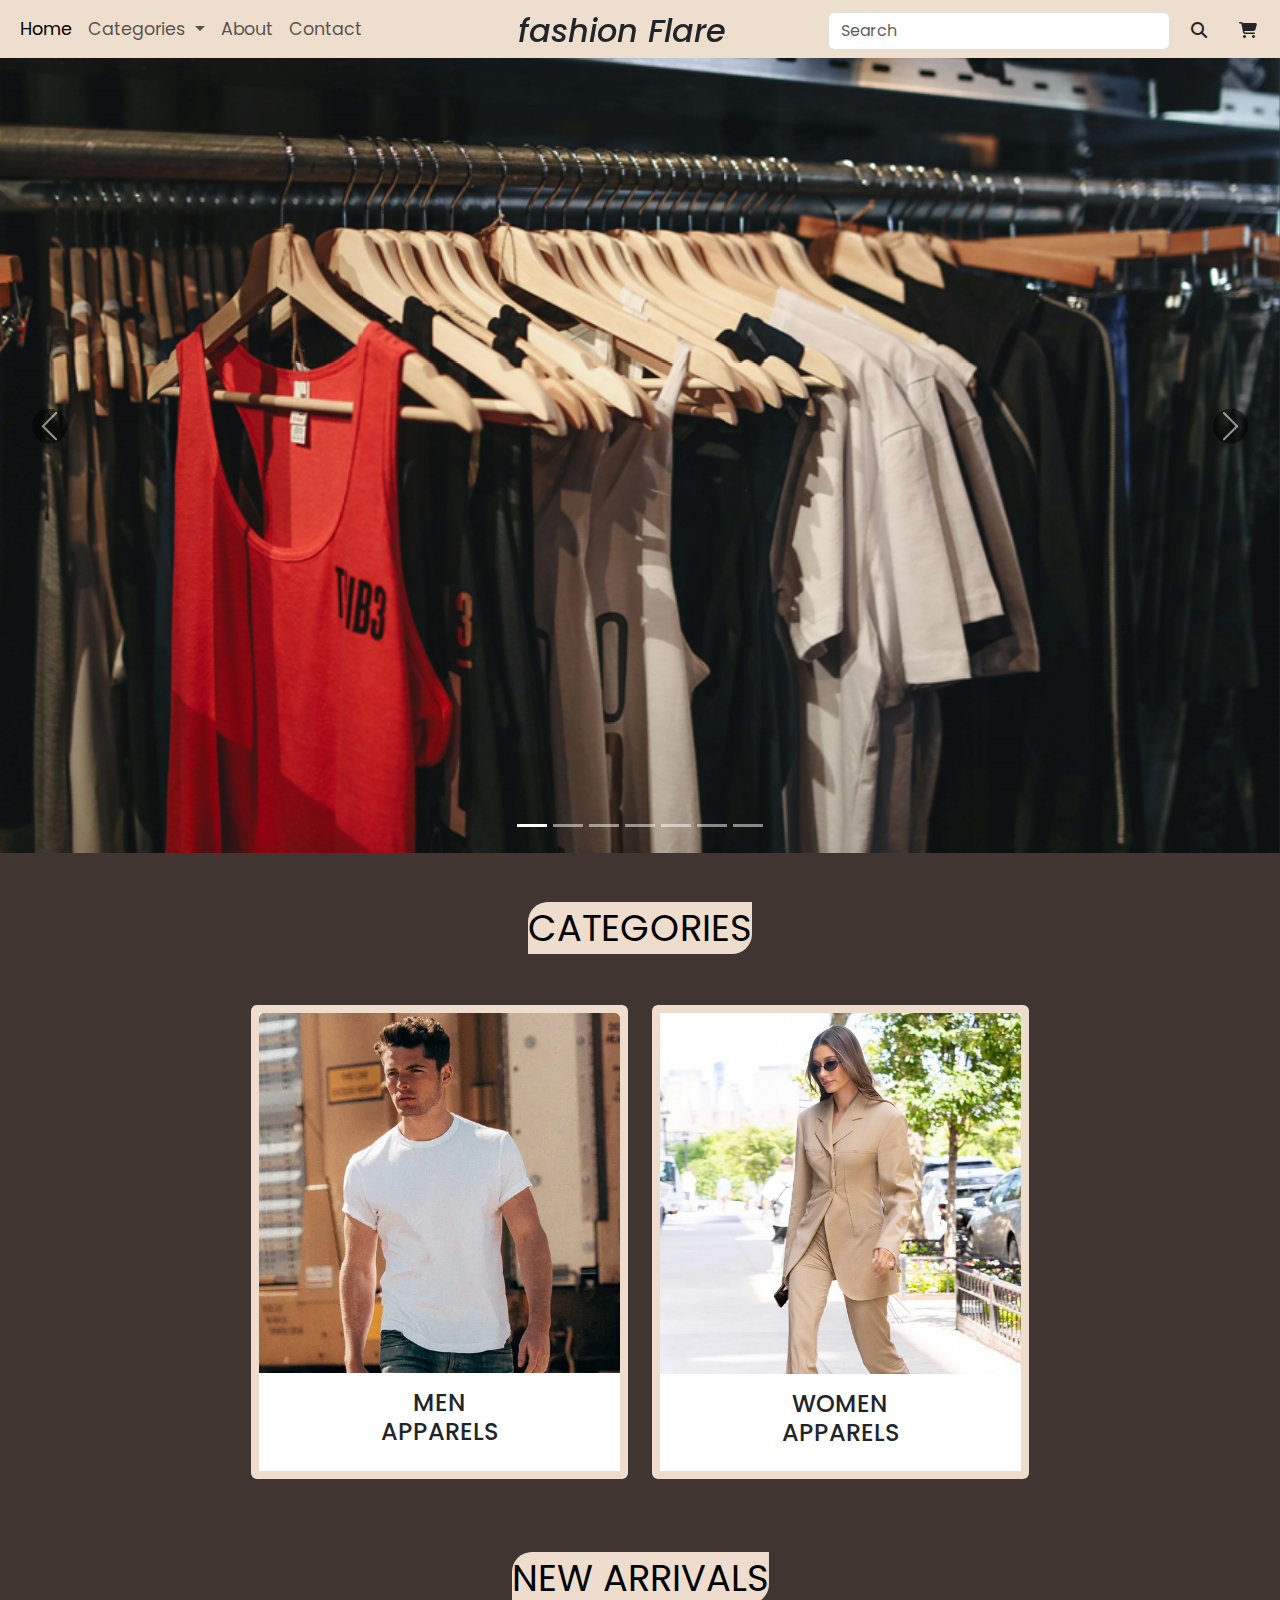
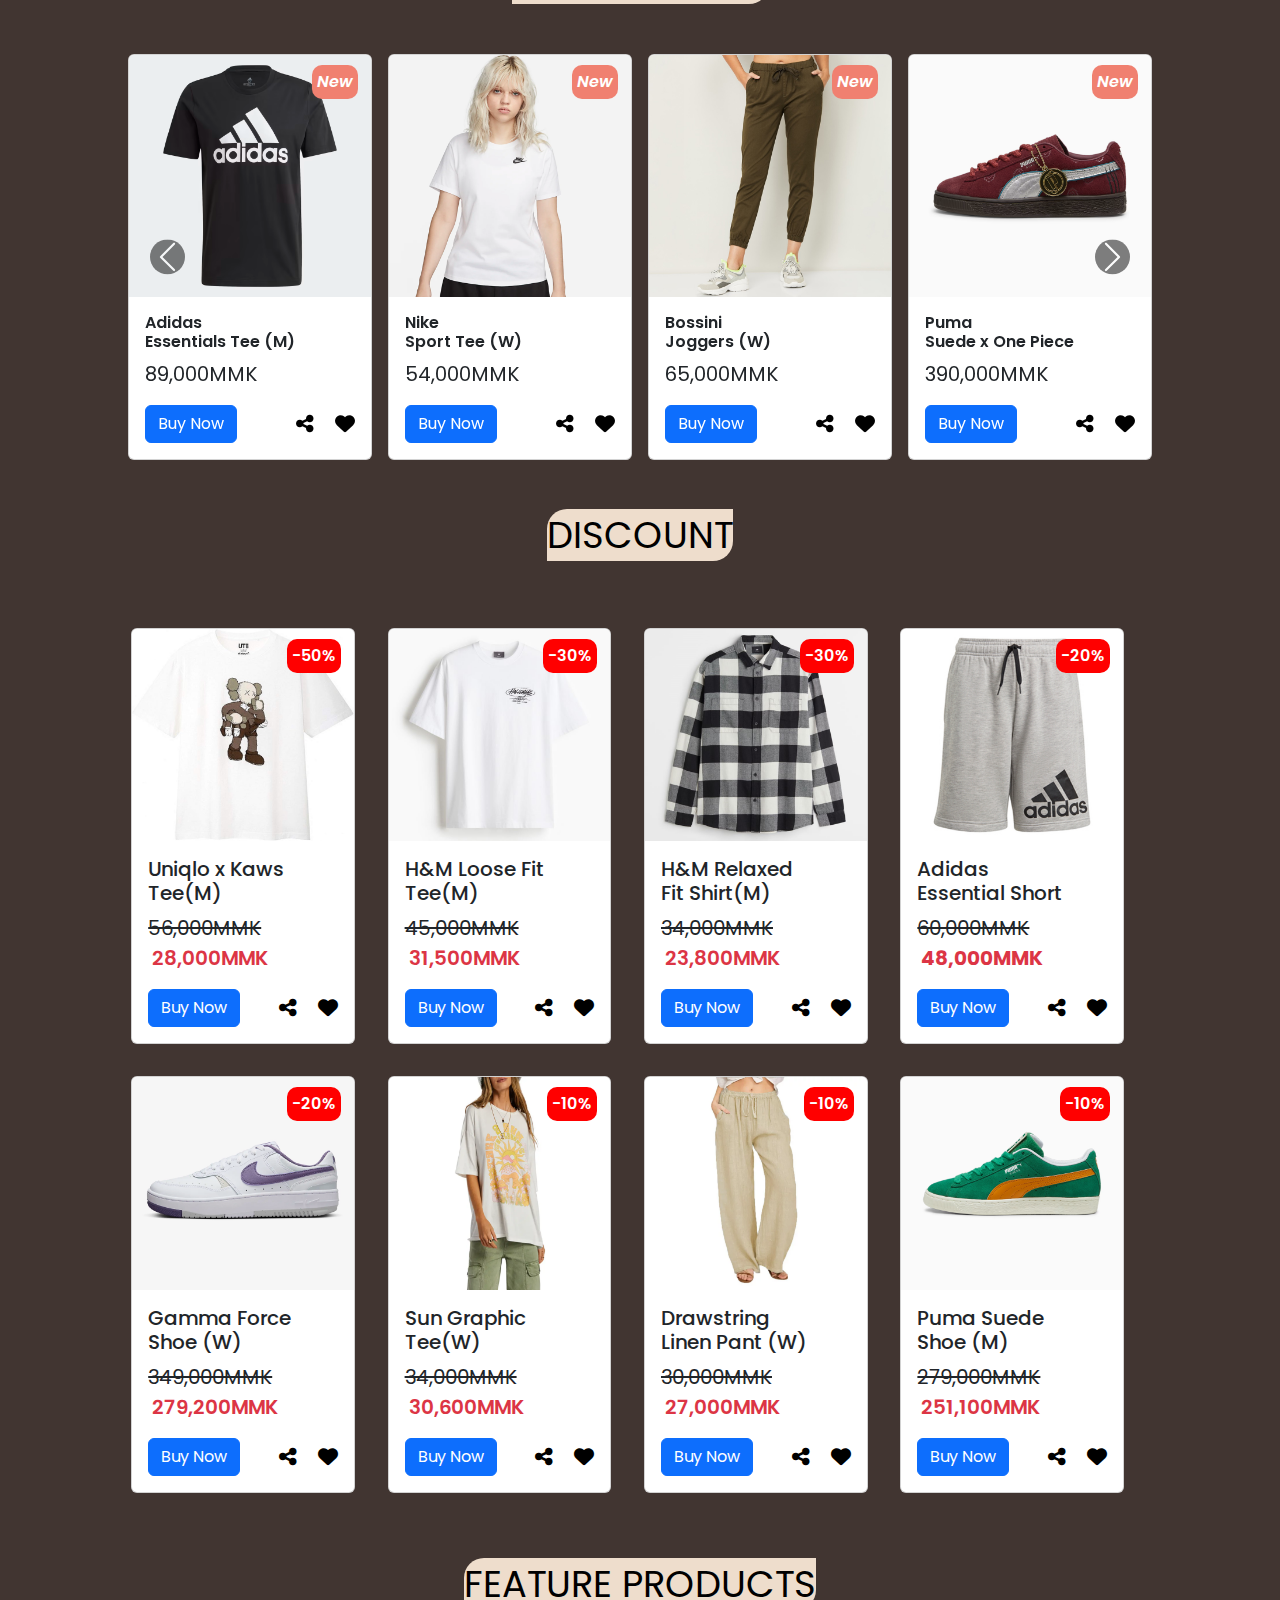
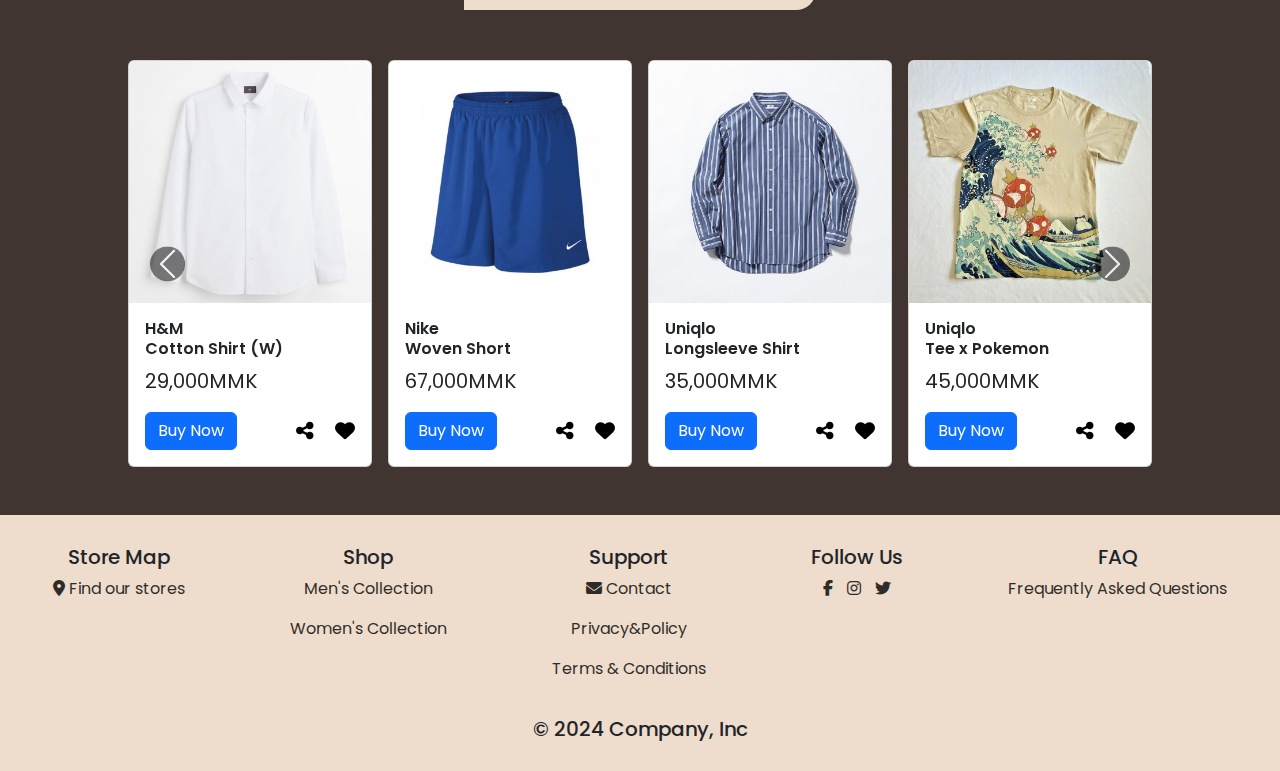
<file: index.html>
<!DOCTYPE html>
<html lang="en">

<head>
    <meta charset="UTF-8">
    <meta name="viewport" content="width=device-width, initial-scale=1.0">
    <title>Fashion Flare Contact</title>
    <link href="https://cdn.jsdelivr.net/npm/bootstrap@5.3.3/dist/css/bootstrap.min.css" rel="stylesheet"
        integrity="sha384-QWTKZyjpPEjISv5WaRU9OFeRpok6YctnYmDr5pNlyT2bRjXh0JMhjY6hW+ALEwIH" crossorigin="anonymous">
    <link href="https://cdnjs.cloudflare.com/ajax/libs/font-awesome/6.5.2/css/all.min.css" rel="stylesheet">
    <link rel="preconnect" href="https://fonts.googleapis.com">
    <link rel="preconnect" href="https://fonts.gstatic.com" crossorigin>
    <link
        href="https://fonts.googleapis.com/css2?family=Poppins:ital,wght@0,100;0,200;0,300;0,400;0,500;0,600;0,700;0,800;0,900;1,100;1,200;1,300;1,400;1,500;1,600;1,700;1,800;1,900&display=swap"
        rel="stylesheet">
    <link href="css/style.css" rel="stylesheet">
</head>

<body>
    <nav class="navbar navbar-expand-xl fixed-top">
        <div class="container-fluid">
            <button class="navbar-toggler me-auto" type="button" data-bs-toggle="collapse" data-bs-target="#navbarNav"
                aria-controls="navbarNav" aria-expanded="false" aria-label="Toggle navigation">
                <span class="navbar-toggler-icon"></span>
            </button>
            <div class="collapse navbar-collapse" id="navbarNav">
                <ul class="navbar-nav mb-2 mb-lg-0">
                    <li class="nav-item">
                        <a class="nav-link active" aria-current="page" href="index.html">Home</a>
                    </li>
                    <li class="nav-item dropdown">
                        <a class="nav-link dropdown-toggle" href="#" role="button" data-bs-toggle="dropdown"
                            aria-expanded="false">
                            Categories
                        </a>
                        <ul class="dropdown-menu">
                            <li><a class="dropdown-item" href="men.html">Men wears</a></li>
                            <li><a class="dropdown-item" href="women.html">Women wears</a></li>
                            <li>
                                <hr class="dropdown-divider">
                            </li>
                            <li><a class="dropdown-item" href="#new-arrivals">New Arrivals</a></li>
                            <li><a class="dropdown-item" href="#feature-products">Feature Products</a></li>
                        </ul>
                    </li>
                    <li class="nav-item">
                        <a class="nav-link" href="about.html">About</a>
                    </li>
                    <li class="nav-item">
                        <a class="nav-link" href="contact.html">Contact</a>
                    </li>
                </ul>
            </div>
            <a class="navbar-brand text-dark brand_name" href="#">fashion flare</a>
            <form class="d-flex d-none d-md-flex me-5 mt-1" role="search">
                <input class="form-control me-2 d-md-none d-lg-flex" type="search" placeholder="Search"
                    aria-label="Search">
                <button class="btn" type="submit">
                    <i class="fa fa-search" aria-hidden="true"></i>
                </button>
            </form>
            <div class="d-md-none me-5 mt-1 search_bar">
                <button class="btn search-toggler" type="button" data-bs-toggle="collapse" data-bs-target="#searchBar"
                    aria-controls="searchBar" aria-expanded="false" aria-label="Toggle search">
                    <i class="fa fa-search" aria-hidden="true"></i>
                </button>
            </div>

            <a href="cart.html" class="btn me-auto d-inline-block cart-icon" aria-label="Cart">
                <i class="fa fa-shopping-cart" aria-hidden="true"></i>
            </a>
        </div>
        <div class="collapse d-md-none searchbar" id="searchBar">
            <form class="d-flex" role="search">
                <input class="form-control me-2" type="search" placeholder="Search" aria-label="Search">
                <button class="btn" type="button">
                    search
                </button>
            </form>
        </div>
    </nav>

    <div class="carousel-container">
        <div id="carouselExampleIndicators" class="carousel slide" data-bs-ride="carousel">
            <div class="carousel-indicators">
                <button type="button" data-bs-target="#carouselExampleIndicators" data-bs-slide-to="0" class="active"
                    aria-current="true" aria-label="Slide 1"></button>
                <button type="button" data-bs-target="#carouselExampleIndicators" data-bs-slide-to="1"
                    aria-label="Slide 2"></button>
                <button type="button" data-bs-target="#carouselExampleIndicators" data-bs-slide-to="2"
                    aria-label="Slide 3"></button>
                <button type="button" data-bs-target="#carouselExampleIndicators" data-bs-slide-to="3"
                    aria-label="Slide 4"></button>
                <button type="button" data-bs-target="#carouselExampleIndicators" data-bs-slide-to="4"
                    aria-label="Slide 5"></button>
                <button type="button" data-bs-target="#carouselExampleIndicators" data-bs-slide-to="5"
                    aria-label="Slide 6"></button>
                <button type="button" data-bs-target="#carouselExampleIndicators" data-bs-slide-to="6"
                    aria-label="Slide 7"></button>
            </div>
            <div class="carousel-inner">
                <div class="carousel-item active">
                    <img src="images/pexels-polina-tankilevitch-3875430.png" class="d-block w-100"
                        alt="Fashion Item 1" />
                </div>
                <div class="carousel-item">
                    <img src="images/pexels-pavel-danilyuk-6461325.png" class="d-block w-100" alt="Fashion Item 2" />
                </div>
                <div class="carousel-item">
                    <img src="images/pexels-rachel-claire-5531551.png" class="d-block w-100" alt="Fashion Item 3" />
                </div>
                <div class="carousel-item">
                    <img src="images/pexels-cottonbro-6068969.png" class="d-block w-100" alt="Fashion Item 4" />
                </div>
                <div class="carousel-item">
                    <img src="images/pexels-mart-production-7679877.png" class="d-block w-100" alt="Fashion Item 5" />
                </div>
                <div class="carousel-item">
                    <img src="images/pexels-rdne-5698849.png" class="d-block w-100" alt="Fashion Item 6" />
                </div>
                <div class="carousel-item">
                    <img src="images/pexels-solliefoto-298866.png" class="d-block w-100" alt="Fashion Item 7" />
                </div>
            </div>
            <button class="carousel-control-prev" type="button" data-bs-target="#carouselExampleIndicators"
                data-bs-slide="prev">
                <span class="carousel-control-prev-icon" aria-hidden="true"></span>
                <span class="visually-hidden">Previous</span>
            </button>
            <button class="carousel-control-next" type="button" data-bs-target="#carouselExampleIndicators"
                data-bs-slide="next">
                <span class="carousel-control-next-icon" aria-hidden="true"></span>
                <span class="visually-hidden">Next</span>
            </button>
        </div>
    </div>

    <div class="category-container">
        <div class="category-header mt-5 mb-5">
            <a href="#">categories</a>
        </div>
        <div class="categories-card-container">
            <div class="row row-cols-1 row-cols-sm-1 row-cols-md-2 row-cols-lg-2 row-cols-xl-2">
                <div class="col">
                    <a href="men.html"
                        class="d-flex justify-content-center justify-content-sm-center justify-content-md-end justify-content-lg-end justify-content-xl-end mb-sm-4 mb-5">
                        <div class="card">
                            <img class="card-img-top" src="images/Buck-Mason-Tee.png" alt="">
                            <div class="card-body">
                                <h4 class="card-title text-center">MEN<br>APPARELS</h4>
                            </div>
                        </div>
                    </a>
                </div>
                <div class="col">
                    <a href="women.html"
                        class="d-flex justify-content-center justify-content-sm-center justify-content-md-start justify-content-lg-start justify-content-xl-start">
                        <div class="card">
                            <img class="card-img-top"
                                src="images/hailey-bieber-is-seen-in-brooklyn-on-june-15-2022-in-new-news-photo-1657725290.jpg"
                                alt="">
                            <div class="card-body">
                                <h4 class="card-title text-center">WOMEN<br>APPARELS</h4>
                            </div>
                        </div>
                    </a>
                </div>
            </div>
        </div>
    </div>
    <div class="new-arrivals-container my-5">
        <div class="category-header mt-5 mb-5">
            <a href="#" id="new-arrivals">New Arrivals</a>
        </div>
        <div id="newItemsCarousel" class="carousel slide" data-bs-ride="carousel" data-bs-interval="4000">
            <div class="carousel-inner ">
                <div class="carousel-item active">
                    <div class="row g-3">
                        <div class="col-12 col-sm-6 col-md-6 col-lg-3">
                            <div class="card">
                                <span class="new-card">New</span>
                                <img src="images/Essentials_Big_Logo_Tee_Black_GK9120_01_laydown.jpg"
                                    class="card-img-top" alt="...">
                                <div class="card-body">
                                    <h6 class="card-title fw-semibold">Adidas<br>Essentials Tee (M)</h6>
                                    <p class="card-text">89,000MMK</p>
                                    <div class="d-flex justify-content-between align-items-center">
                                        <div>
                                            <a href="#" class="btn btn-primary">Buy Now</a>
                                        </div>
                                        <div class="icons">
                                            <a href=""><i class="fa fa-share-alt me-3" aria-hidden="true"></i></a>
                                            <a href=""><i class="fa fa-heart" aria-hidden="true"></i></a>
                                        </div>
                                    </div>
                                </div>
                            </div>
                        </div>
                        <div class="col-12 col-sm-6 col-md-6 col-lg-3">
                            <div class="card">
                                <span class="new-card">New</span>
                                <img src="images/nike-sport-tee-women.png" class="card-img-top" alt="...">
                                <div class="card-body">
                                    <h6 class="card-title fw-semibold">Nike<br>Sport Tee (W)</h6>
                                    <p class="card-text">54,000MMK</p>
                                    <div class="d-flex justify-content-between align-items-center">
                                        <div>
                                            <a href="#" class="btn btn-primary">Buy Now</a>
                                        </div>
                                        <div class="icons">
                                            <a href=""><i class="fa fa-share-alt me-3" aria-hidden="true"></i></a>
                                            <a href=""><i class="fa fa-heart" aria-hidden="true"></i></a>
                                        </div>
                                    </div>
                                </div>
                            </div>
                        </div>
                        <div class="col-12 col-sm-6 col-md-6 col-lg-3">
                            <div class="card">
                                <span class="new-card">New</span>
                                <img src="images/bossini-solid-joggers-women.jpg" class="card-img-top" alt="...">
                                <div class="card-body">
                                    <h6 class="card-title fw-semibold">Bossini<br>Joggers (W)</h6>
                                    <p class="card-text">65,000MMK</p>
                                    <div class="d-flex justify-content-between align-items-center">
                                        <div>
                                            <a href="#" class="btn btn-primary">Buy Now</a>
                                        </div>
                                        <div class="icons">
                                            <a href=""><i class="fa fa-share-alt me-3" aria-hidden="true"></i></a>
                                            <a href=""><i class="fa fa-heart" aria-hidden="true"></i></a>
                                        </div>
                                    </div>
                                </div>
                            </div>
                        </div>
                        <div class="col-12 col-sm-6 col-md-6 col-lg-3">
                            <div class="card">
                                <span class="new-card">New</span>
                                <img src="images/PUMA-x-ONE-PIECE-Suede-Red-Haired-Shanks-Sneakers-Youth.png"
                                    class="card-img-top" alt="...">
                                <div class="card-body">
                                    <h6 class="card-title fw-semibold">Puma<br>Suede x One Piece</h6>
                                    <p class="card-text">390,000MMK</p>
                                    <div class="d-flex justify-content-between align-items-center">
                                        <div>
                                            <a href="#" class="btn btn-primary">Buy Now</a>
                                        </div>
                                        <div class="icons">
                                            <a href=""><i class="fa fa-share-alt me-3" aria-hidden="true"></i></a>
                                            <a href=""><i class="fa fa-heart" aria-hidden="true"></i></a>
                                        </div>
                                    </div>
                                </div>
                            </div>
                        </div>
                    </div>
                </div>
                <div class="carousel-item">
                    <div class="row g-3">
                        <div class="col-12 col-sm-6 col-md-6 col-lg-3">
                            <div class="card">
                                <span class="new-card">New</span>
                                <img src="images/zara-jeans-women.jpg" class="card-img-top" alt="...">
                                <div class="card-body">
                                    <h6 class="card-title fw-semibold">Zara<br>Jeans (W)</h6>
                                    <p class="card-text">74,000MMK</p>
                                    <div class="d-flex justify-content-between align-items-center">
                                        <div>
                                            <a href="#" class="btn btn-primary">Buy Now</a>
                                        </div>
                                        <div class="icons">
                                            <a href=""><i class="fa fa-share-alt me-3" aria-hidden="true"></i></a>
                                            <a href=""><i class="fa fa-heart" aria-hidden="true"></i></a>
                                        </div>
                                    </div>
                                </div>
                            </div>
                        </div>
                        <div class="col-12 col-sm-6 col-md-6 col-lg-3">
                            <div class="card">
                                <span class="new-card">New</span>
                                <img src="images/vans-checkerboard.png" class="card-img-top" alt="...">
                                <div class="card-body">
                                    <h6 class="card-title fw-semibold">Vans<br>Checkerboard Shoe</h6>
                                    <p class="card-text">156,000MMK</p>
                                    <div class="d-flex justify-content-between align-items-center">
                                        <div>
                                            <a href="#" class="btn btn-primary">Buy Now</a>
                                        </div>
                                        <div class="icons">
                                            <a href=""><i class="fa fa-share-alt me-3" aria-hidden="true"></i></a>
                                            <a href=""><i class="fa fa-heart" aria-hidden="true"></i></a>
                                        </div>
                                    </div>
                                </div>
                            </div>
                        </div>
                        <div class="col-12 col-sm-6 col-md-6 col-lg-3">
                            <div class="card">
                                <span class="new-card">New</span>
                                <img src="images/business-casual-women-tee.png" class="card-img-top" alt="...">
                                <div class="card-body">
                                    <h6 class="card-title fw-semibold">Vintage<br>Casual Shirt (W)</h6>
                                    <p class="card-text">38,000MMK</p>
                                    <div class="d-flex justify-content-between align-items-center">
                                        <div>
                                            <a href="#" class="btn btn-primary">Buy Now</a>
                                        </div>
                                        <div>
                                            <a href=""><i class="fa fa-share-alt me-3" aria-hidden="true"></i></a>
                                            <a href=""><i class="fa fa-heart" aria-hidden="true"></i></a>
                                        </div>
                                    </div>
                                </div>
                            </div>
                        </div>
                        <div class="col-12 col-sm-6 col-md-6 col-lg-3">
                            <div class="card">
                                <span class="new-card">New</span>
                                <img src="images/airism-cotton-short.png" class="card-img-top" alt="...">
                                <div class="card-body">
                                    <h6 class="card-title fw-semibold">Uniqlo<br>Airism Short (M)</h6>
                                    <p class="card-text">39,000MMK</p>
                                    <div class="d-flex justify-content-between align-items-center">
                                        <div>
                                            <a href="#" class="btn btn-primary">Buy Now</a>
                                        </div>
                                        <div>
                                            <a href=""><i class="fa fa-share-alt me-3" aria-hidden="true"></i></a>
                                            <a href=""><i class="fa fa-heart" aria-hidden="true"></i></a>
                                        </div>
                                    </div>
                                </div>
                            </div>
                        </div>
                    </div>
                </div>
            </div>
            <button class="carousel-control-prev" type="button" data-bs-target="#newItemsCarousel" data-bs-slide="prev">
                <span class="carousel-control-prev-icon" aria-hidden="true"></span>
                <span class="visually-hidden">Previous</span>
            </button>
            <button class="carousel-control-next" type="button" data-bs-target="#newItemsCarousel" data-bs-slide="next">
                <span class="carousel-control-next-icon" aria-hidden="true"></span>
                <span class="visually-hidden">Next</span>
            </button>
        </div>
    </div>

    <div class="discount-container">
        <div class="category-header mt-5 mb-5">
            <a href="#">Discount</a>
        </div>
        <div class="discount-items-container">
            <div class="row p-3 g-2 g-sm-2">
                <div class="col-12 col-sm-6 col-md-6 col-lg-3">
                    <div class="card">
                        <span class="discount-percent">-50%</span>
                        <img src="images/UniqloxKaws.png" class="card-img-top" alt="...">
                        <div class="card-body">
                            <h5 class="card-title">Uniqlo x Kaws<br>Tee(M)</h5>
                            <p>
                                <del class="card-text">56,000MMK</del>
                                <span class="card-text text-danger ms-1 fw-semibold">28,000MMK</span>
                            </p>
                            <div class="d-flex justify-content-between align-items-center">
                                <div>
                                    <a href="#" class="btn btn-primary">Buy Now</a>
                                </div>
                                <div class="icons">
                                    <a href=""><i class="fa fa-share-alt me-3" aria-hidden="true"></i></a>
                                    <a href=""><i class="fa fa-heart" aria-hidden="true"></i></a>
                                </div>
                            </div>
                        </div>
                    </div>
                </div>
                <div class="col-12 col-sm-6 col-md-6 col-lg-3">
                    <div class="card">
                        <span class="discount-percent">-30%</span>
                        <img src="images/loosefitprintedtee.png" class="card-img-top" alt="...">
                        <div class="card-body">
                            <h5 class="card-title">H&M Loose Fit<br>Tee(M)</h5>
                            <p>
                                <del class="card-text">45,000MMK</del>
                                <span class="card-text text-danger ms-1 fw-semibold">31,500MMK</span>
                            </p>
                            <div class="d-flex justify-content-between align-items-center">
                                <div>
                                    <a href="#" class="btn btn-primary">Buy Now</a>
                                </div>
                                <div class="icons">
                                    <a href=""><i class="fa fa-share-alt me-3" aria-hidden="true"></i></a>
                                    <a href=""><i class="fa fa-heart" aria-hidden="true"></i></a>
                                </div>
                            </div>
                        </div>
                    </div>
                </div>
                <div class="col-12 col-sm-6 col-md-6 col-lg-3">
                    <div class="card">
                        <span class="discount-percent">-30%</span>
                        <img src="images/H&M-relaxed-fit-shirt.png" class="card-img-top" alt="...">
                        <div class="card-body">
                            <h5 class="card-title">H&M Relaxed<br>Fit Shirt(M)</h5>
                            <p>
                                <del class="card-text">34,000MMK</del>
                                <span class="card-text text-danger ms-1 fw-semibold">23,800MMK</span>
                            </p>
                            <div class="d-flex justify-content-between align-items-center">
                                <div>
                                    <a href="#" class="btn btn-primary">Buy Now</a>
                                </div>
                                <div class="icons">
                                    <a href=""><i class="fa fa-share-alt me-3" aria-hidden="true"></i></a>
                                    <a href=""><i class="fa fa-heart" aria-hidden="true"></i></a>
                                </div>
                            </div>
                        </div>
                    </div>
                </div>
                <div class="col-12 col-sm-6 col-md-6 col-lg-3">
                    <div class="card">
                        <span class="discount-percent">-20%</span>
                        <img src="images/adidas-essential-short.png" class="card-img-top" alt="...">
                        <div class="card-body">
                            <h5 class="card-title">Adidas<br>Essential Short</h5>
                            <p>
                                <del class="card-text">60,000MMK</del>
                                <span class="card-text text-danger ms-1 fw-bold">48,000MMK</span>
                            </p>
                            <div class="d-flex justify-content-between align-items-center">
                                <div>
                                    <a href="#" class="btn btn-primary">Buy Now</a>
                                </div>
                                <div class="icons">
                                    <a href=""><i class="fa fa-share-alt me-3" aria-hidden="true"></i></a>
                                    <a href=""><i class="fa fa-heart" aria-hidden="true"></i></a>
                                </div>
                            </div>
                        </div>
                    </div>
                </div>
            </div>
            <div class="row p-3 g-2 g-sm-2">
                <div class="col-12 col-sm-6 col-md-6 col-lg-3">
                    <div class="card">
                        <span class="discount-percent">-20%</span>
                        <img src="images/gamma-force-womens-shoes.png" class="card-img-top" alt="...">
                        <div class="card-body">
                            <h5 class="card-title">Gamma Force<br>Shoe (W)</h5>
                            <p>
                                <del class="card-text">349,000MMK</del>
                                <span class="card-text text-danger ms-1 fw-semibold">279,200MMK</span>
                            </p>
                            <div class="d-flex justify-content-between align-items-center">
                                <div>
                                    <a href="#" class="btn btn-primary">Buy Now</a>
                                </div>
                                <div class="icons">
                                    <a href=""><i class="fa fa-share-alt me-3" aria-hidden="true"></i></a>
                                    <a href=""><i class="fa fa-heart" aria-hidden="true"></i></a>
                                </div>
                            </div>
                        </div>
                    </div>
                </div>
                <div class="col-12 col-sm-6 col-md-6 col-lg-3">
                    <div class="card">
                        <span class="discount-percent">-10%</span>
                        <img src="images/sun-graphic-tee-women.png" class="card-img-top" alt="...">
                        <div class="card-body">
                            <h5 class="card-title">Sun Graphic<br>Tee(W)</h5>
                            <p>
                                <del class="card-text">34,000MMK</del>
                                <span class="card-text text-danger ms-1 fw-semibold">30,600MMK</span>
                            </p>
                            <div class="d-flex justify-content-between align-items-center">
                                <div>
                                    <a href="#" class="btn btn-primary">Buy Now</a>
                                </div>
                                <div class="icons">
                                    <a href=""><i class="fa fa-share-alt me-3" aria-hidden="true"></i></a>
                                    <a href=""><i class="fa fa-heart" aria-hidden="true"></i></a>
                                </div>
                            </div>
                        </div>
                    </div>
                </div>
                <div class="col-12 col-sm-6 col-md-6 col-lg-3">
                    <div class="card">
                        <span class="discount-percent">-10%</span>
                        <img src="images/linen-pants.png" class="card-img-top" alt="...">
                        <div class="card-body">
                            <h5 class="card-title">Drawstring<br>Linen Pant (W)</h5>
                            <p>
                                <del class="card-text">30,000MMK</del>
                                <span class="card-text text-danger ms-1 fw-semibold">27,000MMK</span>
                            </p>
                            <div class="d-flex justify-content-between align-items-center">
                                <div>
                                    <a href="#" class="btn btn-primary">Buy Now</a>
                                </div>
                                <div class="icons">
                                    <a href=""><i class="fa fa-share-alt me-3" aria-hidden="true"></i></a>
                                    <a href=""><i class="fa fa-heart" aria-hidden="true"></i></a>
                                </div>
                            </div>
                        </div>
                    </div>
                </div>
                <div class="col-12 col-sm-6 col-md-6 col-lg-3">
                    <div class="card">
                        <span class="discount-percent">-10%</span>
                        <img src="images/Suede-Patch-Sneakers.png" class="card-img-top" alt="...">
                        <div class="card-body">
                            <h5 class="card-title">Puma Suede<br>Shoe (M)</h5>
                            <p>
                                <del class="card-text">279,000MMK</del>
                                <span class="card-text text-danger ms-1 fw-semibold">251,100MMK</span>
                            </p>
                            <div class="d-flex justify-content-between align-items-center">
                                <div>
                                    <a href="#" class="btn btn-primary">Buy Now</a>
                                </div>
                                <div class="icons">
                                    <a href=""><i class="fa fa-share-alt me-3" aria-hidden="true"></i></a>
                                    <a href=""><i class="fa fa-heart" aria-hidden="true"></i></a>
                                </div>
                            </div>
                        </div>
                    </div>
                </div>
            </div>
        </div>
    </div>

    <div class="feature-products-container my-5">
        <div class="category-header mt-5 mb-5">
            <a href="#" id="feature-products">Feature Products</a>
        </div>
        <div id="feaItemsCarousel" class="carousel slide" data-bs-ride="carousel" data-bs-interval="4000">
            <div class="carousel-inner ">
                <div class="carousel-item active">
                    <div class="row g-3">
                        <div class="col-12 col-sm-6 col-md-6 col-lg-3">
                            <div class="card">
                                <img src="images/H&M-cotton-shirt.jpg" class="card-img-top" alt="...">
                                <div class="card-body">
                                    <h6 class="card-title fw-semibold">H&M<br>Cotton Shirt (W)</h6>
                                    <p class="card-text">29,000MMK</p>
                                    <div class="d-flex justify-content-between align-items-center">
                                        <div>
                                            <a href="#" class="btn btn-primary">Buy Now</a>
                                        </div>
                                        <div class="icons">
                                            <a href=""><i class="fa fa-share-alt me-3" aria-hidden="true"></i></a>
                                            <a href=""><i class="fa fa-heart" aria-hidden="true"></i></a>
                                        </div>
                                    </div>
                                </div>
                            </div>
                        </div>
                        <div class="col-12 col-sm-6 col-md-6 col-lg-3">
                            <div class="card">
                                <img src="images/nike-classic-woven-short.jpg" class="card-img-top" alt="...">
                                <div class="card-body">
                                    <h6 class="card-title fw-semibold">Nike<br>Woven Short</h6>
                                    <p class="card-text">67,000MMK</p>
                                    <div class="d-flex justify-content-between align-items-center">
                                        <div>
                                            <a href="#" class="btn btn-primary">Buy Now</a>
                                        </div>
                                        <div class="icons">
                                            <a href=""><i class="fa fa-share-alt me-3" aria-hidden="true"></i></a>
                                            <a href=""><i class="fa fa-heart" aria-hidden="true"></i></a>
                                        </div>
                                    </div>
                                </div>
                            </div>
                        </div>
                        <div class="col-12 col-sm-6 col-md-6 col-lg-3">
                            <div class="card">
                                <img src="images/uniqlo-long-sleeve-shirt.jpg" class="card-img-top" alt="...">
                                <div class="card-body">
                                    <h6 class="card-title fw-semibold">Uniqlo<br>Longsleeve Shirt</h6>
                                    <p class="card-text">35,000MMK</p>
                                    <div class="d-flex justify-content-between align-items-center">
                                        <div>
                                            <a href="#" class="btn btn-primary">Buy Now</a>
                                        </div>
                                        <div class="icons">
                                            <a href=""><i class="fa fa-share-alt me-3" aria-hidden="true"></i></a>
                                            <a href=""><i class="fa fa-heart" aria-hidden="true"></i></a>
                                        </div>
                                    </div>
                                </div>
                            </div>
                        </div>
                        <div class="col-12 col-sm-6 col-md-6 col-lg-3">
                            <div class="card">
                                <img src="images/new-arrival-pokemon-uniqlo.jpg" class="card-img-top" alt="...">
                                <div class="card-body">
                                    <h6 class="card-title fw-semibold">Uniqlo<br>Tee x Pokemon</h6>
                                    <p class="card-text">45,000MMK</p>
                                    <div class="d-flex justify-content-between align-items-center">
                                        <div>
                                            <a href="#" class="btn btn-primary">Buy Now</a>
                                        </div>
                                        <div class="icons">
                                            <a href=""><i class="fa fa-share-alt me-3" aria-hidden="true"></i></a>
                                            <a href=""><i class="fa fa-heart" aria-hidden="true"></i></a>
                                        </div>
                                    </div>
                                </div>
                            </div>
                        </div>
                    </div>
                </div>
                <div class="carousel-item">
                    <div class="row g-3">
                        <div class="col-12 col-sm-6 col-md-6 col-lg-3">
                            <div class="card">
                                <img src="images/Ultraboost.png" class="card-img-top" alt="...">
                                <div class="card-body">
                                    <h6 class="card-title fw-semibold">Adidas<br>Ultraboost Shoe</h6>
                                    <p class="card-text">674,000MMK</p>
                                    <div class="d-flex justify-content-between align-items-center">
                                        <div>
                                            <a href="#" class="btn btn-primary">Buy Now</a>
                                        </div>
                                        <div class="icons">
                                            <a href=""><i class="fa fa-share-alt me-3" aria-hidden="true"></i></a>
                                            <a href=""><i class="fa fa-heart" aria-hidden="true"></i></a>
                                        </div>
                                    </div>
                                </div>
                            </div>
                        </div>
                        <div class="col-12 col-sm-6 col-md-6 col-lg-3">
                            <div class="card">
                                <img src="images/Power-Colourblock-Women's-Tee.png" class="card-img-top" alt="...">
                                <div class="card-body">
                                    <h6 class="card-title fw-semibold">Puma<br>Colourblock Tee (W)</h6>
                                    <p class="card-text">96,000MMK</p>
                                    <div class="d-flex justify-content-between align-items-center">
                                        <div>
                                            <a href="#" class="btn btn-primary">Buy Now</a>
                                        </div>
                                        <div class="icons">
                                            <a href=""><i class="fa fa-share-alt me-3" aria-hidden="true"></i></a>
                                            <a href=""><i class="fa fa-heart" aria-hidden="true"></i></a>
                                        </div>
                                    </div>
                                </div>
                            </div>
                        </div>
                        <div class="col-12 col-sm-6 col-md-6 col-lg-3">
                            <div class="card">
                                <img src="images/cut-out-wide-leg-flare-pant-shein.jpg" class="card-img-top" alt="...">
                                <div class="card-body">
                                    <h6 class="card-title fw-semibold">Shein<br>Flare Pant (W)</h6>
                                    <p class="card-text">58,000MMK</p>
                                    <div class="d-flex justify-content-between align-items-center">
                                        <div>
                                            <a href="#" class="btn btn-primary">Buy Now</a>
                                        </div>
                                        <div>
                                            <a href=""><i class="fa fa-share-alt me-3" aria-hidden="true"></i></a>
                                            <a href=""><i class="fa fa-heart" aria-hidden="true"></i></a>
                                        </div>
                                    </div>
                                </div>
                            </div>
                        </div>
                        <div class="col-12 col-sm-6 col-md-6 col-lg-3">
                            <div class="card">
                                <img src="images/newbalance-550.png" class="card-img-top" alt="...">
                                <div class="card-body">
                                    <h6 class="card-title fw-semibold">New Balance<br>550 Shoe (M)</h6>
                                    <p class="card-text">430,000MMK</p>
                                    <div class="d-flex justify-content-between align-items-center">
                                        <div>
                                            <a href="#" class="btn btn-primary">Buy Now</a>
                                        </div>
                                        <div>
                                            <a href=""><i class="fa fa-share-alt me-3" aria-hidden="true"></i></a>
                                            <a href=""><i class="fa fa-heart" aria-hidden="true"></i></a>
                                        </div>
                                    </div>
                                </div>
                            </div>
                        </div>
                    </div>
                </div>
            </div>
            <button class="carousel-control-prev" type="button" data-bs-target="#feaItemsCarousel" data-bs-slide="prev">
                <span class="carousel-control-prev-icon" aria-hidden="true"></span>
                <span class="visually-hidden">Previous</span>
            </button>
            <button class="carousel-control-next" type="button" data-bs-target="#feaItemsCarousel" data-bs-slide="next">
                <span class="carousel-control-next-icon" aria-hidden="true"></span>
                <span class="visually-hidden">Next</span>
            </button>
        </div>
    </div>
    <footer class="mt-3">
        <div class="footer-container">
            <div class="footer-section">
                <h5>Store Map</h5>
                <p>
                    <a href="#store-map">
                        <i class="fas fa-map-marker-alt"></i> Find our stores
                    </a>
                </p>
            </div>
            <div class="footer-section">
                <h5>Shop</h5>
                <p><a href="men.html">Men's Collection</a></p>
                <p><a href="women.html">Women's Collection</a></p>
            </div>
            <div class="footer-section">
                <h5>Support</h5>
                <p>
                    <a href="contact.html"> <i class="fas fa-envelope"></i> Contact </a>
                </p>
                <p>
                    <a href="#privacy">Privacy&Policy</a>
                </p>
                <p>
                    <a href="#terms">Terms & Conditions</a>
                </p>
            </div>
            <div class="footer-section">
                <h5>Follow Us</h5>
                <p>
                    <a href="https://facebook.com" target="_blank" class="footer-icon">
                        <i class="fab fa-facebook-f"></i>
                    </a>

                    <a href="https://instagram.com" target="_blank" class="footer-icon">
                        <i class="fab fa-instagram"></i>
                    </a>

                    <a href="https://twitter.com" target="_blank" class="footer-icon">
                        <i class="fab fa-twitter"></i>
                    </a>
                </p>
            </div>
            <div class="footer-section">
                <h5>FAQ</h5>
                <p>
                    <a href="#faq">Frequently Asked Questions</a>
                </p>
            </div>
        </div>
        <div class="footer-section text-center">
            <h5>© 2024 Company, Inc</h5>
        </div>
    </footer>
    <script src="js/index.js"></script>
    <script src="https://cdn.jsdelivr.net/npm/bootstrap@5.3.3/dist/js/bootstrap.bundle.min.js"
        integrity="sha384-YvpcrYf0tY3lHB60NNkmXc5s9fDVZLESaAA55NDzOxhy9GkcIdslK1eN7N6jIeHz"
        crossorigin="anonymous"></script>
</body>

</html>
</file>
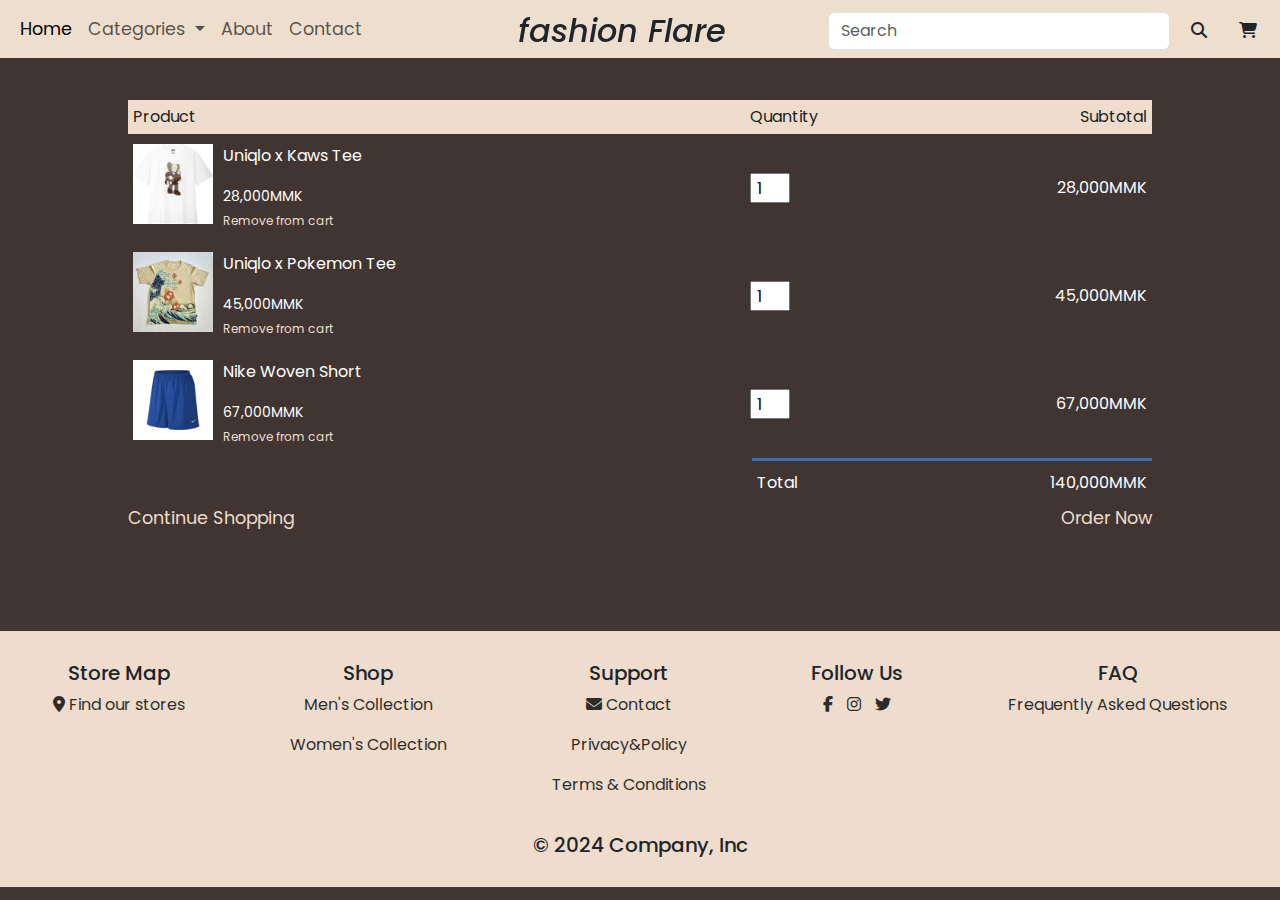
<file: cart.html>
<!DOCTYPE html>
<html lang="en">

<head>
    <meta charset="UTF-8">
    <meta name="viewport" content="width=device-width, initial-scale=1.0">
    <title>Fashion Flare Contact</title>
    <link href="https://cdn.jsdelivr.net/npm/bootstrap@5.3.3/dist/css/bootstrap.min.css" rel="stylesheet"
        integrity="sha384-QWTKZyjpPEjISv5WaRU9OFeRpok6YctnYmDr5pNlyT2bRjXh0JMhjY6hW+ALEwIH" crossorigin="anonymous">
    <link href="https://cdnjs.cloudflare.com/ajax/libs/font-awesome/6.5.2/css/all.min.css" rel="stylesheet">
    <link rel="preconnect" href="https://fonts.googleapis.com">
    <link rel="preconnect" href="https://fonts.gstatic.com" crossorigin>
    <link
        href="https://fonts.googleapis.com/css2?family=Poppins:ital,wght@0,100;0,200;0,300;0,400;0,500;0,600;0,700;0,800;0,900;1,100;1,200;1,300;1,400;1,500;1,600;1,700;1,800;1,900&display=swap"
        rel="stylesheet">
    <link href="css/style.css" rel="stylesheet">
</head>

<body>
    <nav class="navbar navbar-expand-xl fixed-top">
        <div class="container-fluid">
            <button class="navbar-toggler me-auto" type="button" data-bs-toggle="collapse" data-bs-target="#navbarNav"
                aria-controls="navbarNav" aria-expanded="false" aria-label="Toggle navigation">
                <span class="navbar-toggler-icon"></span>
            </button>
            <div class="collapse navbar-collapse" id="navbarNav">
                <ul class="navbar-nav mb-2 mb-lg-0">
                    <li class="nav-item">
                        <a class="nav-link active" aria-current="page" href="index.html">Home</a>
                    </li>
                    <li class="nav-item dropdown">
                        <a class="nav-link dropdown-toggle" href="#" role="button" data-bs-toggle="dropdown"
                            aria-expanded="false">
                            Categories
                        </a>
                        <ul class="dropdown-menu">
                            <li><a class="dropdown-item" href="men.html">Men wears</a></li>
                            <li><a class="dropdown-item" href="women.html">Women wears</a></li>
                            <li>
                                <hr class="dropdown-divider">
                            </li>
                            <li><a class="dropdown-item" href="#new-arrivals">New Arrivals</a></li>
                            <li><a class="dropdown-item" href="#feature-products">Feature Products</a></li>
                        </ul>
                    </li>
                    <li class="nav-item">
                        <a class="nav-link" href="about.html">About</a>
                    </li>
                    <li class="nav-item">
                        <a class="nav-link" href="contact.html">Contact</a>
                    </li>
                </ul>
            </div>
            <a class="navbar-brand text-dark brand_name" href="#">fashion flare</a>
            <form class="d-flex d-none d-md-flex me-5 mt-1" role="search">
                <input class="form-control me-2 d-md-none d-lg-flex" type="search" placeholder="Search"
                    aria-label="Search">
                <button class="btn" type="submit">
                    <i class="fa fa-search" aria-hidden="true"></i>
                </button>
            </form>
            <div class="d-md-none me-5 mt-1 search_bar">
                <button class="btn search-toggler" type="button" data-bs-toggle="collapse" data-bs-target="#searchBar"
                    aria-controls="searchBar" aria-expanded="false" aria-label="Toggle search">
                    <i class="fa fa-search" aria-hidden="true"></i>
                </button>
            </div>

            <a href="cart.html" class="btn me-auto d-inline-block cart-icon" aria-label="Cart">
                <i class="fa fa-shopping-cart" aria-hidden="true"></i>
            </a>
        </div>
        <div class="collapse d-md-none searchbar" id="searchBar">
            <form class="d-flex" role="search">
                <input class="form-control me-2" type="search" placeholder="Search" aria-label="Search">
                <button class="btn" type="button">
                    search
                </button>
            </form>
        </div>
    </nav>
    <div class="cart-page">
        <table>
            <tr>
                <th>Product</th>
                <th>Quantity</th>
                <th>Subtotal</th>
            </tr>
            <tr>
                <td>
                    <div class="cart-info">
                        <img src="images/UniqloxKaws.png" alt="Uniqlo">
                        <div>
                            <p>Uniqlo x Kaws Tee</p>
                            <small>28,000MMK</small>
                            <br>
                            <a href="">Remove from cart</a>
                        </div>
                    </div>
                </td>
                <td><input type="number" value="1"></td>
                <td>28,000MMK</td>
            </tr>
            <tr>
                <td>
                    <div class="cart-info">
                        <img src="images/new-arrival-pokemon-uniqlo.jpg" alt="Uniqlo">
                        <div>
                            <p>Uniqlo x Pokemon Tee</p>
                            <small>45,000MMK</small>
                            <br>
                            <a href="">Remove from cart</a>
                        </div>
                    </div>
                </td>
                <td><input type="number" value="1"></td>
                <td>45,000MMK</td>
            </tr>
            <tr>
                <td>
                    <div class="cart-info">
                        <img src="images/nike-classic-woven-short.jpg" alt="Nike">
                        <div>
                            <p>Nike Woven Short</p>
                            <small>67,000MMK</small>
                            <br>
                            <a href="">Remove from cart</a>
                        </div>
                    </div>
                </td>
                <td><input type="number" value="1"></td>
                <td>67,000MMK</td>
            </tr>
        </table>
        <div class="total-price">
            <table>
                <tr>
                    <td>Total</td>
                    <td>140,000MMK</td>
                </tr>
            </table>
        </div>
        <div class="cart-button">
            <a href="index.html">Continue Shopping</a>
            <a href="#">Order Now</a>
        </div>
    </div>
    <footer class="mt-3">
        <div class="footer-container">
            <div class="footer-section">
                <h5>Store Map</h5>
                <p>
                    <a href="#store-map">
                        <i class="fas fa-map-marker-alt"></i> Find our stores
                    </a>
                </p>
            </div>
            <div class="footer-section">
                <h5>Shop</h5>
                <p><a href="men.html">Men's Collection</a></p>
                <p><a href="women.html">Women's Collection</a></p>
            </div>
            <div class="footer-section">
                <h5>Support</h5>
                <p>
                    <a href="contact.html"> <i class="fas fa-envelope"></i> Contact </a>
                </p>
                <p>
                    <a href="#privacy">Privacy&Policy</a>
                </p>
                <p>
                    <a href="#terms">Terms & Conditions</a>
                </p>
            </div>
            <div class="footer-section">
                <h5>Follow Us</h5>
                <p>
                    <a href="https://facebook.com" target="_blank" class="footer-icon">
                        <i class="fab fa-facebook-f"></i>
                    </a>

                    <a href="https://instagram.com" target="_blank" class="footer-icon">
                        <i class="fab fa-instagram"></i>
                    </a>

                    <a href="https://twitter.com" target="_blank" class="footer-icon">
                        <i class="fab fa-twitter"></i>
                    </a>
                </p>
            </div>
            <div class="footer-section">
                <h5>FAQ</h5>
                <p>
                    <a href="#faq">Frequently Asked Questions</a>
                </p>
            </div>
        </div>
        <div class="footer-section text-center">
            <h5>© 2024 Company, Inc</h5>
        </div>
    </footer>
    <script src="js/index.js"></script>
    <script src="https://cdn.jsdelivr.net/npm/bootstrap@5.3.3/dist/js/bootstrap.bundle.min.js"
        integrity="sha384-YvpcrYf0tY3lHB60NNkmXc5s9fDVZLESaAA55NDzOxhy9GkcIdslK1eN7N6jIeHz"
        crossorigin="anonymous"></script>
</body>

</html>
</file>
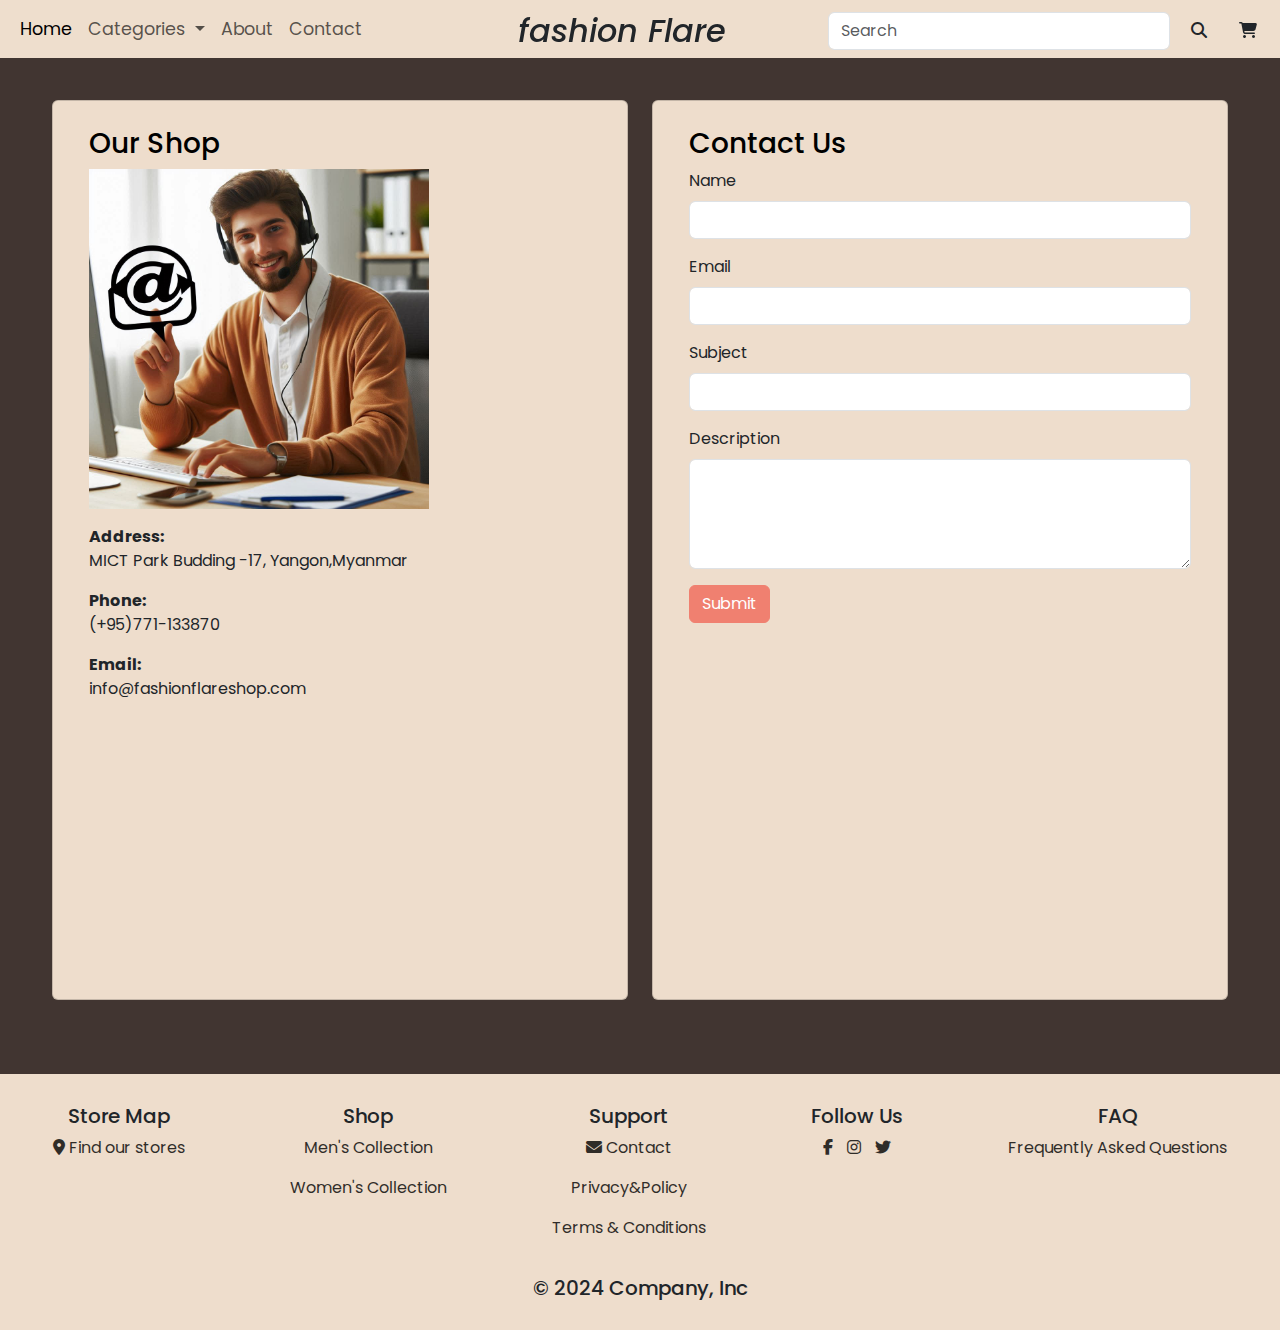
<file: contact.html>
<!DOCTYPE html>
<html lang="en">

<head>
    <meta charset="UTF-8">
    <meta name="viewport" content="width=device-width, initial-scale=1.0">
    <title>Fashion Flare</title>
    <link href="https://cdn.jsdelivr.net/npm/bootstrap@5.3.3/dist/css/bootstrap.min.css" rel="stylesheet"
        integrity="sha384-QWTKZyjpPEjISv5WaRU9OFeRpok6YctnYmDr5pNlyT2bRjXh0JMhjY6hW+ALEwIH" crossorigin="anonymous">
    <link href="https://cdnjs.cloudflare.com/ajax/libs/font-awesome/6.5.2/css/all.min.css" rel="stylesheet">
    <link rel="preconnect" href="https://fonts.googleapis.com">
    <link rel="preconnect" href="https://fonts.gstatic.com" crossorigin>
    <link
        href="https://fonts.googleapis.com/css2?family=Poppins:ital,wght@0,100;0,200;0,300;0,400;0,500;0,600;0,700;0,800;0,900;1,100;1,200;1,300;1,400;1,500;1,600;1,700;1,800;1,900&display=swap"
        rel="stylesheet">
        <link href="css/style.css" rel="stylesheet">
</head>

<body>
    <nav class="navbar navbar-expand-xl fixed-top">
        <div class="container-fluid">
            <button class="navbar-toggler me-auto" type="button" data-bs-toggle="collapse" data-bs-target="#navbarNav"
                aria-controls="navbarNav" aria-expanded="false" aria-label="Toggle navigation">
                <span class="navbar-toggler-icon"></span>
            </button>
            <div class="collapse navbar-collapse" id="navbarNav">
                <ul class="navbar-nav mb-2 mb-lg-0">
                    <li class="nav-item">
                        <a class="nav-link active" aria-current="page" href="index.html">Home</a>
                    </li>
                    <li class="nav-item dropdown">
                        <a class="nav-link dropdown-toggle" href="#" role="button" data-bs-toggle="dropdown"
                            aria-expanded="false">
                            Categories
                        </a>
                        <ul class="dropdown-menu">
                            <li><a class="dropdown-item" href="men.html">Men wears</a></li>
                            <li><a class="dropdown-item" href="women.html">Women wears</a></li>
                        </ul>
                    </li>
                    <li class="nav-item">
                        <a class="nav-link" href="about.html">About</a>
                    </li>
                    <li class="nav-item">
                        <a class="nav-link" href="contact.html">Contact</a>
                    </li>
                </ul>
            </div>
            <a class="navbar-brand text-dark brand_name" href="#">fashion flare</a>
            <form class="d-flex d-none d-md-flex me-5 mt-1" role="search">
                <input class="form-control me-2 d-md-none d-lg-flex" type="search" placeholder="Search"
                    aria-label="Search">
                <button class="btn" type="submit">
                    <i class="fa fa-search" aria-hidden="true"></i>
                </button>
            </form>
            <div class="d-md-none me-5 mt-1 search_bar">
                <button class="btn search-toggler" type="button" data-bs-toggle="collapse" data-bs-target="#searchBar"
                    aria-controls="searchBar" aria-expanded="false" aria-label="Toggle search">
                    <i class="fa fa-search" aria-hidden="true"></i>
                </button>
            </div>

            <a href="cart.html" class="btn me-auto d-inline-block cart-icon" aria-label="Cart">
                <i class="fa fa-shopping-cart" aria-hidden="true"></i>
            </a>
        </div>
        <div class="collapse d-md-none searchbar" id="searchBar">
            <form class="d-flex" role="search">
                <input class="form-control me-2" type="search" placeholder="Search" aria-label="Search">
                <button class="btn" type="button">
                    search
                </button>
            </form>
        </div>
    </nav>

    <div class="container container-custom">
        <div class="row">
            <!-- Column 1: Shop Address Details with Image -->
            <div class="col-md-6 mb-4">
                <div class="card vh-100 custom-bg">
                    <div class="card-body">
                        <h3 class="custom-text-color">Our Shop</h3>
                        <img src="images/_995d2e33-c7be-404d-984d-0eefcdc11afa.jpg" class="img-fluid mb-3 center" alt="Shop Image" width="340px"
                            height="260px">
                        <p><strong>Address:</strong><br>MICT Park Budding -17, Yangon,Myanmar</p>
                        <p><strong>Phone:</strong><br>(+95)771-133870</p>
                        <p><strong>Email:</strong><br> info@fashionflareshop.com</p>
                    </div>
                </div>
            </div>

            <!-- Column 2: Contact Form -->
            <div class="col-md-6 mb-4">
                <div class="card vh-100 custom-bg">
                    <div class="card-body">
                        <h3 class="custom-text-color">Contact Us</h3>
                        <form>
                            <div class="mb-3">
                                <label for="name" class="form-label">Name</label>
                                <input type="text" class="form-control" id="name" required>
                            </div>
                            <div class="mb-3">
                                <label for="email" class="form-label">Email</label>
                                <input type="email" class="form-control" id="email" required>
                            </div>
                            <div class="mb-3">
                                <label for="subject" class="form-label">Subject</label>
                                <input type="text" class="form-control" id="subject" required>
                            </div>
                            <div class="mb-3">
                                <label for="description" class="form-label">Description</label>
                                <textarea class="form-control" id="description" rows="4" required></textarea>
                            </div>
                            <button type="submit" class="btn custom-color text-white">Submit</button>
                        </form>
                    </div>
                </div>
            </div>
        </div>
    </div>
    <footer class="mt-3">
        <div class="footer-container">
            <div class="footer-section">
                <h5>Store Map</h5>
                <p>
                    <a href="#store-map">
                        <i class="fas fa-map-marker-alt"></i> Find our stores
                    </a>
                </p>
            </div>
            <div class="footer-section">
                <h5>Shop</h5>
                <p><a href="men.html">Men's Collection</a></p>
                <p><a href="women.html">Women's Collection</a></p>
            </div>
            <div class="footer-section">
                <h5>Support</h5>
                <p>
                    <a href="contact.html"> <i class="fas fa-envelope"></i> Contact </a>
                </p>
                <p>
                    <a href="#privacy">Privacy&Policy</a>
                </p>
                <p>
                    <a href="#terms">Terms & Conditions</a>
                </p>
            </div>
            <div class="footer-section">
                <h5>Follow Us</h5>
                <p>
                    <a href="https://facebook.com" target="_blank" class="footer-icon">
                        <i class="fab fa-facebook-f"></i>
                    </a>

                    <a href="https://instagram.com" target="_blank" class="footer-icon">
                        <i class="fab fa-instagram"></i>
                    </a>

                    <a href="https://twitter.com" target="_blank" class="footer-icon">
                        <i class="fab fa-twitter"></i>
                    </a>
                </p>
            </div>
            <div class="footer-section">
                <h5>FAQ</h5>
                <p>
                    <a href="#faq">Frequently Asked Questions</a>
                </p>
            </div>
        </div>
        <div class="footer-section text-center">
            <h5>© 2024 Company, Inc</h5>
        </div>
    </footer>
    <script src="js/index.js"></script>
    <script src="https://cdn.jsdelivr.net/npm/bootstrap@5.3.3/dist/js/bootstrap.bundle.min.js"
        integrity="sha384-YvpcrYf0tY3lHB60NNkmXc5s9fDVZLESaAA55NDzOxhy9GkcIdslK1eN7N6jIeHz"
        crossorigin="anonymous"></script>
</body>

</html>
</file>
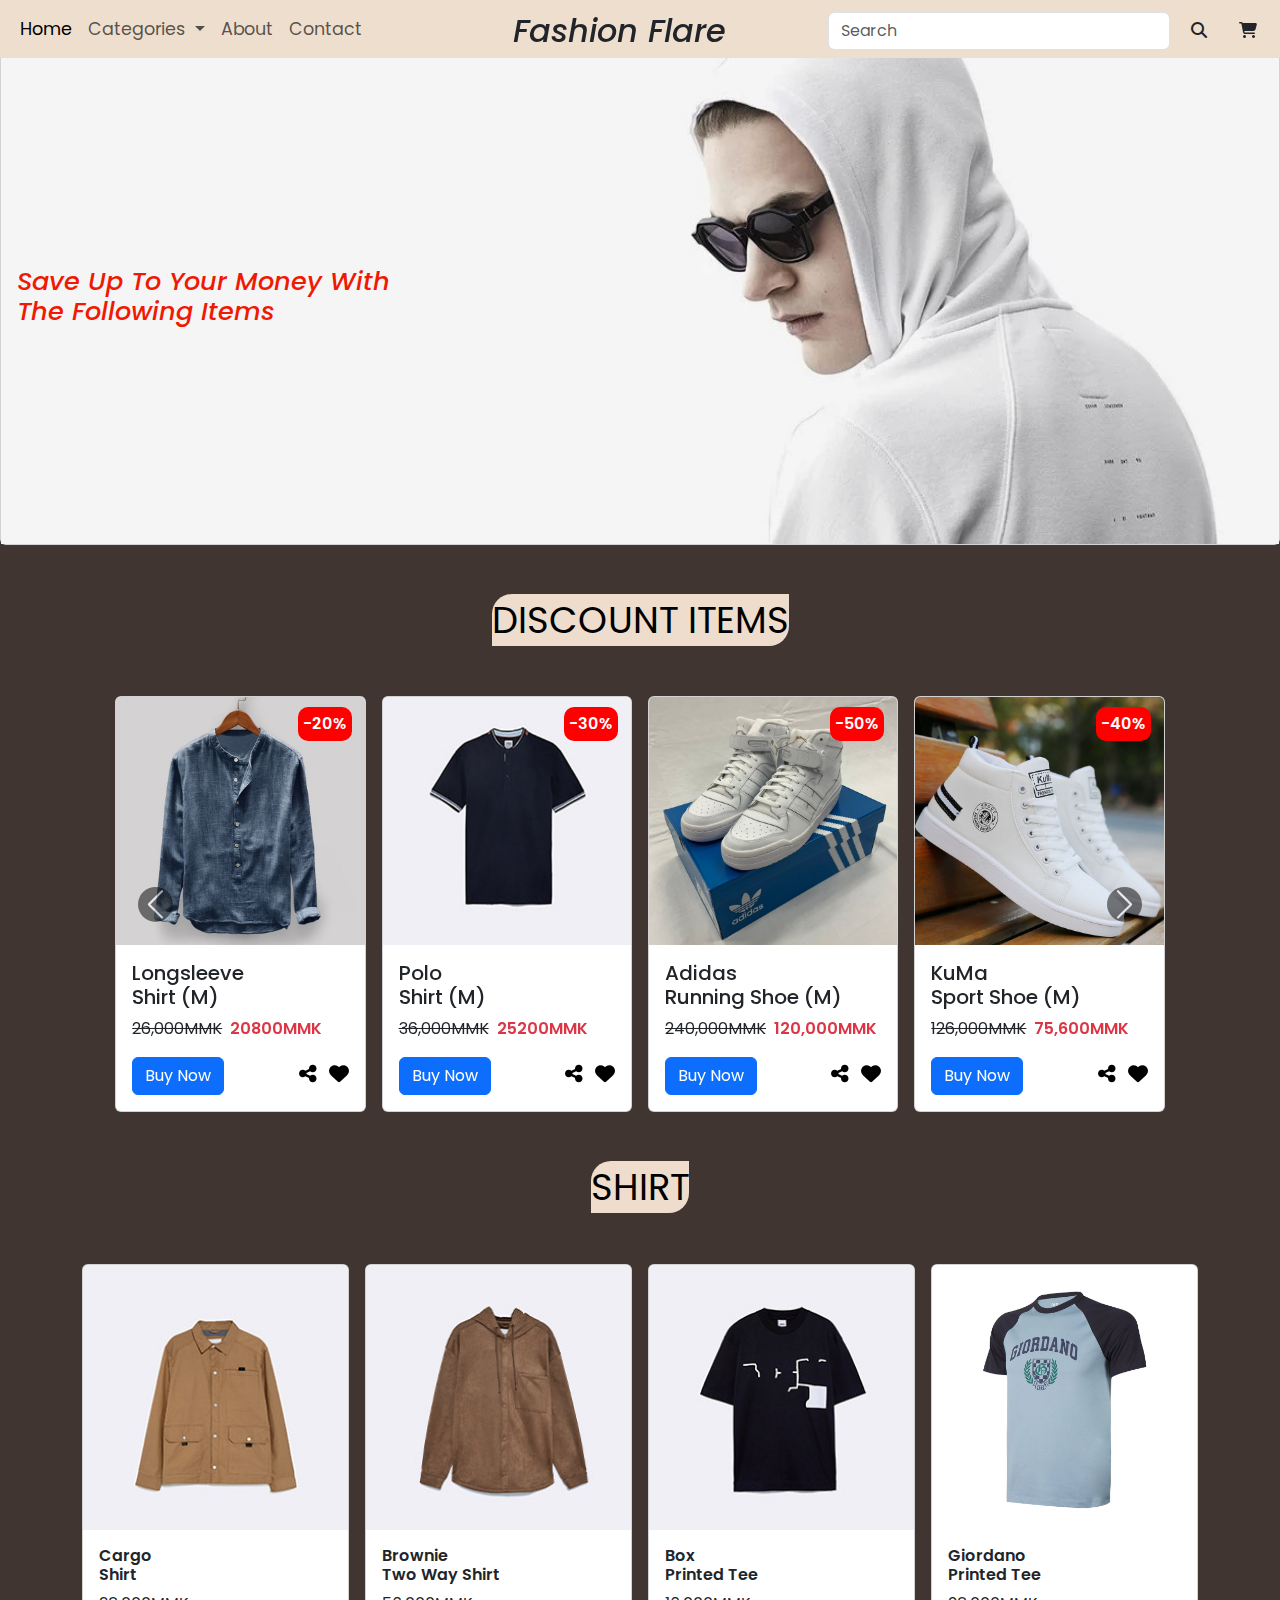
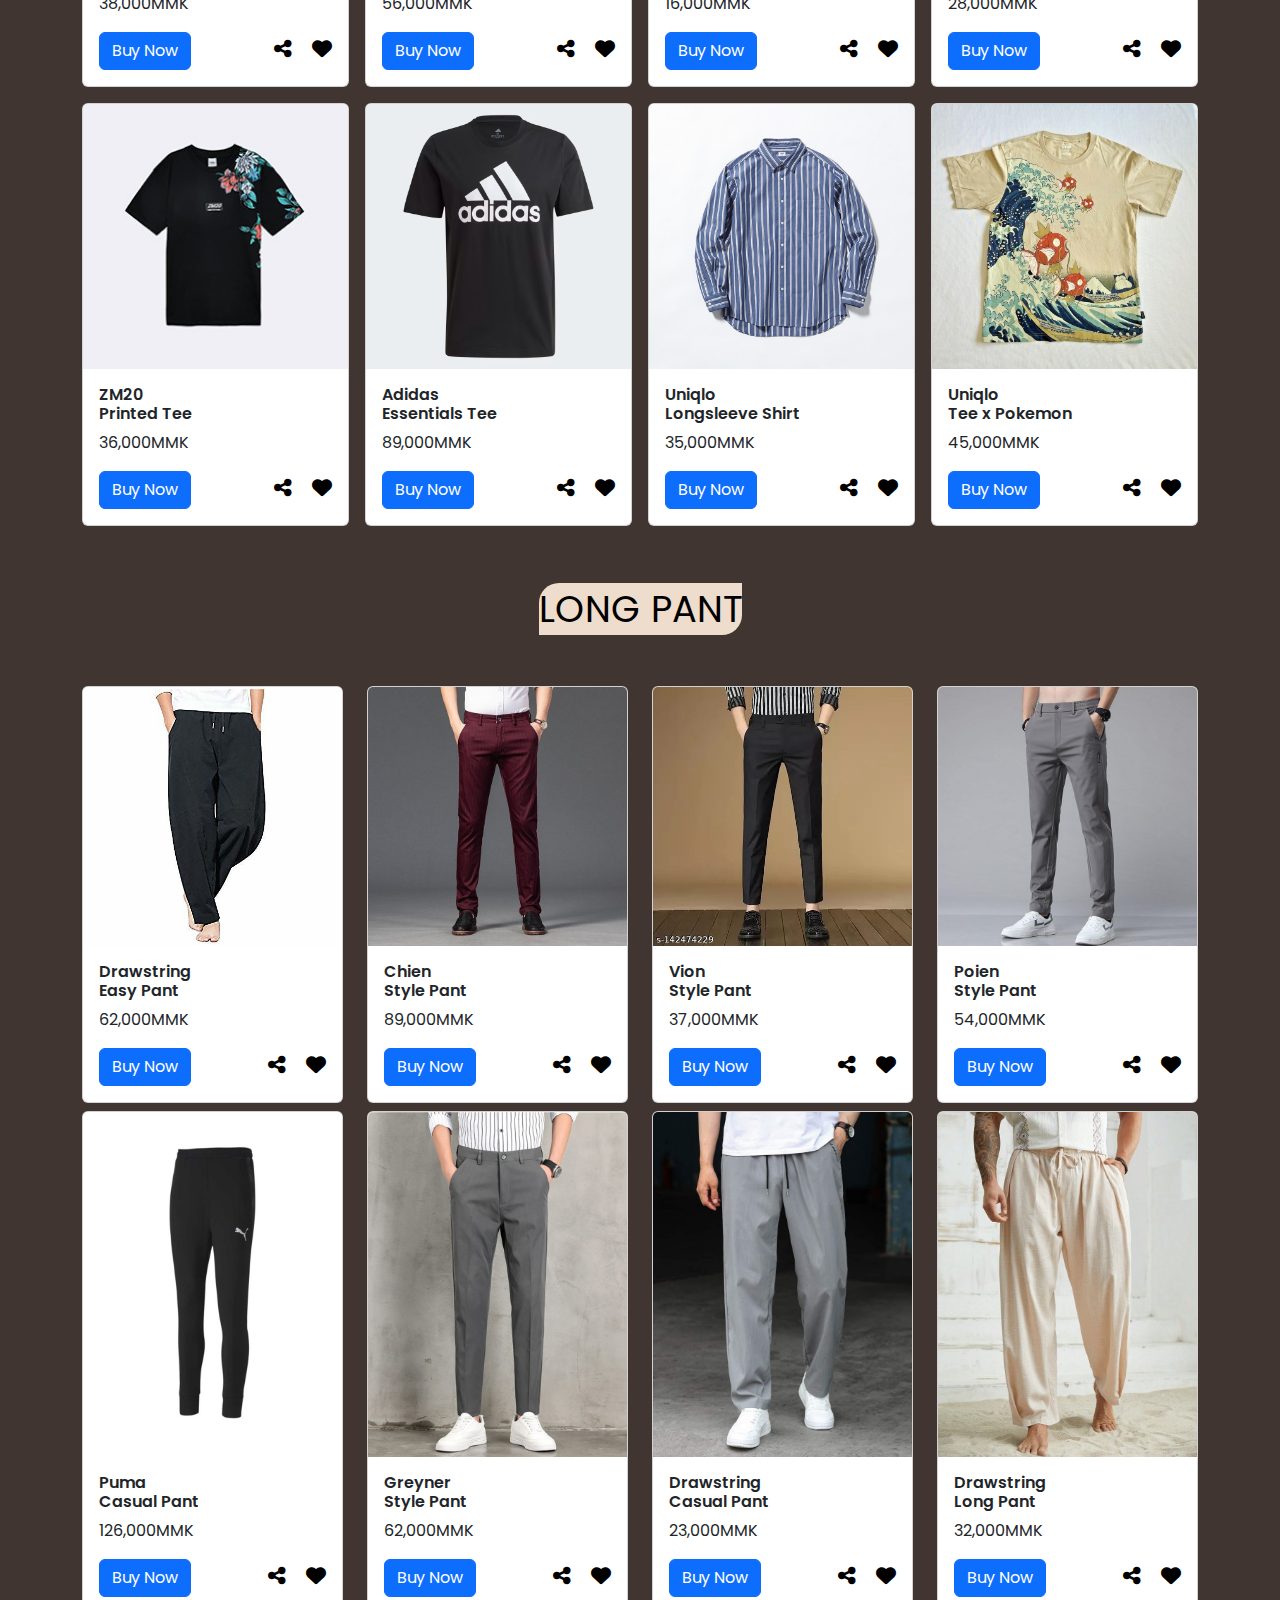
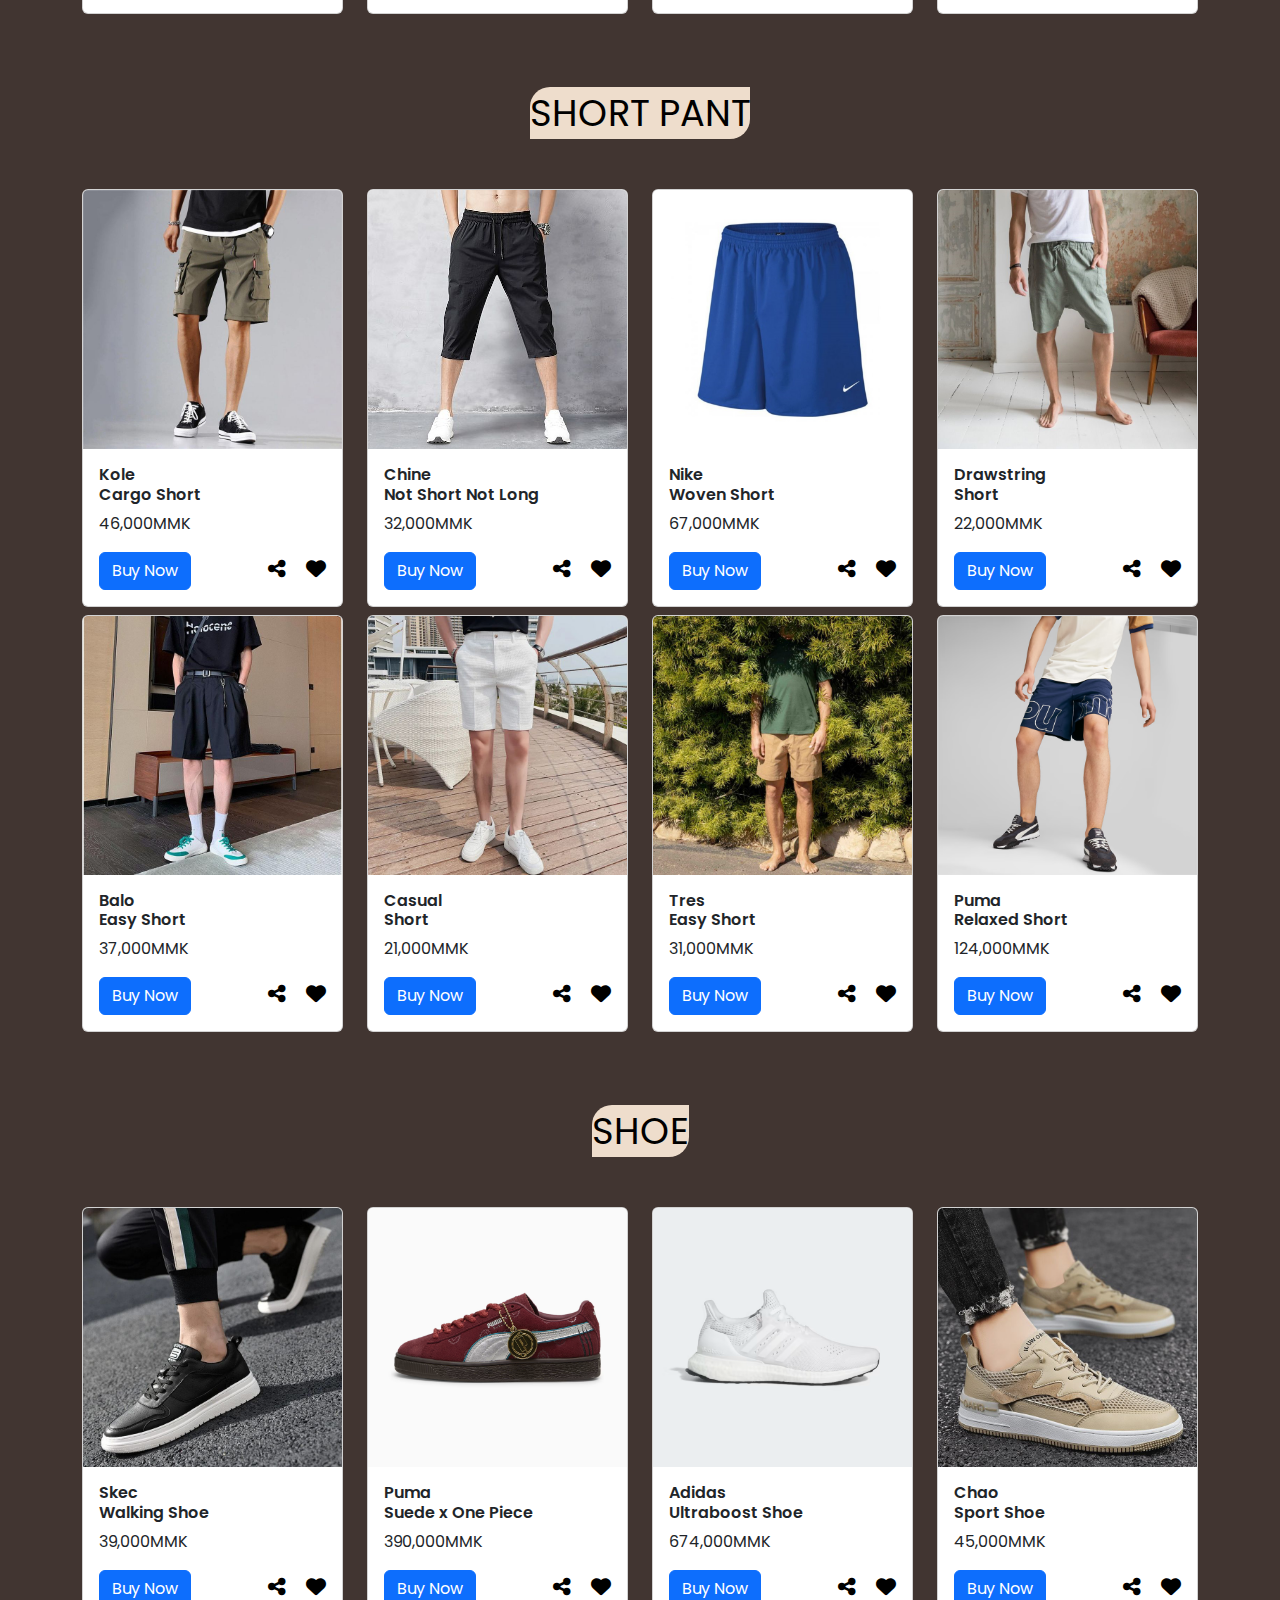
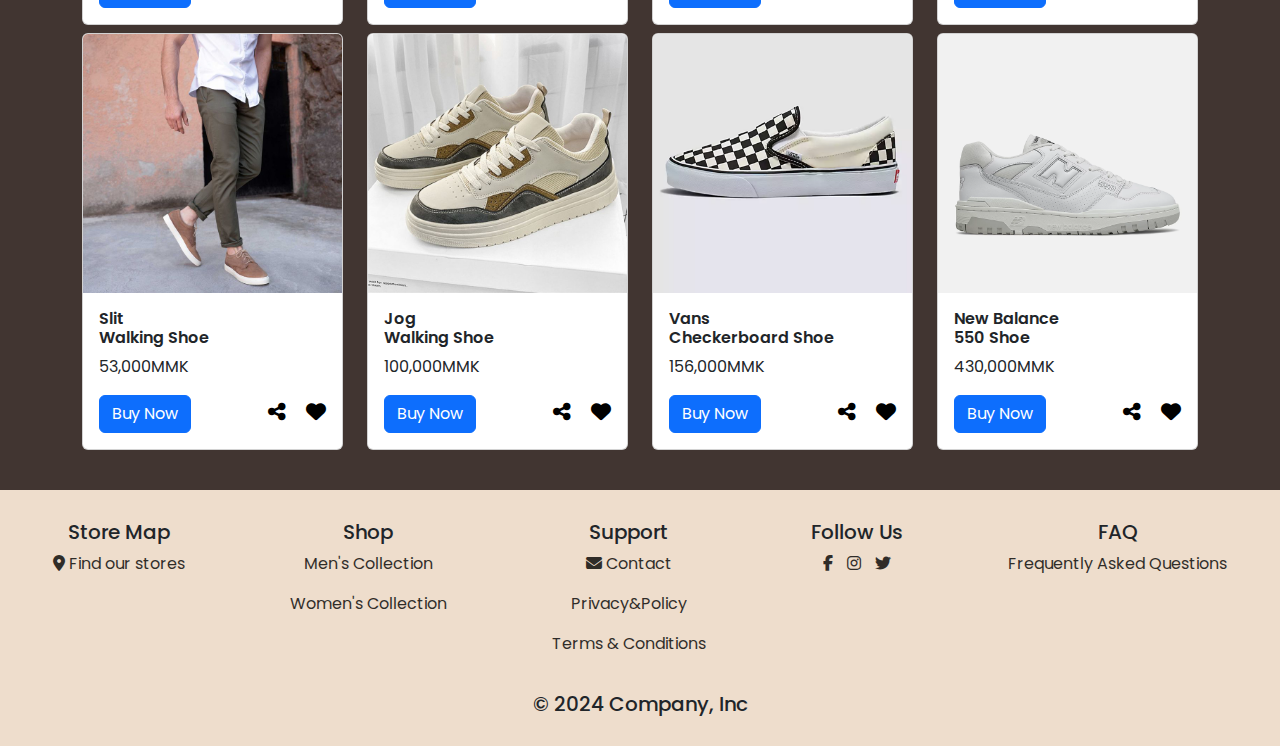
<file: men.html>
<!DOCTYPE html>
<html lang="en">

<head>
    <meta charset="UTF-8">
    <meta name="viewport" content="width=device-width, initial-scale=1.0">
    <title>Fashion Flare Men</title>
    <link href="https://cdn.jsdelivr.net/npm/bootstrap@5.3.3/dist/css/bootstrap.min.css" rel="stylesheet"
        integrity="sha384-QWTKZyjpPEjISv5WaRU9OFeRpok6YctnYmDr5pNlyT2bRjXh0JMhjY6hW+ALEwIH" crossorigin="anonymous">
    <link href="https://cdnjs.cloudflare.com/ajax/libs/font-awesome/6.5.2/css/all.min.css" rel="stylesheet">
    <link rel="preconnect" href="https://fonts.googleapis.com">
    <link rel="preconnect" href="https://fonts.gstatic.com" crossorigin>
    <link
        href="https://fonts.googleapis.com/css2?family=Poppins:ital,wght@0,100;0,200;0,300;0,400;0,500;0,600;0,700;0,800;0,900&display=swap"
        rel="stylesheet">
    <link href="css/style.css" rel="stylesheet">
    <link rel="stylesheet" href="css/style.css">
</head>

<body>
    <nav class="navbar navbar-expand-xl fixed-top mb-5">
        <div class="container-fluid">
            <button class="navbar-toggler me-auto" type="button" data-bs-toggle="collapse" data-bs-target="#navbarNav"
                aria-controls="navbarNav" aria-expanded="false" aria-label="Toggle navigation">
                <span class="navbar-toggler-icon"></span>
            </button>
            <div class="collapse navbar-collapse" id="navbarNav">
                <ul class="navbar-nav mb-2 mb-lg-0">
                    <li class="nav-item">
                        <a class="nav-link active" aria-current="page" href="index.html">Home</a>
                    </li>
                    <li class="nav-item dropdown">
                        <a class="nav-link dropdown-toggle" href="#" role="button" data-bs-toggle="dropdown"
                            aria-expanded="false">
                            Categories
                        </a>
                        <ul class="dropdown-menu">
                            <li><a class="dropdown-item" href="#shirt-section">Shirt</a></li>
                            <li><a class="dropdown-item" href="#longpant-section">Long Pant</a></li>
                            <li><a class="dropdown-item" href="#shortpant-section">Short Pant</a></li>
                            <li><a class="dropdown-item " href="#shoe-section">Shoe</a></li>
                        </ul>
                    </li>
                    <li class="nav-item">
                        <a class="nav-link" href="about.html">About</a>
                    </li>
                    <li class="nav-item">
                        <a class="nav-link" href="contact.html">Contact</a>
                    </li>
                </ul>
            </div>
            <a class="navbar-brand text-dark brand_name" href="#">Fashion Flare</a>
            <form class="d-flex d-none d-md-flex me-5 mt-1" role="search">
                <input class="form-control me-2" type="search" placeholder="Search" aria-label="Search">
                <button class="btn" type="submit">
                    <i class="fa fa-search" aria-hidden="true"></i>
                </button>
            </form>
            <div class="d-md-none me-5 mt-1 search_bar">
                <button class="btn search-toggler" type="button" data-bs-toggle="collapse" data-bs-target="#searchBar"
                    aria-controls="searchBar" aria-expanded="false" aria-label="Toggle search">
                    <i class="fa fa-search" aria-hidden="true"></i>
                </button>
            </div>

            <a href="cart.html" class="btn me-auto d-inline-block cart-icon" aria-label="Cart">
                <i class="fa fa-shopping-cart" aria-hidden="true"></i>
            </a>
        </div>
        <div class="collapse d-md-none searchbar" id="searchBar">
            <form class="d-flex" role="search">
                <input class="form-control me-2" type="search" placeholder="Search" aria-label="Search">
                <button class="btn" type="button">
                    search
                </button>
            </form>
        </div>
    </nav>

    <!-- Body -->

    <!-- Cover Photo Section -->
    <!-- <div class="container-fluid w-100 mt-5">
        <div class="cover-photo d-flex justify-content-between">
            <div class="">
                <div class="">
                    
                </div>

                <div class="cover-photo">
                    <img src="img/men-carousel/men/discount/mencover.jpg"
                        style="height: 100%; width: 100%; background-size:cover; background-position: center;" alt="">
                        <h3 class="card-img-overlay top-50 ms-4">Save Up To Your Money With<br>The Following Items</h3>
                    </div>
            </div>

        </div>
    </div> -->
    <div class="cover-photo mt-5 d-flex justify-content-center">
        <div class="card w-100">
            <img src="images/men-carousel/mencover.png" alt="">
            <div class="card-img-overlay d-flex flex-column justify-content-center">
                <h3 class="card-text" id="text-image-float">Save Up To Your Money With<br>The Following Items</h3>
            </div>
        </div>
    </div>


    <!-- Discount Items Section -->

    <div class="discount-container mt-3 mb-5" id="discount">
        <div class="category-header mt-5 mb-5">
            <a href="#">Discount Items</a>
        </div>
        <div id="discountItemsCarousel" class="carousel slide" data-bs-ride="carousel" data-bs-interval="4000">
            <div class="carousel-inner ">
                <!-- First Slide -->
                <div class="carousel-item active">
                    <div class="row g-3">
                        <!-- Card 1 -->
                        <div class="col-12 col-sm-6 col-md-6 col-lg-3">
                            <div class="card">
                                <p class="discount-percent">-20%</p>
                                <img src="images/men-carousel/men/discount/discount-3.jpg" class="card-img-top"
                                    alt="...">
                                <div class="card-body">
                                    <h5 class="card-title">Longsleeve<br>Shirt (M)</h5>
                                    <p>
                                        <del class="card-text">26,000MMK</del>
                                        <span class="card-text text-danger ms-1 fw-semibold">20800MMK</span>
                                    </p>

                                    <div class="d-flex justify-content-between align-items-center">
                                        <div><a href="#" class="btn btn-primary">Buy Now</a></div>
                                        <div class="icons">
                                            <a href="#" class="me-2"><i class="fas fa-share-alt"
                                                    style="size: 1rem;"></i></a>
                                            <a href="#" class="danger"><i class="fas fa-heart"></i></a>
                                        </div>
                                    </div>
                                </div>
                            </div>
                        </div>
                        <!-- Card 2 -->
                        <div class="col-12 col-sm-6 col-md-6 col-lg-3">
                            <div class="card">
                                <p class="discount-percent">-30%</p>
                                <img src="images/men-carousel/men/discount/product-8.jpg" class="card-img-top"
                                    alt="...">
                                <div class="card-body">
                                    <h5 class="card-title">Polo<br>Shirt (M)</h5>
                                    <p>
                                        <del class="card-text">36,000MMK</del>
                                        <span class="card-text text-danger ms-1 fw-semibold">25200MMK</span>
                                    </p>
                                    <div class="d-flex justify-content-between align-items-center">
                                        <div><a href="#" class="btn btn-primary">Buy Now</a></div>
                                        <div class="icons">
                                            <a href="#" class="me-2"><i class="fas fa-share-alt"
                                                    style="size: 1rem;"></i></a>
                                            <a href="#" class="danger"><i class="fas fa-heart"></i></a>
                                        </div>
                                    </div>
                                </div>
                            </div>
                        </div>
                        <!-- Card 3 -->
                        <div class="col-12 col-sm-6 col-md-6 col-lg-3">
                            <div class="card">
                                <p class="discount-percent">-50%</p>
                                <img src="images/men-carousel/men/discount/adidas-men-shoe.png" class="card-img-top"
                                    alt="...">
                                <div class="card-body">
                                    <h5 class="card-title">Adidas<br>Running Shoe (M)</h5>
                                    <p>
                                        <del class="card-text">240,000MMK</del>
                                        <span class="card-text text-danger ms-1 fw-semibold">120,000MMK</span>
                                    </p>
                                    <div class="d-flex justify-content-between align-items-center">
                                        <div><a href="#" class="btn btn-primary">Buy Now</a></div>
                                        <div class="icons">
                                            <a href="#" class="me-2"><i class="fas fa-share-alt"
                                                    style="size: 1rem;"></i></a>
                                            <a href="#" class="danger"><i class="fas fa-heart"></i></a>
                                        </div>
                                    </div>
                                </div>
                            </div>
                        </div>
                        <!-- Card 4 -->
                        <div class="col-12 col-sm-6 col-md-6 col-lg-3">
                            <div class="card">
                                <p class="discount-percent">-40%</p>
                                <img src="images/men-carousel/men/discount/shoe-8.jpg" class="card-img-top" alt="...">
                                <div class="card-body">
                                    <h5 class="card-title">KuMa<br>Sport Shoe (M)</h5>
                                    <p>
                                        <del class="card-text">126,000MMK</del>
                                        <span class="card-text text-danger ms-1 fw-semibold">75,600MMK</span>
                                    </p>
                                    <div class="d-flex justify-content-between align-items-center">
                                        <div><a href="#" class="btn btn-primary">Buy Now</a></div>
                                        <div class="icons">
                                            <a href="#" class="me-2"><i class="fas fa-share-alt"
                                                    style="size: 1rem;"></i></a>
                                            <a href="#" class="danger"><i class="fas fa-heart"></i></a>
                                        </div>
                                    </div>
                                </div>
                            </div>
                        </div>
                    </div>
                </div>
                <!-- Second Slide -->
                <div class="carousel-item">
                    <div class="row g-3">
                        <!-- Card 5 -->
                        <div class="col-12 col-sm-6 col-md-6 col-lg-3">
                            <div class="card">
                                <p class="discount-percent">-50%</p>
                                <img src="images/men-carousel/men/discount/discount-8.jpg" class="card-img-top"
                                    alt="...">
                                <div class="card-body">
                                    <h5 class="card-title">Old Skool<br>Shoe (M)</h5>
                                    <p>
                                        <del class="card-text">103,000MMK</del>
                                        <span class="card-text text-danger ms-1 fw-semibold">51,500MMK</span>
                                    </p>
                                    <div class="d-flex justify-content-between align-items-center">
                                        <div><a href="#" class="btn btn-primary">Buy Now</a></div>
                                        <div class="icons">
                                            <a href="#" class="me-3"><i class="fas fa-share-alt"
                                                    style="size: 1rem;"></i></a>
                                            <a href="#" class="danger"><i class="fas fa-heart"></i></a>
                                        </div>
                                    </div>
                                </div>
                            </div>
                        </div>
                        <!-- Card 6 -->
                        <div class="col-12 col-sm-6 col-md-6 col-lg-3">
                            <div class="card">
                                <p class="discount-percent">-60%</p>
                                <img src="images/men-carousel/men/discount/short-9.jpg" class="card-img-top" alt="...">
                                <div class="card-body">
                                    <h5 class="card-title">Linen<br>Short Pant</h5>
                                    <p>
                                        <del class="card-text">56,000MMK</del>
                                        <span class="card-text text-danger ms-1 fw-semibold">22,400MMK</span>
                                    </p>
                                    <div class="d-flex justify-content-between align-items-center">
                                        <div><a href="#" class="btn btn-primary">Buy Now</a></div>
                                        <div class="icons">
                                            <a href="#" class="me-3"><i class="fas fa-share-alt"
                                                    style="size: 1rem;"></i></a>
                                            <a href="#" class="danger"><i class="fas fa-heart"></i></a>
                                        </div>
                                    </div>
                                </div>
                            </div>
                        </div>
                        <!-- Card 7 -->
                        <div class="col-12 col-sm-6 col-md-6 col-lg-3">
                            <div class="card">
                                <p class="discount-percent">-40%</p>
                                <img src="images/men-carousel/men/discount/short-3.jpg" class="card-img-top" alt="...">
                                <div class="card-body">
                                    <h5 class="card-title">Cargo<br>Short Pant</h5>
                                    <p>
                                        <del class="card-text">36,000MMK</del>
                                        <span class="card-text text-danger ms-1 fw-semibold">21,600MMK</span>
                                    </p>
                                    <div class="d-flex justify-content-between align-items-center">
                                        <div><a href="#" class="btn btn-primary">Buy Now</a></div>
                                        <div class="icons">
                                            <a href="#" class="me-3"><i class="fas fa-share-alt"
                                                    style="size: 1rem; color: black;"></i></a>
                                            <a href="#" class="danger"><i class="fas fa-heart"></i></a>
                                        </div>
                                    </div>
                                </div>
                            </div>
                        </div>
                        <!-- Card 8 -->
                        <div class="col-12 col-sm-6 col-md-6 col-lg-3">
                            <div class="card">
                                <p class="discount-percent">-40%</p>
                                <img src="images/men-carousel/men/discount/short-7.jpg" class="card-img-top" alt="...">
                                <div class="card-body">
                                    <h5 class="card-title">Cargo<br>Short Pant</h5>
                                    <p>
                                        <del class="card-text">46,000MMK</del>
                                        <span class="card-text text-danger ms-1 fw-semibold">27,600MMK</span>
                                    </p>
                                    <div class="d-flex justify-content-between align-items-center">
                                        <div><a href="#" class="btn btn-primary">Buy Now</a></div>
                                        <div class="icons">
                                            <a href="#" class="me-3"><i class="fas fa-share-alt"
                                                    style="size: 1rem;"></i></a>
                                            <a href="#" class="danger"><i class="fas fa-heart"></i></a>
                                        </div>
                                    </div>
                                </div>
                            </div>
                        </div>
                    </div>
                </div>
            </div>
            <!-- Carousel Controls -->
            <button class="carousel-control-prev" type="button" data-bs-target="#discountItemsCarousel"
                data-bs-slide="prev">
                <span class="carousel-control-prev-icon" aria-hidden="true"></span>
                <span class="visually-hidden">Previous</span>
            </button>
            <button class="carousel-control-next" type="button" data-bs-target="#discountItemsCarousel"
                data-bs-slide="next">
                <span class="carousel-control-next-icon" aria-hidden="true"></span>
                <span class="visually-hidden">Next</span>
            </button>
        </div>
    </div>

    <!-- T-Shirt Section -->
    <div class="container my-3" id="shirt">
        <div class="category-header mt-5 mb-5">
            <a href="#" id="shirt-section">Shirt</a>
        </div>
        <div class="row g-3">
            <!-- Card Template (8 cards for T-Shirt) -->
            <div class="col-6 col-md-6 col-lg-3" *ngFor="let item of tshirtItems">
                <div class="card">
                    <img src="images/men-carousel/men/t-shirt/product-2.jpg" class="card-img-top" alt="...">
                    <div class="card-body">
                        <h6 class="card-title fw-semibold">Cargo<br>Shirt</h6>
                        <p class="card-text">38,000MMK</p>
                        <div class="d-flex justify-content-between align-items-center">
                            <div><a href="#" class="btn btn-primary">Buy Now</a></div>
                            <div class="icons">
                                <a href="#" class="me-3"><i class="fas fa-share-alt" style="size: 1rem;"></i></a>
                                <a href="#" class="danger"><i class="fas fa-heart"></i></a>
                            </div>
                        </div>
                    </div>
                </div>
            </div>
            <div class="col-6 col-md-6 col-lg-3 " *ngFor="let item of tshirtItems">
                <div class="card">

                    <img src="images/men-carousel/men/t-shirt/product-4.jpg" class="card-img-top" alt="...">
                    <div class="card-body">
                        <h6 class="card-title fw-semibold">Brownie<br>Two Way Shirt</h6>
                        <p class="card-text">56,000MMK</p>
                        <div class="d-flex justify-content-between align-items-center">
                            <div><a href="#" class="btn btn-primary">Buy Now</a></div>
                            <div class="icons">
                                <a href="#" class="me-3"><i class="fas fa-share-alt" style="size: 1rem;"></i></a>
                                <a href="#" class="danger"><i class="fas fa-heart"></i></a>
                            </div>
                        </div>
                    </div>
                </div>
            </div>

            <div class="col-6 col-md-6 col-lg-3 " *ngFor="let item of tshirtItems">
                <div class="card">
                    <img src="images/men-carousel/men/t-shirt/product-5.jpg" class="card-img-top" alt="...">
                    <div class="card-body">
                        <h6 class="card-title fw-semibold">Box<br>Printed Tee</h6>
                        <p class="card-text">16,000MMK</p>
                        <div class="d-flex justify-content-between align-items-center">
                            <div><a href="#" class="btn btn-primary">Buy Now</a></div>
                            <div class="icons">
                                <a href="#" class="me-3"><i class="fas fa-share-alt" style="size: 1rem;"></i></a>
                                <a href="#" class="danger"><i class="fas fa-heart"></i></a>
                            </div>
                        </div>
                    </div>
                </div>
            </div>

            <div class="col-6 col-md-6 col-lg-3 " *ngFor="let item of tshirtItems">
                <div class="card">
                    <img src="images/giordano-logo-printed-tee.jpg" class="card-img-top" alt="...">
                    <div class="card-body">
                        <h6 class="card-title fw-semibold">Giordano<br>Printed Tee</h6>
                        <p class="card-text">28,000MMK</p>
                        <div class="d-flex justify-content-between align-items-center">
                            <div><a href="#" class="btn btn-primary">Buy Now</a></div>
                            <div class="icons">
                                <a href="#" class="me-3"><i class="fas fa-share-alt" style="size: 1rem;"></i></a>
                                <a href="#" class="danger"><i class="fas fa-heart"></i></a>
                            </div>
                        </div>
                    </div>
                </div>
            </div>

            <div class="col-6 col-md-6 col-lg-3 mb-2" *ngFor="let item of tshirtItems">
                <div class="card">
                    <img src="images/men-carousel/men/t-shirt/product-9.jpg" class="card-img-top" alt="...">
                    <div class="card-body">
                        <h6 class="card-title fw-semibold">ZM20<br>Printed Tee</h6>
                        <p class="card-text">36,000MMK</p>
                        <div class="d-flex justify-content-between align-items-center">
                            <div><a href="#" class="btn btn-primary">Buy Now</a></div>
                            <div class="icons">
                                <a href="#" class="me-3"><i class="fas fa-share-alt" style="size: 1rem;"></i></a>
                                <a href="#" class="danger"><i class="fas fa-heart"></i></a>
                            </div>
                        </div>
                    </div>
                </div>
            </div>

            <div class="col-6 col-md-6 col-lg-3 mb-2" *ngFor="let item of tshirtItems">
                <div class="card">
                    <img src="images/Essentials_Big_Logo_Tee_Black_GK9120_01_laydown.jpg" class="card-img-top" alt="...">
                    <div class="card-body">
                        <h6 class="card-title fw-semibold">Adidas<br>Essentials Tee</h6>
                        <p class="card-text">89,000MMK</p>
                        <div class="d-flex justify-content-between align-items-center">
                            <div><a href="#" class="btn btn-primary">Buy Now</a></div>
                            <div class="icons">
                                <a href="#" class="me-3"><i class="fas fa-share-alt" style="size: 1rem;"></i></a>
                                <a href="#" class="danger"><i class="fas fa-heart"></i></a>
                            </div>
                        </div>
                    </div>
                </div>
            </div>

            <div class="col-6 col-md-6 col-lg-3 mb-2" *ngFor="let item of tshirtItems">
                <div class="card">
                    <img src="images/uniqlo-long-sleeve-shirt.jpg" class="card-img-top" alt="...">
                    <div class="card-body">
                        <h6 class="card-title fw-semibold">Uniqlo<br>Longsleeve Shirt</h6>
                        <p class="card-text">35,000MMK</p>
                        <div class="d-flex justify-content-between align-items-center">
                            <div><a href="#" class="btn btn-primary">Buy Now</a></div>
                            <div class="icons">
                                <a href="#" class="me-3"><i class="fas fa-share-alt" style="size: 1rem;"></i></a>
                                <a href="#" class="danger"><i class="fas fa-heart"></i></a>
                            </div>
                        </div>
                    </div>
                </div>
            </div>

            <div class="col-6 col-md-6 col-lg-3 mb-2" *ngFor="let item of tshirtItems">
                <div class="card">
                    <img src="images/new-arrival-pokemon-uniqlo.jpg" class="card-img-top" alt="...">
                    <div class="card-body">
                        <h6 class="card-title fw-semibold">Uniqlo<br>Tee x Pokemon</h6>
                        <p class="card-text">45,000MMK</p>
                        <div class="d-flex justify-content-between align-items-center">
                            <div><a href="#" class="btn btn-primary">Buy Now</a></div>
                            <div class="icons">
                                <a href="#" class="me-3"><i class="fas fa-share-alt" style="size: 1rem;"></i></a>
                                <a href="#" class="danger"><i class="fas fa-heart"></i></a>
                            </div>
                        </div>
                    </div>
                </div>
            </div>


            <!-- Repeat similar cards for remaining 7 T-Shirts -->
        </div>
    </div>

    <!-- Long Pant Section -->
    <div class="container mb-3" id="long">
        <div class="category-header mt-5 mb-5">
            <a href="#" id="longpant-section">Long Pant</a>
        </div>
        <div class="row" id="photo-height">
            <!-- Card Template (8 cards for Long Pant) -->
            <div class="col-6 col-md-4 col-lg-3 mb-2" *ngFor="let item of longPantItems">
                <div class="card">
                    <img src="images/men-carousel/men/long-pant/long-1.jpg" class="card-img-top" alt="...">
                    <div class="card-body">
                        <h6 class="card-title fw-semibold">Drawstring<br>Easy Pant</h6>
                        <p class="card-text">62,000MMK</p>
                        <div class="d-flex justify-content-between align-items-center">
                            <div><a href="#" class="btn btn-primary">Buy Now</a></div>
                            <div class="icons">
                                <a href="#" class="me-3"><i class="fas fa-share-alt" style="size: 1rem;"></i></a>
                                <a href="#" class="danger"><i class="fas fa-heart"></i></a>
                            </div>
                        </div>
                    </div>
                </div>
            </div>

            <div class="col-6 col-md-4 col-lg-3 mb-2" *ngFor="let item of longPantItems">
                <div class="card">
                    <img src="images/men-carousel/men/long-pant/long-2.jpg" class="card-img-top" alt="...">
                    <div class="card-body">
                        <h6 class="card-title fw-semibold">Chien<br>Style Pant</h6>
                        <p class="card-text">89,000MMK</p>
                        <div class="d-flex justify-content-between align-items-center">
                            <div><a href="#" class="btn btn-primary">Buy Now</a></div>
                            <div class="icons">
                                <a href="#" class="me-3"><i class="fas fa-share-alt" style="size: 1rem;"></i></a>
                                <a href="#" class="danger"><i class="fas fa-heart"></i></a>
                            </div>
                        </div>
                    </div>
                </div>
            </div>

            <div class="col-6 col-md-4 col-lg-3 mb-2" *ngFor="let item of longPantItems">
                <div class="card">
                    <img src="images/men-carousel/men/long-pant/long-4.jpg" class="card-img-top" alt="...">
                    <div class="card-body">
                        <h6 class="card-title fw-semibold">Vion<br>Style Pant</h6>
                        <p class="card-text">37,000MMK</p>
                        <div class="d-flex justify-content-between align-items-center">
                            <div><a href="#" class="btn btn-primary">Buy Now</a></div>
                            <div class="icons">
                                <a href="#" class="me-3"><i class="fas fa-share-alt" style="size: 1rem;"></i></a>
                                <a href="#" class="danger"><i class="fas fa-heart"></i></a>
                            </div>
                        </div>
                    </div>
                </div>
            </div>

            <div class="col-6 col-md-4 col-lg-3 mb-2" *ngFor="let item of longPantItems">
                <div class="card">
                    <img src="images/men-carousel/men/long-pant/long-5.jpg" class="card-img-top" alt="...">
                    <div class="card-body">
                        <h6 class="card-title fw-semibold">Poien<br>Style Pant</h6>
                        <p class="card-text">54,000MMK</p>
                        <div class="d-flex justify-content-between align-items-center">
                            <div><a href="#" class="btn btn-primary">Buy Now</a></div>
                            <div class="icons">
                                <a href="#" class="me-3"><i class="fas fa-share-alt" style="size: 1rem;"></i></a>
                                <a href="#" class="danger"><i class="fas fa-heart"></i></a>
                            </div>
                        </div>
                    </div>
                </div>
            </div>

            <div class="col-6 col-md-4 col-lg-3 mb-4" *ngFor="let item of longPantItems">
                <div class="card">
                    <img src="images/puma-teamfinal-21-casuals-pants.jpg" class="card-img-top" alt="...">
                    <div class="card-body">
                        <h6 class="card-title fw-semibold">Puma<br>Casual Pant</h6>
                        <p class="card-text">126,000MMK</p>
                        <div class="d-flex justify-content-between align-items-center">
                            <div><a href="#" class="btn btn-primary">Buy Now</a></div>
                            <div class="icons">
                                <a href="#" class="me-3"><i class="fas fa-share-alt" style="size: 1rem;"></i></a>
                                <a href="#" class="danger"><i class="fas fa-heart"></i></a>
                            </div>
                        </div>
                    </div>
                </div>
            </div>

            <div class="col-6 col-md-4 col-lg-3 mb-4" *ngFor="let item of longPantItems">
                <div class="card">
                    <img src="images/men-carousel/men/long-pant/long-7.jpg" class="card-img-top" alt="...">
                    <div class="card-body">
                        <h6 class="card-title fw-semibold">Greyner<br>Style Pant</h6>
                        <p class="card-text">62,000MMK</p>
                        <div class="d-flex justify-content-between align-items-center">
                            <div><a href="#" class="btn btn-primary">Buy Now</a></div>
                            <div class="icons">
                                <a href="#" class="me-3"><i class="fas fa-share-alt" style="size: 1rem;"></i></a>
                                <a href="#" class="danger"><i class="fas fa-heart"></i></a>
                            </div>
                        </div>
                    </div>
                </div>
            </div>

            <div class="col-6 col-md-4 col-lg-3 mb-4" *ngFor="let item of longPantItems">
                <div class="card">
                    <img src="images/men-carousel/men/long-pant/long-6.jpg" class="card-img-top" alt="...">
                    <div class="card-body">
                        <h6 class="card-title fw-semibold">Drawstring<br>Casual Pant</h6>
                        <p class="card-text">23,000MMK</p>
                        <div class="d-flex justify-content-between align-items-center">
                            <div><a href="#" class="btn btn-primary">Buy Now</a></div>
                            <div class="icons">
                                <a href="#" class="me-3"><i class="fas fa-share-alt" style="size: 1rem;"></i></a>
                                <a href="#" class="danger"><i class="fas fa-heart"></i></a>
                            </div>
                        </div>
                    </div>
                </div>
            </div>

            <div class="col-6 col-md-4 col-lg-3 mb-4" *ngFor="let item of longPantItems">
                <div class="card">
                    <img src="images/men-carousel/men/long-pant/long-9.jpg" class="card-img-top" alt="...">
                    <div class="card-body">
                        <h6 class="card-title fw-semibold">Drawstring<br>Long Pant</h6>
                        <p class="card-text">32,000MMK</p>
                        <div class="d-flex justify-content-between align-items-center">
                            <div><a href="#" class="btn btn-primary">Buy Now</a></div>
                            <div class="icons">
                                <a href="#" class="me-3"><i class="fas fa-share-alt" style="size: 1rem;"></i></a>
                                <a href="#" class="danger"><i class="fas fa-heart"></i></a>
                            </div>
                        </div>
                    </div>
                </div>
            </div>

            <!-- Repeat similar cards for remaining 7 Long Pants -->
        </div>
    </div>

    <!-- Short Pant Section -->
    <div class="container my-3" id="short">
        <div class="category-header mt-5 mb-5">
            <a href="#" id="shortpant-section">Short Pant</a>
        </div>
        <div class="row">
            <!-- Card Template (8 cards for Short Pant) -->
            <div class="col-6 col-md-6 col-lg-3 mb-2" *ngFor="let item of shortPantItems">
                <div class="card">
                    <img src="images/men-carousel/men/short-pant/short-1.jpg" class="card-img-top" alt="...">
                    <div class="card-body">
                        <h6 class="card-title fw-semibold">Kole<br>Cargo Short</h6>
                        <p class="card-text">46,000MMK</p>
                        <div class="d-flex justify-content-between align-items-center">
                            <div><a href="#" class="btn btn-primary">Buy Now</a></div>
                            <div class="icons">
                                <a href="#" class="me-3"><i class="fas fa-share-alt" style="size: 1rem;"></i></a>
                                <a href="#" class="danger"><i class="fas fa-heart"></i></a>
                            </div>
                        </div>
                    </div>
                </div>
            </div>

            <div class="col-6 col-md-6 col-lg-3 mb-2" *ngFor="let item of shortPantItems">
                <div class="card">
                    <img src="images/men-carousel/men/short-pant/short-4.jpg" class="card-img-top" alt="...">
                    <div class="card-body">
                        <h6 class="card-title fw-semibold">Chine<br>Not Short Not Long</h6>
                        <p class="card-text">32,000MMK</p>
                        <div class="d-flex justify-content-between align-items-center">
                            <div><a href="#" class="btn btn-primary">Buy Now</a></div>
                            <div class="icons">
                                <a href="#" class="me-3"><i class="fas fa-share-alt" style="size: 1rem;"></i></a>
                                <a href="#" class="danger"><i class="fas fa-heart"></i></a>
                            </div>
                        </div>
                    </div>
                </div>
            </div>

            <div class="col-6 col-md-6 col-lg-3 mb-2" *ngFor="let item of shortPantItems">
                <div class="card">
                    <img src="images/nike-classic-woven-short.jpg" class="card-img-top" alt="...">
                    <div class="card-body">
                        <h6 class="card-title fw-semibold">Nike<br>Woven Short</h6>
                        <p class="card-text">67,000MMK</p>
                        <div class="d-flex justify-content-between align-items-center">
                            <div><a href="#" class="btn btn-primary">Buy Now</a></div>
                            <div class="icons">
                                <a href="#" class="me-3"><i class="fas fa-share-alt" style="size: 1rem;"></i></a>
                                <a href="#" class="danger"><i class="fas fa-heart"></i></a>
                            </div>
                        </div>
                    </div>
                </div>
            </div>

            <div class="col-6 col-md-6 col-lg-3 mb-2" *ngFor="let item of shortPantItems">
                <div class="card">
                    <img src="images/men-carousel/men/short-pant/short-8.jpg" class="card-img-top" alt="...">
                    <div class="card-body">
                        <h6 class="card-title fw-semibold">Drawstring<br>Short  </h6>
                        <p class="card-text">22,000MMK</p>
                        <div class="d-flex justify-content-between align-items-center">
                            <div><a href="#" class="btn btn-primary">Buy Now</a></div>
                            <div class="icons">
                                <a href="#" class="me-3"><i class="fas fa-share-alt" style="size: 1rem;"></i></a>
                                <a href="#" class="danger"><i class="fas fa-heart"></i></a>
                            </div>
                        </div>
                    </div>
                </div>
            </div>

            <div class="col-6 col-md-6 col-lg-3 mb-4" *ngFor="let item of shortPantItems">
                <div class="card">
                    <img src="images/men-carousel/men/short-pant/short-5.jpg" class="card-img-top" alt="...">
                    <div class="card-body">
                        <h6 class="card-title fw-semibold">Balo<br>Easy Short</h6>
                        <p class="card-text">37,000MMK</p>
                        <div class="d-flex justify-content-between align-items-center">
                            <div><a href="#" class="btn btn-primary">Buy Now</a></div>
                            <div class="icons">
                                <a href="#" class="me-3"><i class="fas fa-share-alt" style="size: 1rem;"></i></a>
                                <a href="#" class="danger"><i class="fas fa-heart"></i></a>
                            </div>
                        </div>
                    </div>
                </div>
            </div>

            <div class="col-6 col-md-6 col-lg-3 mb-4" *ngFor="let item of shortPantItems">
                <div class="card">
                    <img src="images/men-carousel/men/short-pant/short-6.jpg" class="card-img-top" alt="...">
                    <div class="card-body">
                        <h6 class="card-title fw-semibold">Casual<br>Short</h6>
                        <p class="card-text">21,000MMK</p>
                        <div class="d-flex justify-content-between align-items-center">
                            <div><a href="#" class="btn btn-primary">Buy Now</a></div>
                            <div class="icons">
                                <a href="#" class="me-3"><i class="fas fa-share-alt" style="size: 1rem;"></i></a>
                                <a href="#" class="danger"><i class="fas fa-heart"></i></a>
                            </div>
                        </div>
                    </div>
                </div>
            </div>

            <div class="col-6 col-md-6 col-lg-3 mb-4" *ngFor="let item of shortPantItems">
                <div class="card">
                    <img src="images/men-carousel/men/short-pant/short-10.jpg" class="card-img-top" alt="...">
                    <div class="card-body">
                        <h6 class="card-title fw-semibold">Tres<br>Easy Short</h6>
                        <p class="card-text">31,000MMK</p>
                        <div class="d-flex justify-content-between align-items-center">
                            <div><a href="#" class="btn btn-primary">Buy Now</a></div>
                            <div class="icons">
                                <a href="#" class="me-3"><i class="fas fa-share-alt" style="size: 1rem;"></i></a>
                                <a href="#" class="danger"><i class="fas fa-heart"></i></a>
                            </div>
                        </div>
                    </div>
                </div>
            </div>

            <div class="col-6 col-md-6 col-lg-3 mb-4" *ngFor="let item of shortPantItems">
                <div class="card">
                    <img src="images/PUMA-TEAM-Men's-Relaxed-Shorts.png" class="card-img-top" alt="...">
                    <div class="card-body">
                        <h6 class="card-title fw-semibold">Puma<br>Relaxed Short</h6>
                        <p class="card-text">124,000MMK</p>
                        <div class="d-flex justify-content-between align-items-center">
                            <div><a href="#" class="btn btn-primary">Buy Now</a></div>
                            <div class="icons">
                                <a href="#" class="me-3"><i class="fas fa-share-alt" style="size: 1rem;"></i></a>
                                <a href="#" class="danger"><i class="fas fa-heart"></i></a>
                            </div>
                        </div>
                    </div>
                </div>
            </div>
            <!-- Repeat similar cards for remaining 7 Short Pants -->
        </div>
    </div>

    <!-- Shoe Section -->
    <div class="container my-3" id="shoe">
        <div class="category-header mt-5 mb-5">
            <a href="#" id="shoe-section">Shoe</a>
        </div>
        <div class="row">
            <!-- Card Template (8 cards for Shoe) -->
            <div class="col-6 col-md-4 col-lg-3 mb-2" *ngFor="let item of shoeItems">
                <div class="card">
                    <img src="images/men-carousel/men/shoe/shoe-1.jpg" class="card-img-top" alt="...">
                    <div class="card-body">
                        <h6 class="card-title fw-semibold">Skec<br>Walking Shoe</h6>
                        <p class="card-text">39,000MMK</p>
                        <div class="d-flex justify-content-between align-items-center">
                            <div><a href="#" class="btn btn-primary">Buy Now</a></div>
                            <div class="icons">
                                <a href="#" class="me-3"><i class="fas fa-share-alt" style="size: 1rem;"></i></a>
                                <a href="#" class="danger"><i class="fas fa-heart"></i></a>
                            </div>
                        </div>
                    </div>
                </div>
            </div>

            <div class="col-6 col-md-4 col-lg-3 mb-2" *ngFor="let item of shoeItems">
                <div class="card">
                    <img src="images/PUMA-x-ONE-PIECE-Suede-Red-Haired-Shanks-Sneakers-Youth.png" class="card-img-top" alt="...">
                    <div class="card-body">
                        <h6 class="card-title fw-semibold">Puma<br>Suede x One Piece</h6>
                        <p class="card-text">390,000MMK</p>
                        <div class="d-flex justify-content-between align-items-center">
                            <div><a href="#" class="btn btn-primary">Buy Now</a></div>
                            <div class="icons">
                                <a href="#" class="me-3"><i class="fas fa-share-alt" style="size: 1rem;"></i></a>
                                <a href="#" class="danger"><i class="fas fa-heart"></i></a>
                            </div>
                        </div>
                    </div>
                </div>
            </div>

            <div class="col-6 col-md-4 col-lg-3 mb-2" *ngFor="let item of shoeItems">
                <div class="card">
                    <img src="images/Ultraboost.png" class="card-img-top" alt="...">
                    <div class="card-body">
                        <h6 class="card-title fw-semibold">Adidas<br>Ultraboost Shoe</h6>
                        <p class="card-text">674,000MMK</p>
                        <div class="d-flex justify-content-between align-items-center">
                            <div><a href="#" class="btn btn-primary">Buy Now</a></div>
                            <div class="icons">
                                <a href="#" class="me-3"><i class="fas fa-share-alt" style="size: 1rem;"></i></a>
                                <a href="#" class="danger"><i class="fas fa-heart"></i></a>
                            </div>
                        </div>
                    </div>
                </div>
            </div>

            <div class="col-6 col-md-4 col-lg-3 mb-2" *ngFor="let item of shoeItems">
                <div class="card">
                    <img src="images/men-carousel/men/shoe/shoe-4.jpg" class="card-img-top" alt="...">
                    <div class="card-body">
                        <h6 class="card-title fw-semibold">Chao<br>Sport Shoe</h6>
                        <p class="card-text">45,000MMK</p>
                        <div class="d-flex justify-content-between align-items-center">
                            <div><a href="#" class="btn btn-primary">Buy Now</a></div>
                            <div class="icons">
                                <a href="#" class="me-3"><i class="fas fa-share-alt" style="size: 1rem;"></i></a>
                                <a href="#" class="danger"><i class="fas fa-heart"></i></a>
                            </div>
                        </div>
                    </div>
                </div>
            </div>

            <div class="col-6 col-md-4 col-lg-3 mb-4" *ngFor="let item of shoeItems">
                <div class="card">
                    <img src="images/men-carousel/men/shoe/shoe-5.jpg" class="card-img-top" alt="...">
                    <div class="card-body">
                        <h6 class="card-title fw-semibold">Slit<br>Walking Shoe</h6>
                        <p class="card-text">53,000MMK</p>
                        <div class="d-flex justify-content-between align-items-center">
                            <div><a href="#" class="btn btn-primary">Buy Now</a></div>
                            <div class="icons">
                                <a href="#" class="me-3"><i class="fas fa-share-alt" style="size: 1rem;"></i></a>
                                <a href="#" class="danger"><i class="fas fa-heart"></i></a>
                            </div>
                        </div>
                    </div>
                </div>
            </div>

            <div class="col-6 col-md-4 col-lg-3 mb-4" *ngFor="let item of shoeItems">
                <div class="card">
                    <img src="images/men-carousel/men/shoe/shoe-6.jpg" class="card-img-top" alt="...">
                    <div class="card-body">
                        <h6 class="card-title fw-semibold">Jog<br>Walking Shoe</h6>
                        <p class="card-text">100,000MMK</p>
                        <div class="d-flex justify-content-between align-items-center">
                            <div><a href="#" class="btn btn-primary">Buy Now</a></div>
                            <div class="icons">
                                <a href="#" class="me-3"><i class="fas fa-share-alt" style="size: 1rem;"></i></a>
                                <a href="#" class="danger"><i class="fas fa-heart"></i></a>
                            </div>
                        </div>
                    </div>
                </div>
            </div>

            <div class="col-6 col-md-4 col-lg-3 mb-4" *ngFor="let item of shoeItems">
                <div class="card">
                    <img src="images/vans-checkerboard.png" class="card-img-top" alt="...">
                    <div class="card-body">
                        <h6 class="card-title fw-semibold">Vans<br>Checkerboard Shoe</h6>
                        <p class="card-text">156,000MMK</p>
                        <div class="d-flex justify-content-between align-items-center">
                            <div><a href="#" class="btn btn-primary">Buy Now</a></div>
                            <div class="icons">
                                <a href="#" class="me-3"><i class="fas fa-share-alt" style="size: 1rem;"></i></a>
                                <a href="#" class="danger"><i class="fas fa-heart"></i></a>
                            </div>
                        </div>
                    </div>
                </div>
            </div>

            <div class="col-6 col-md-4 col-lg-3 mb-4" *ngFor="let item of shoeItems">
                <div class="card">
                    <img src="images/newbalance-550.png" class="card-img-top" alt="...">
                    <div class="card-body">
                        <h6 class="card-title fw-semibold">New Balance<br>550 Shoe</h6>
                        <p class="card-text">430,000MMK</p>
                        <div class="d-flex justify-content-between align-items-center">
                            <div><a href="#" class="btn btn-primary">Buy Now</a></div>
                            <div class="icons">
                                <a href="#" class="me-3"><i class="fas fa-share-alt" style="size: 1rem;"></i></a>
                                <a href="#" class="danger"><i class="fas fa-heart"></i></a>
                            </div>
                        </div>
                    </div>
                </div>
            </div>
            <!-- Repeat similar cards for remaining 7 Shoes -->
        </div>
    </div>

    <!-- Footer -->
    <footer>
        <div class="footer-container">
            <div class="footer-section">
                <h5>Store Map</h5>
                <p>
                    <a href="#store-map">
                        <i class="fas fa-map-marker-alt"></i> Find our stores
                    </a>
                </p>
            </div>
            <div class="footer-section">
                <h5>Shop</h5>
                <p><a href="men.html">Men's Collection</a></p>
                <p><a href="women.html">Women's Collection</a></p>
            </div>
            <div class="footer-section">
                <h5>Support</h5>
                <p>
                    <a href="contact.html"> <i class="fas fa-envelope"></i> Contact </a>
                </p>
                <p>
                    <a href="#privacy">Privacy&Policy</a>
                </p>
                <p>
                    <a href="#terms">Terms & Conditions</a>
                </p>
            </div>
            <div class="footer-section">
                <h5>Follow Us</h5>
                <p>
                    <a href="https://facebook.com" target="_blank" class="footer-icon">
                        <i class="fab fa-facebook-f"></i>
                    </a>

                    <a href="https://instagram.com" target="_blank" class="footer-icon">
                        <i class="fab fa-instagram"></i>
                    </a>

                    <a href="https://twitter.com" target="_blank" class="footer-icon">
                        <i class="fab fa-twitter"></i>
                    </a>
                </p>
            </div>
            <div class="footer-section">
                <h5>FAQ</h5>
                <p>
                    <a href="#faq">Frequently Asked Questions</a>
                </p>
            </div>
        </div>
        <div class="footer-section text-center">
            <h5>© 2024 Company, Inc</h5>
        </div>
    </footer>

    <script src="https://cdn.jsdelivr.net/npm/bootstrap@5.3.3/dist/js/bootstrap.bundle.min.js"
        integrity="sha384-YvpcrYf0tY3lHB60NNkmXc5s9fDVZLESaAA55NDzOxhy9GkcIdslK1eN7N6jIeHz"
        crossorigin="anonymous"></script>
</body>

</html>
</file>
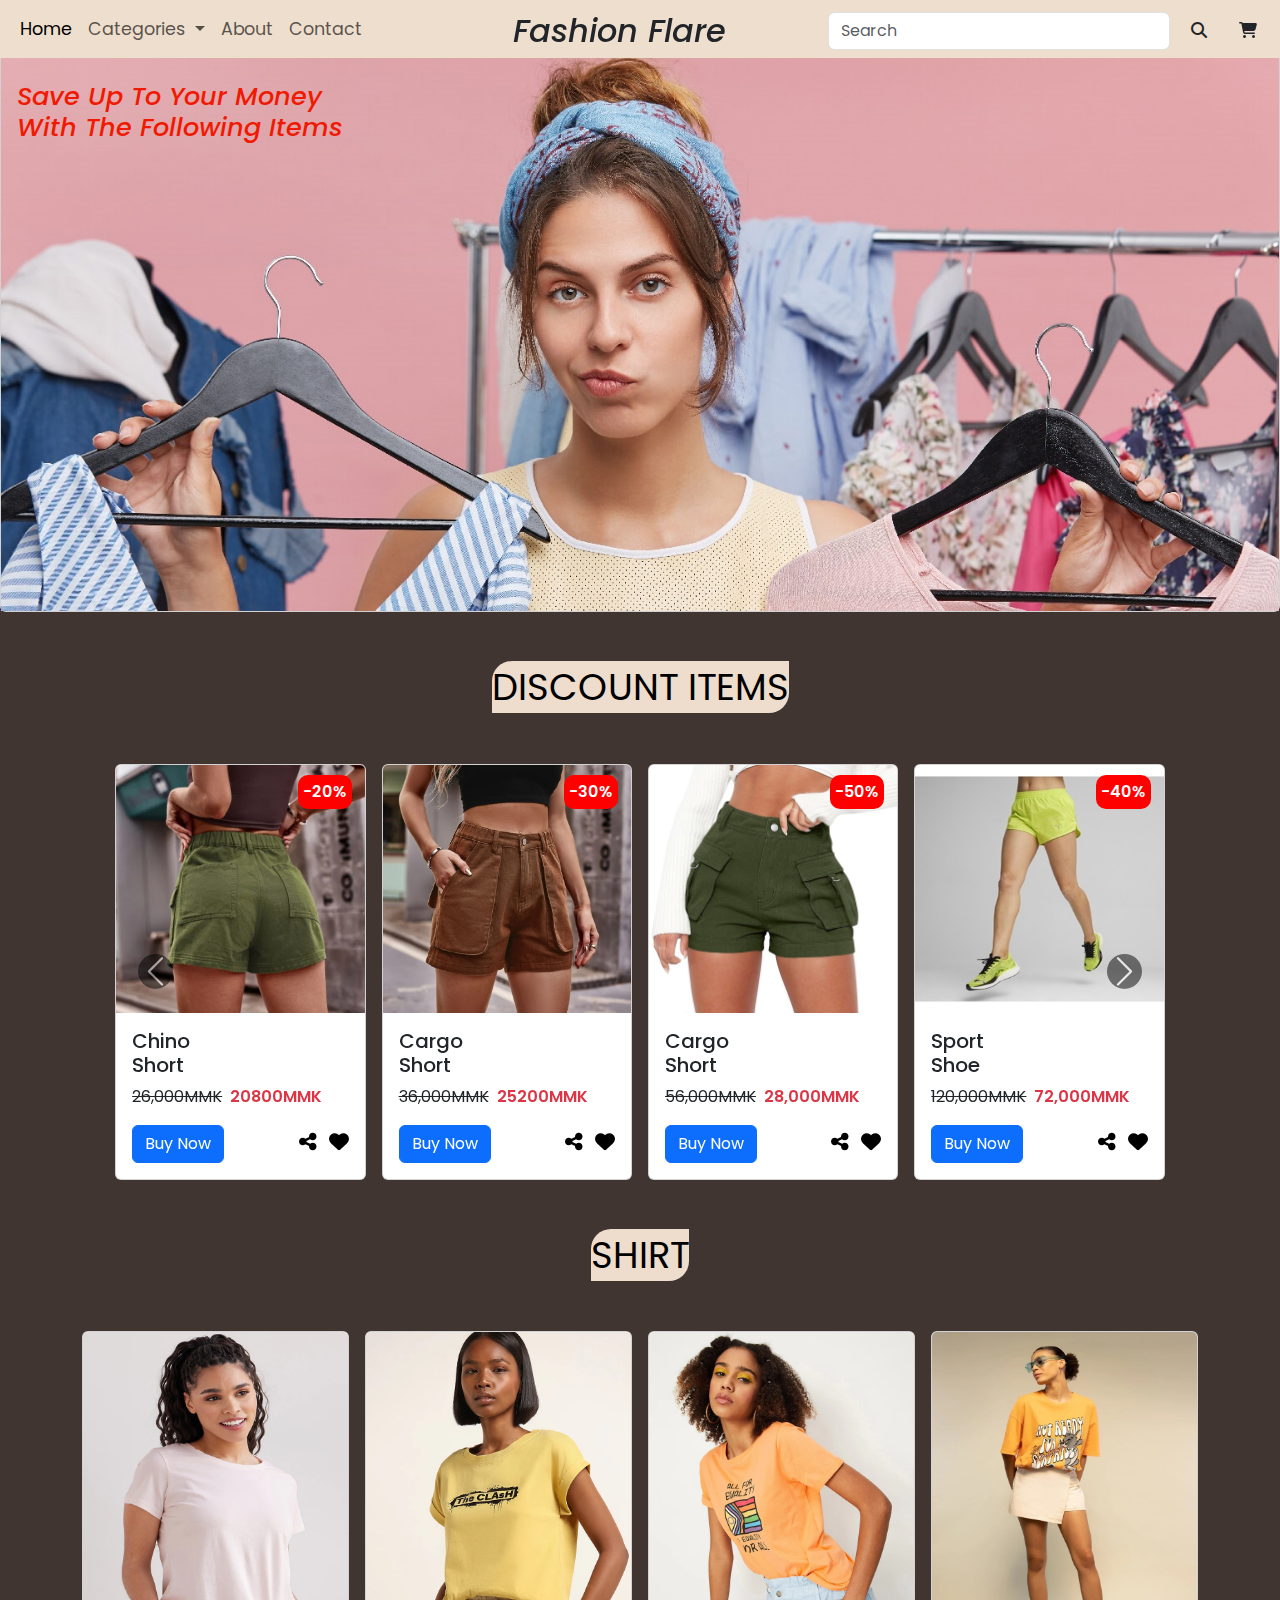
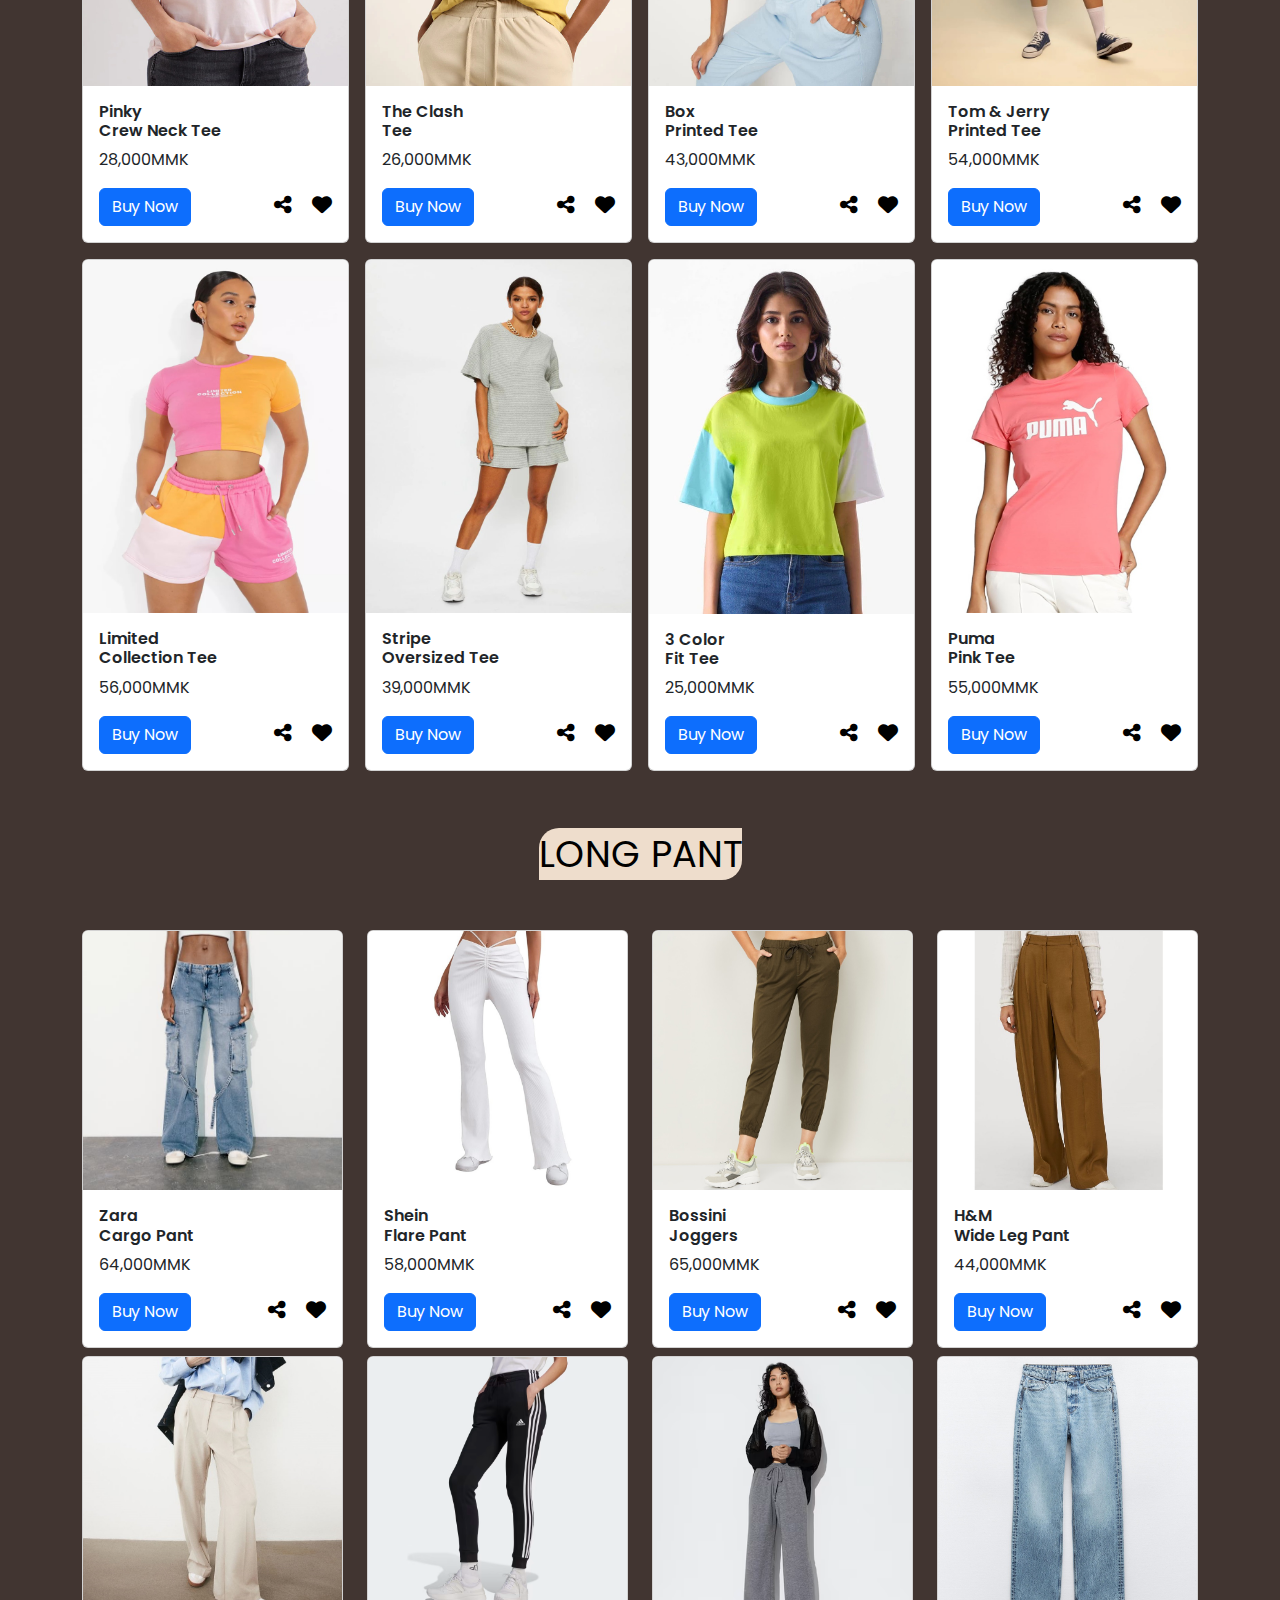
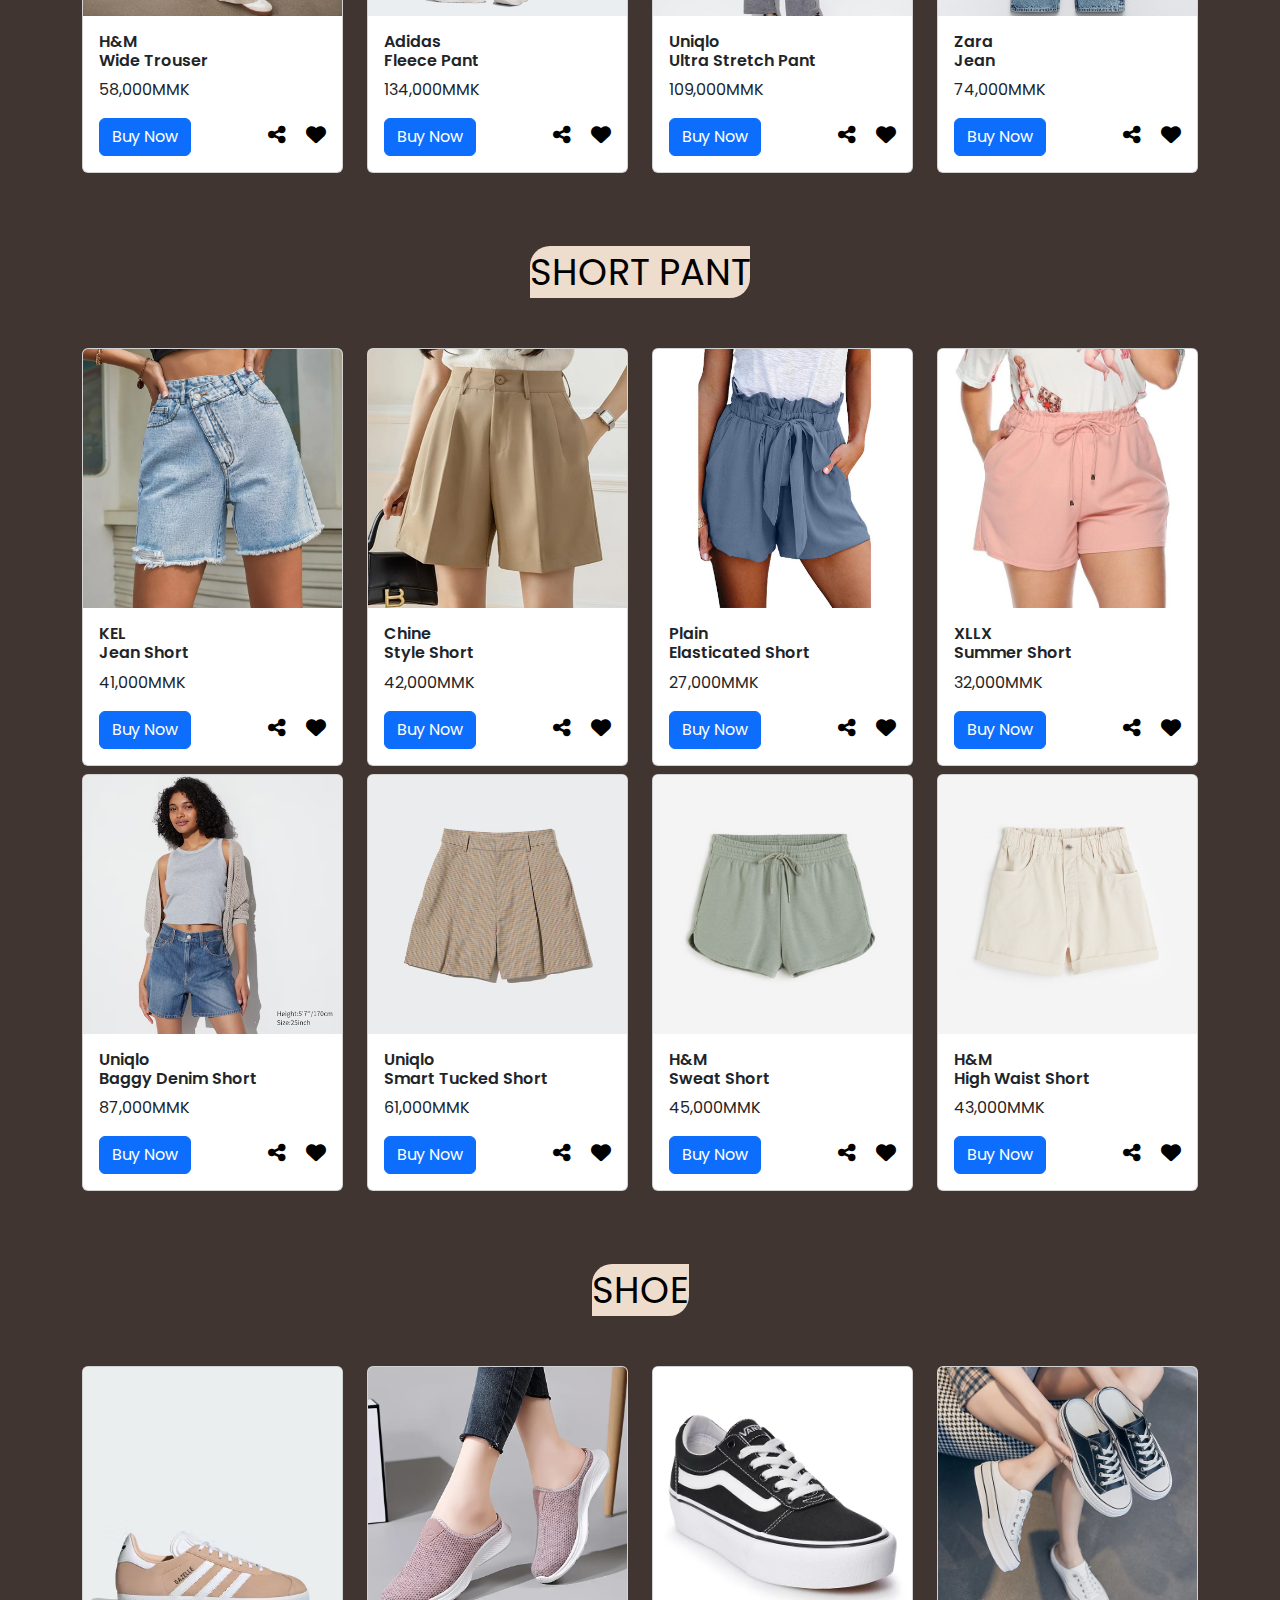
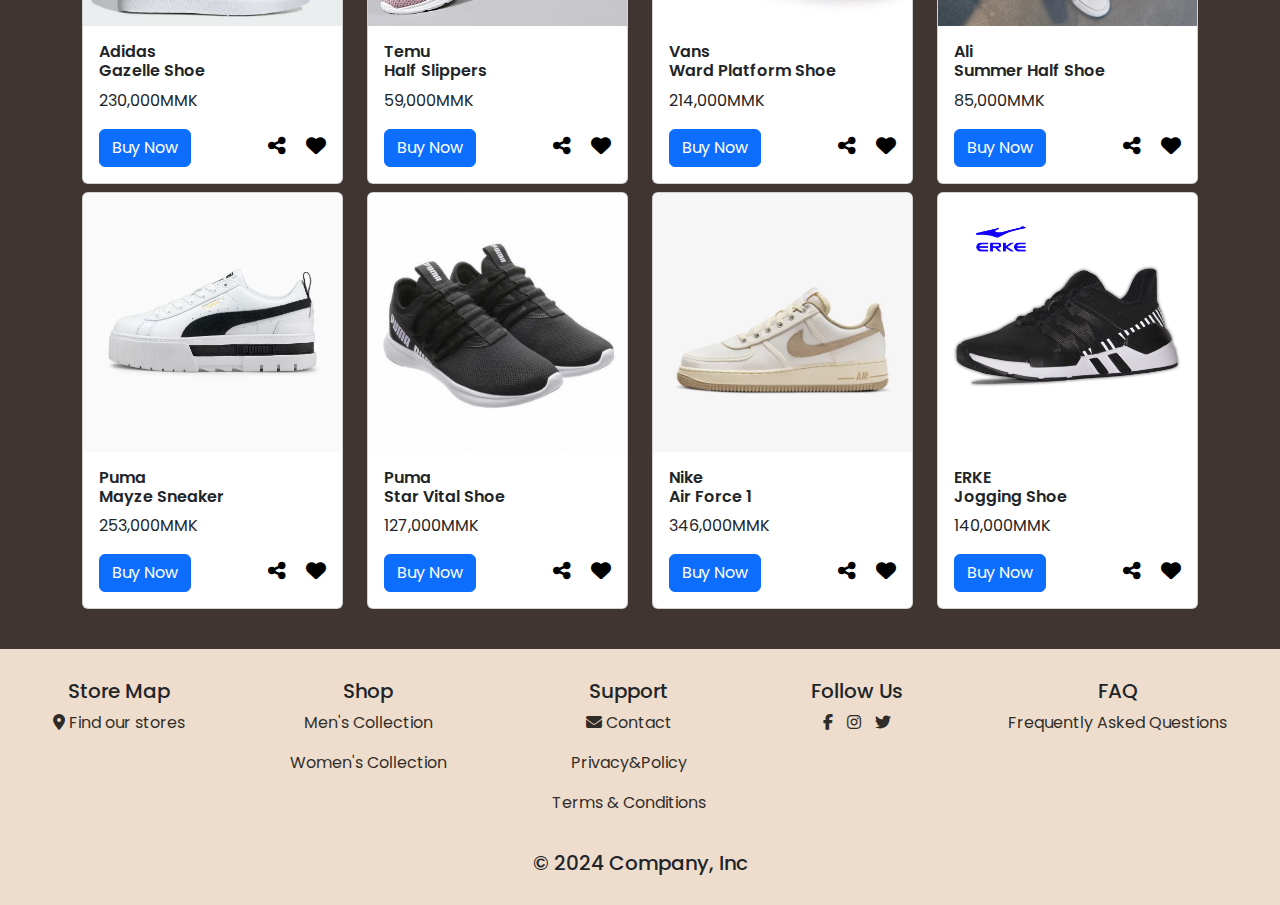
<file: women.html>
<!DOCTYPE html>
<html lang="en">

<head>
    <meta charset="UTF-8">
    <meta name="viewport" content="width=device-width, initial-scale=1.0">
    <title>Fashion Flare Women</title>
    <link href="https://cdn.jsdelivr.net/npm/bootstrap@5.3.3/dist/css/bootstrap.min.css" rel="stylesheet"
        integrity="sha384-QWTKZyjpPEjISv5WaRU9OFeRpok6YctnYmDr5pNlyT2bRjXh0JMhjY6hW+ALEwIH" crossorigin="anonymous">
    <link href="https://cdnjs.cloudflare.com/ajax/libs/font-awesome/6.5.2/css/all.min.css" rel="stylesheet">
    <link rel="preconnect" href="https://fonts.googleapis.com">
    <link rel="preconnect" href="https://fonts.gstatic.com" crossorigin>
    <link
        href="https://fonts.googleapis.com/css2?family=Poppins:ital,wght@0,100;0,200;0,300;0,400;0,500;0,600;0,700;0,800;0,900&display=swap"
        rel="stylesheet">
    <link href="css/style.css" rel="stylesheet">
    <link rel="stylesheet" href="css/style.css">
</head>

<body>
    <nav class="navbar navbar-expand-xl fixed-top mb-5">
        <div class="container-fluid">
            <button class="navbar-toggler me-auto" type="button" data-bs-toggle="collapse" data-bs-target="#navbarNav"
                aria-controls="navbarNav" aria-expanded="false" aria-label="Toggle navigation">
                <span class="navbar-toggler-icon"></span>
            </button>
            <div class="collapse navbar-collapse" id="navbarNav">
                <ul class="navbar-nav mb-2 mb-lg-0">
                    <li class="nav-item">
                        <a class="nav-link active" aria-current="page" href="index.html">Home</a>
                    </li>
                    <li class="nav-item dropdown">
                        <a class="nav-link dropdown-toggle" href="#" role="button" data-bs-toggle="dropdown"
                            aria-expanded="false">
                            Categories
                        </a>
                        <ul class="dropdown-menu">
                            <li><a class="dropdown-item" href="#shirt-section">Shirt</a></li>
                            <li><a class="dropdown-item" href="#longpant-section">Long Pant</a></li>
                            <li><a class="dropdown-item" href="#shortpant-section">Short Pant</a></li>
                            <li><a class="dropdown-item " href="#shoe-section">Shoe</a></li>
                        </ul>
                    </li>
                    <li class="nav-item">
                        <a class="nav-link" href="about.html">About</a>
                    </li>
                    <li class="nav-item">
                        <a class="nav-link" href="contact.html">Contact</a>
                    </li>
                </ul>
            </div>
            <a class="navbar-brand text-dark brand_name" href="#">Fashion Flare</a>
            <form class="d-flex d-none d-md-flex me-5 mt-1" role="search">
                <input class="form-control me-2" type="search" placeholder="Search" aria-label="Search">
                <button class="btn" type="submit">
                    <i class="fa fa-search" aria-hidden="true"></i>
                </button>
            </form>
            <div class="d-md-none me-5 mt-1 search_bar">
                <button class="btn search-toggler" type="button" data-bs-toggle="collapse" data-bs-target="#searchBar"
                    aria-controls="searchBar" aria-expanded="false" aria-label="Toggle search">
                    <i class="fa fa-search" aria-hidden="true"></i>
                </button>
            </div>

            <a href="cart.html" class="btn me-auto d-inline-block cart-icon" aria-label="Cart">
                <i class="fa fa-shopping-cart" aria-hidden="true"></i>
            </a>
        </div>
        <div class="collapse d-md-none searchbar" id="searchBar">
            <form class="d-flex" role="search">
                <input class="form-control me-2" type="search" placeholder="Search" aria-label="Search">
                <button class="btn" type="button">
                    search
                </button>
            </form>
        </div>
    </nav>

    <!-- Body -->

    <!-- Cover Photo Section -->
    <!-- <div class="container-fluid w-100 mt-5">
        <div class="cover-photo d-flex justify-content-between">
            <div class="">
                <div class="">
                    
                </div>

                <div class="cover-photo">
                    <img src="img/men-carousel/men/discount/mencover.jpg"
                        style="height: 100%; width: 100%; background-size:cover; background-position: center;" alt="">
                        <h3 class="card-img-overlay top-50 ms-4">Save Up To Your Money With<br>The Following Items</h3>
                    </div>
            </div>

        </div>
    </div> -->
    <div class="cover-photo mt-5 d-flex justify-content-center">
        <div class="card w-100">
            <img src="images/women/image/women-apparel-industry-trend.jpg" alt="">
            <div class="card-img-overlay d-flex flex-column justify-content-start mt-3">
                <h3 class="card-text" id="text-image-float">Save Up To Your Money<br>With The Following Items</h3>
            </div>
        </div>
    </div>


    <!-- Discount Items Section -->

    <div class="discount-container mt-3 mb-5" id="discount">
        <div class="category-header mt-5 mb-5">
            <a href="#">Discount Items</a>
        </div>
        <div id="discountItemsCarousel" class="carousel slide" data-bs-ride="carousel" data-bs-interval="4000">
            <div class="carousel-inner ">
                <!-- First Slide -->
                <div class="carousel-item active">
                    <div class="row g-3">
                        <!-- Card 1 -->
                        <div class="col-12 col-sm-6 col-md-6 col-lg-3">
                            <div class="card">
                                <p class="discount-percent">-20%</p>
                                <img src="images/women/0006.jpg" class="card-img-top"
                                    alt="...">
                                <div class="card-body">
                                    <h5 class="card-title">Chino<br>Short</h5>
                                    <p>
                                        <del class="card-text">26,000MMK</del>
                                        <span class="card-text text-danger ms-1 fw-semibold">20800MMK</span>
                                    </p>

                                    <div class="d-flex justify-content-between align-items-center">
                                        <div><a href="#" class="btn btn-primary">Buy Now</a></div>
                                        <div class="icons">
                                            <a href="#" class="me-2"><i class="fas fa-share-alt"
                                                    style="size: 1rem;"></i></a>
                                            <a href="#" class="danger"><i class="fas fa-heart"></i></a>
                                        </div>
                                    </div>
                                </div>
                            </div>
                        </div>
                        <!-- Card 2 -->
                        <div class="col-12 col-sm-6 col-md-6 col-lg-3">
                            <div class="card">
                                <p class="discount-percent">-30%</p>
                                <img src="images/women/0007.jpg" class="card-img-top"
                                    alt="...">
                                <div class="card-body">
                                    <h5 class="card-title">Cargo<br>Short</h5>
                                    <p>
                                        <del class="card-text">36,000MMK</del>
                                        <span class="card-text text-danger ms-1 fw-semibold">25200MMK</span>
                                    </p>
                                    <div class="d-flex justify-content-between align-items-center">
                                        <div><a href="#" class="btn btn-primary">Buy Now</a></div>
                                        <div class="icons">
                                            <a href="#" class="me-2"><i class="fas fa-share-alt"
                                                    style="size: 1rem;"></i></a>
                                            <a href="#" class="danger"><i class="fas fa-heart"></i></a>
                                        </div>
                                    </div>
                                </div>
                            </div>
                        </div>
                        <!-- Card 3 -->
                        <div class="col-12 col-sm-6 col-md-6 col-lg-3">
                            <div class="card">
                                <p class="discount-percent">-50%</p>
                                <img src="images/women/0008.jpg" class="card-img-top"
                                    alt="...">
                                <div class="card-body">
                                    <h5 class="card-title">Cargo<br>Short</h5>
                                    <p>
                                        <del class="card-text">56,000MMK</del>
                                        <span class="card-text text-danger ms-1 fw-semibold">28,000MMK</span>
                                    </p>
                                    <div class="d-flex justify-content-between align-items-center">
                                        <div><a href="#" class="btn btn-primary">Buy Now</a></div>
                                        <div class="icons">
                                            <a href="#" class="me-2"><i class="fas fa-share-alt"
                                                    style="size: 1rem;"></i></a>
                                            <a href="#" class="danger"><i class="fas fa-heart"></i></a>
                                        </div>
                                    </div>
                                </div>
                            </div>
                        </div>
                        <!-- Card 4 -->
                        <div class="col-12 col-sm-6 col-md-6 col-lg-3">
                            <div class="card">
                                <p class="discount-percent">-40%</p>
                                <img src="images/women/0012.jpg" class="card-img-top" alt="...">
                                <div class="card-body">
                                    <h5 class="card-title">Sport<br>Shoe</h5>
                                    <p>
                                        <del class="card-text">120,000MMK</del>
                                        <span class="card-text text-danger ms-1 fw-semibold">72,000MMK</span>
                                    </p>
                                    <div class="d-flex justify-content-between align-items-center">
                                        <div><a href="#" class="btn btn-primary">Buy Now</a></div>
                                        <div class="icons">
                                            <a href="#" class="me-2"><i class="fas fa-share-alt"
                                                    style="size: 1rem;"></i></a>
                                            <a href="#" class="danger"><i class="fas fa-heart"></i></a>
                                        </div>
                                    </div>
                                </div>
                            </div>
                        </div>
                    </div>
                </div>
                <!-- Second Slide -->
                <div class="carousel-item">
                    <div class="row g-3">
                        <!-- Card 5 -->
                        <div class="col-12 col-sm-6 col-md-6 col-lg-3">
                            <div class="card">
                                <p class="discount-percent">-50%</p>
                                <img src="images/women/0013.jpg" class="card-img-top"
                                    alt="...">
                                <div class="card-body">
                                    <h5 class="card-title">Chica<br>Half Shoe</h5>
                                    <p>
                                        <del class="card-text">53,000MMK</del>
                                        <span class="card-text text-danger ms-1 fw-semibold">26,500MMK</span>
                                    </p>
                                    <div class="d-flex justify-content-between align-items-center">
                                        <div><a href="#" class="btn btn-primary">Buy Now</a></div>
                                        <div class="icons">
                                            <a href="#" class="me-3"><i class="fas fa-share-alt"
                                                    style="size: 1rem;"></i></a>
                                            <a href="#" class="danger"><i class="fas fa-heart"></i></a>
                                        </div>
                                    </div>
                                </div>
                            </div>
                        </div>
                        <!-- Card 6 -->
                        <div class="col-12 col-sm-6 col-md-6 col-lg-3">
                            <div class="card">
                                <p class="discount-percent">-60%</p>
                                <img src="images/women/0014.jpg" class="card-img-top" alt="...">
                                <div class="card-body">
                                    <h5 class="card-title">Brownie<br>Half Shoe</h5>
                                    <p>
                                        <del class="card-text">34,000MMK</del>
                                        <span class="card-text text-danger ms-1 fw-semibold">13,600MMK</span>
                                    </p>
                                    <div class="d-flex justify-content-between align-items-center">
                                        <div><a href="#" class="btn btn-primary">Buy Now</a></div>
                                        <div class="icons">
                                            <a href="#" class="me-3"><i class="fas fa-share-alt"
                                                    style="size: 1rem;"></i></a>
                                            <a href="#" class="danger"><i class="fas fa-heart"></i></a>
                                        </div>
                                    </div>
                                </div>
                            </div>
                        </div>
                        <!-- Card 7 -->
                        <div class="col-12 col-sm-6 col-md-6 col-lg-3">
                            <div class="card">
                                <p class="discount-percent">-40%</p>
                                <img src="images/women/0010.jpg" class="card-img-top" alt="...">
                                <div class="card-body">
                                    <h5 class="card-title">Cargo<br>Short Pant</h5>
                                    <p>
                                        <del class="card-text">36,000MMK</del>
                                        <span class="card-text text-danger ms-1 fw-semibold">21,600MMK</span>
                                    </p>
                                    <div class="d-flex justify-content-between align-items-center">
                                        <div><a href="#" class="btn btn-primary">Buy Now</a></div>
                                        <div class="icons">
                                            <a href="#" class="me-3"><i class="fas fa-share-alt"
                                                    style="size: 1rem; color: black;"></i></a>
                                            <a href="#" class="danger"><i class="fas fa-heart"></i></a>
                                        </div>
                                    </div>
                                </div>
                            </div>
                        </div>
                        <!-- Card 8 -->
                        <div class="col-12 col-sm-6 col-md-6 col-lg-3">
                            <div class="card">
                                <p class="discount-percent">-40%</p>
                                <img src="images/women/0011.jpg" class="card-img-top" alt="...">
                                <div class="card-body">
                                    <h5 class="card-title">Sumi<br>Running Shoe</h5>
                                    <p>
                                        <del class="card-text">150,000MMK</del>
                                        <span class="card-text text-danger ms-1 fw-semibold">90,00MMK</span>
                                    </p>
                                    <div class="d-flex justify-content-between align-items-center">
                                        <div><a href="#" class="btn btn-primary">Buy Now</a></div>
                                        <div class="icons">
                                            <a href="#" class="me-3"><i class="fas fa-share-alt"
                                                    style="size: 1rem;"></i></a>
                                            <a href="#" class="danger"><i class="fas fa-heart"></i></a>
                                        </div>
                                    </div>
                                </div>
                            </div>
                        </div>
                    </div>
                </div>
            </div>
            <!-- Carousel Controls -->
            <button class="carousel-control-prev" type="button" data-bs-target="#discountItemsCarousel"
                data-bs-slide="prev">
                <span class="carousel-control-prev-icon" aria-hidden="true"></span>
                <span class="visually-hidden">Previous</span>
            </button>
            <button class="carousel-control-next" type="button" data-bs-target="#discountItemsCarousel"
                data-bs-slide="next">
                <span class="carousel-control-next-icon" aria-hidden="true"></span>
                <span class="visually-hidden">Next</span>
            </button>
        </div>
    </div>

    <!-- T-Shirt Section -->
    <div class="container my-3" id="shirt">
        <div class="category-header mt-5 mb-5">
            <a href="#" id="shirt-section">Shirt</a>
        </div>
        <div class="row g-3">
            <!-- Card Template (8 cards for T-Shirt) -->
            <div class="col-6 col-md-6 col-lg-3" *ngFor="let item of tshirtItems">
                <div class="card">
                    <img src="images/women/shirt1.jpg" class="card-img-top" alt="...">
                    <div class="card-body">
                        <h6 class="card-title fw-semibold">Pinky<br>Crew Neck Tee</h6>
                        <p class="card-text">28,000MMK</p>
                        <div class="d-flex justify-content-between align-items-center">
                            <div><a href="#" class="btn btn-primary">Buy Now</a></div>
                            <div class="icons">
                                <a href="#" class="me-3"><i class="fas fa-share-alt" style="size: 1rem;"></i></a>
                                <a href="#" class="danger"><i class="fas fa-heart"></i></a>
                            </div>
                        </div>
                    </div>
                </div>
            </div>
            <div class="col-6 col-md-6 col-lg-3 " *ngFor="let item of tshirtItems">
                <div class="card">

                    <img src="images/women/shirt2.jpg" class="card-img-top" alt="...">
                    <div class="card-body">
                        <h6 class="card-title fw-semibold">The Clash<br>Tee</h6>
                        <p class="card-text">26,000MMK</p>
                        <div class="d-flex justify-content-between align-items-center">
                            <div><a href="#" class="btn btn-primary">Buy Now</a></div>
                            <div class="icons">
                                <a href="#" class="me-3"><i class="fas fa-share-alt" style="size: 1rem;"></i></a>
                                <a href="#" class="danger"><i class="fas fa-heart"></i></a>
                            </div>
                        </div>
                    </div>
                </div>
            </div>

            <div class="col-6 col-md-6 col-lg-3 " *ngFor="let item of tshirtItems">
                <div class="card">
                    <img src="images/women/shirt3.jpg" class="card-img-top" alt="...">
                    <div class="card-body">
                        <h6 class="card-title fw-semibold">Box<br>Printed Tee</h6>
                        <p class="card-text">43,000MMK</p>
                        <div class="d-flex justify-content-between align-items-center">
                            <div><a href="#" class="btn btn-primary">Buy Now</a></div>
                            <div class="icons">
                                <a href="#" class="me-3"><i class="fas fa-share-alt" style="size: 1rem;"></i></a>
                                <a href="#" class="danger"><i class="fas fa-heart"></i></a>
                            </div>
                        </div>
                    </div>
                </div>
            </div>

            <div class="col-6 col-md-6 col-lg-3 " *ngFor="let item of tshirtItems">
                <div class="card">
                    <img src="images/women/shirt4.jpg" class="card-img-top" alt="...">
                    <div class="card-body">
                        <h6 class="card-title fw-semibold">Tom & Jerry<br>Printed Tee</h6>
                        <p class="card-text">54,000MMK</p>
                        <div class="d-flex justify-content-between align-items-center">
                            <div><a href="#" class="btn btn-primary">Buy Now</a></div>
                            <div class="icons">
                                <a href="#" class="me-3"><i class="fas fa-share-alt" style="size: 1rem;"></i></a>
                                <a href="#" class="danger"><i class="fas fa-heart"></i></a>
                            </div>
                        </div>
                    </div>
                </div>
            </div>

            <div class="col-6 col-md-6 col-lg-3 mb-2" *ngFor="let item of tshirtItems">
                <div class="card">
                    <img src="images/women/shirt5.jpg" class="card-img-top" alt="...">
                    <div class="card-body">
                        <h6 class="card-title fw-semibold">Limited<br>Collection Tee</h6>
                        <p class="card-text">56,000MMK</p>
                        <div class="d-flex justify-content-between align-items-center">
                            <div><a href="#" class="btn btn-primary">Buy Now</a></div>
                            <div class="icons">
                                <a href="#" class="me-3"><i class="fas fa-share-alt" style="size: 1rem;"></i></a>
                                <a href="#" class="danger"><i class="fas fa-heart"></i></a>
                            </div>
                        </div>
                    </div>
                </div>
            </div>

            <div class="col-6 col-md-6 col-lg-3 mb-2" *ngFor="let item of tshirtItems">
                <div class="card">
                    <img src="images/women/shirt6.jpg" class="card-img-top" alt="...">
                    <div class="card-body">
                        <h6 class="card-title fw-semibold">Stripe<br>Oversized Tee</h6>
                        <p class="card-text">39,000MMK</p>
                        <div class="d-flex justify-content-between align-items-center">
                            <div><a href="#" class="btn btn-primary">Buy Now</a></div>
                            <div class="icons">
                                <a href="#" class="me-3"><i class="fas fa-share-alt" style="size: 1rem;"></i></a>
                                <a href="#" class="danger"><i class="fas fa-heart"></i></a>
                            </div>
                        </div>
                    </div>
                </div>
            </div>

            <div class="col-6 col-md-6 col-lg-3 mb-2" *ngFor="let item of tshirtItems">
                <div class="card">
                    <img src="images/women/shirt7.jpg" class="card-img-top" alt="...">
                    <div class="card-body">
                        <h6 class="card-title fw-semibold">3 Color<br>Fit Tee</h6>
                        <p class="card-text">25,000MMK</p>
                        <div class="d-flex justify-content-between align-items-center">
                            <div><a href="#" class="btn btn-primary">Buy Now</a></div>
                            <div class="icons">
                                <a href="#" class="me-3"><i class="fas fa-share-alt" style="size: 1rem;"></i></a>
                                <a href="#" class="danger"><i class="fas fa-heart"></i></a>
                            </div>
                        </div>
                    </div>
                </div>
            </div>

            <div class="col-6 col-md-6 col-lg-3 mb-2" *ngFor="let item of tshirtItems">
                <div class="card">
                    <img src="images/women/puma-pink-tee.jpg" class="card-img-top" alt="...">
                    <div class="card-body">
                        <h6 class="card-title fw-semibold">Puma<br>Pink Tee</h6>
                        <p class="card-text">55,000MMK</p>
                        <div class="d-flex justify-content-between align-items-center">
                            <div><a href="#" class="btn btn-primary">Buy Now</a></div>
                            <div class="icons">
                                <a href="#" class="me-3"><i class="fas fa-share-alt" style="size: 1rem;"></i></a>
                                <a href="#" class="danger"><i class="fas fa-heart"></i></a>
                            </div>
                        </div>
                    </div>
                </div>
            </div>


            <!-- Repeat similar cards for remaining 7 T-Shirts -->
        </div>
    </div>

    <!-- Long Pant Section -->
    <div class="container mb-3" id="long">
        <div class="category-header mt-5 mb-5">
            <a href="#" id="longpant-section">Long Pant</a>
        </div>
        <div class="row" id="photo-height">
            <!-- Card Template (8 cards for Long Pant) -->
            <div class="col-6 col-md-4 col-lg-3 mb-2" *ngFor="let item of longPantItems">
                <div class="card">
                    <img src="images/women/women long/08197237400-019-p.jpg" class="card-img-top" alt="...">
                    <div class="card-body">
                        <h6 class="card-title fw-semibold">Zara<br>Cargo Pant</h6>
                        <p class="card-text">64,000MMK</p>
                        <div class="d-flex justify-content-between align-items-center">
                            <div><a href="#" class="btn btn-primary">Buy Now</a></div>
                            <div class="icons">
                                <a href="#" class="me-3"><i class="fas fa-share-alt" style="size: 1rem;"></i></a>
                                <a href="#" class="danger"><i class="fas fa-heart"></i></a>
                            </div>
                        </div>
                    </div>
                </div>
            </div>

            <div class="col-6 col-md-4 col-lg-3 mb-2" *ngFor="let item of longPantItems">
                <div class="card">
                    <img src="images/cut-out-wide-leg-flare-pant-shein.jpg" class="card-img-top" alt="...">
                    <div class="card-body">
                        <h6 class="card-title fw-semibold">Shein<br>Flare Pant</h6>
                        <p class="card-text">58,000MMK</p>
                        <div class="d-flex justify-content-between align-items-center">
                            <div><a href="#" class="btn btn-primary">Buy Now</a></div>
                            <div class="icons">
                                <a href="#" class="me-3"><i class="fas fa-share-alt" style="size: 1rem;"></i></a>
                                <a href="#" class="danger"><i class="fas fa-heart"></i></a>
                            </div>
                        </div>
                    </div>
                </div>
            </div>

            <div class="col-6 col-md-4 col-lg-3 mb-2" *ngFor="let item of longPantItems">
                <div class="card">
                    <img src="images/bossini-solid-joggers-women.jpg" class="card-img-top" alt="...">
                    <div class="card-body">
                        <h6 class="card-title fw-semibold">Bossini<br>Joggers</h6>
                        <p class="card-text">65,000MMK</p>
                        <div class="d-flex justify-content-between align-items-center">
                            <div><a href="#" class="btn btn-primary">Buy Now</a></div>
                            <div class="icons">
                                <a href="#" class="me-3"><i class="fas fa-share-alt" style="size: 1rem;"></i></a>
                                <a href="#" class="danger"><i class="fas fa-heart"></i></a>
                            </div>
                        </div>
                    </div>
                </div>
            </div>

            <div class="col-6 col-md-4 col-lg-3 mb-2" *ngFor="let item of longPantItems">
                <div class="card">
                    <img src="images/women/women long/3f470d8c63f644170d5227dbbb6feee6.jpg" class="card-img-top" alt="...">
                    <div class="card-body">
                        <h6 class="card-title fw-semibold">H&M<br>Wide Leg Pant</h6>
                        <p class="card-text">44,000MMK</p>
                        <div class="d-flex justify-content-between align-items-center">
                            <div><a href="#" class="btn btn-primary">Buy Now</a></div>
                            <div class="icons">
                                <a href="#" class="me-3"><i class="fas fa-share-alt" style="size: 1rem;"></i></a>
                                <a href="#" class="danger"><i class="fas fa-heart"></i></a>
                            </div>
                        </div>
                    </div>
                </div>
            </div>

            <div class="col-6 col-md-4 col-lg-3 mb-4" *ngFor="let item of longPantItems">
                <div class="card">
                    <img src="images/women/women long/hmgoepprod.jpg" class="card-img-top" alt="...">
                    <div class="card-body">
                        <h6 class="card-title fw-semibold">H&M<br>Wide Trouser</h6>
                        <p class="card-text">58,000MMK</p>
                        <div class="d-flex justify-content-between align-items-center">
                            <div><a href="#" class="btn btn-primary">Buy Now</a></div>
                            <div class="icons">
                                <a href="#" class="me-3"><i class="fas fa-share-alt" style="size: 1rem;"></i></a>
                                <a href="#" class="danger"><i class="fas fa-heart"></i></a>
                            </div>
                        </div>
                    </div>
                </div>
            </div>

            <div class="col-6 col-md-4 col-lg-3 mb-4" *ngFor="let item of longPantItems">
                <div class="card">
                    <img src="images/women/women long/Essentials_3-Stripes_Fleece_Pants_Black_HZ5753_21_model.png" class="card-img-top" alt="...">
                    <div class="card-body">
                        <h6 class="card-title fw-semibold">Adidas<br>Fleece Pant</h6>
                        <p class="card-text">134,000MMK</p>
                        <div class="d-flex justify-content-between align-items-center">
                            <div><a href="#" class="btn btn-primary">Buy Now</a></div>
                            <div class="icons">
                                <a href="#" class="me-3"><i class="fas fa-share-alt" style="size: 1rem;"></i></a>
                                <a href="#" class="danger"><i class="fas fa-heart"></i></a>
                            </div>
                        </div>
                    </div>
                </div>
            </div>

            <div class="col-6 col-md-4 col-lg-3 mb-4" *ngFor="let item of longPantItems">
                <div class="card">
                    <img src="images/women/women long/sggoods_06_466327.png" class="card-img-top" alt="...">
                    <div class="card-body">
                        <h6 class="card-title fw-semibold">Uniqlo<br>Ultra Stretch Pant</h6>
                        <p class="card-text">109,000MMK</p>
                        <div class="d-flex justify-content-between align-items-center">
                            <div><a href="#" class="btn btn-primary">Buy Now</a></div>
                            <div class="icons">
                                <a href="#" class="me-3"><i class="fas fa-share-alt" style="size: 1rem;"></i></a>
                                <a href="#" class="danger"><i class="fas fa-heart"></i></a>
                            </div>
                        </div>
                    </div>
                </div>
            </div>

            <div class="col-6 col-md-4 col-lg-3 mb-4" *ngFor="let item of longPantItems">
                <div class="card">
                    <img src="images/zara-jeans-women.jpg" class="card-img-top" alt="...">
                    <div class="card-body">
                        <h6 class="card-title fw-semibold">Zara<br>Jean</h6>
                        <p class="card-text">74,000MMK</p>
                        <div class="d-flex justify-content-between align-items-center">
                            <div><a href="#" class="btn btn-primary">Buy Now</a></div>
                            <div class="icons">
                                <a href="#" class="me-3"><i class="fas fa-share-alt" style="size: 1rem;"></i></a>
                                <a href="#" class="danger"><i class="fas fa-heart"></i></a>
                            </div>
                        </div>
                    </div>
                </div>
            </div>

            <!-- Repeat similar cards for remaining 7 Long Pants -->
        </div>
    </div>

    <!-- Short Pant Section -->
    <div class="container my-3" id="short">
        <div class="category-header mt-5 mb-5">
            <a href="#" id="shortpant-section">Short Pant</a>
        </div>
        <div class="row">
            <!-- Card Template (8 cards for Short Pant) -->
            <div class="col-6 col-md-6 col-lg-3 mb-2" *ngFor="let item of shortPantItems">
                <div class="card">
                    <img src="images/women/short.jpg" class="card-img-top" alt="...">
                    <div class="card-body">
                        <h6 class="card-title fw-semibold">KEL<br>Jean Short</h6>
                        <p class="card-text">41,000MMK</p>
                        <div class="d-flex justify-content-between align-items-center">
                            <div><a href="#" class="btn btn-primary">Buy Now</a></div>
                            <div class="icons">
                                <a href="#" class="me-3"><i class="fas fa-share-alt" style="size: 1rem;"></i></a>
                                <a href="#" class="danger"><i class="fas fa-heart"></i></a>
                            </div>
                        </div>
                    </div>
                </div>
            </div>

            <div class="col-6 col-md-6 col-lg-3 mb-2" *ngFor="let item of shortPantItems">
                <div class="card">
                    <img src="images/women/short1.jpg" class="card-img-top" alt="...">
                    <div class="card-body">
                        <h6 class="card-title fw-semibold">Chine<br>Style Short</h6>
                        <p class="card-text">42,000MMK</p>
                        <div class="d-flex justify-content-between align-items-center">
                            <div><a href="#" class="btn btn-primary">Buy Now</a></div>
                            <div class="icons">
                                <a href="#" class="me-3"><i class="fas fa-share-alt" style="size: 1rem;"></i></a>
                                <a href="#" class="danger"><i class="fas fa-heart"></i></a>
                            </div>
                        </div>
                    </div>
                </div>
            </div>

            <div class="col-6 col-md-6 col-lg-3 mb-2" *ngFor="let item of shortPantItems">
                <div class="card">
                    <img src="images/women/237339874_max.jpg" class="card-img-top" alt="...">
                    <div class="card-body">
                        <h6 class="card-title fw-semibold">Plain<br>Elasticated Short</h6>
                        <p class="card-text">27,000MMK</p>
                        <div class="d-flex justify-content-between align-items-center">
                            <div><a href="#" class="btn btn-primary">Buy Now</a></div>
                            <div class="icons">
                                <a href="#" class="me-3"><i class="fas fa-share-alt" style="size: 1rem;"></i></a>
                                <a href="#" class="danger"><i class="fas fa-heart"></i></a>
                            </div>
                        </div>
                    </div>
                </div>
            </div>

            <div class="col-6 col-md-6 col-lg-3 mb-2" *ngFor="let item of shortPantItems">
                <div class="card">
                    <img src="images/women/summer-short.jpg" class="card-img-top" alt="...">
                    <div class="card-body">
                        <h6 class="card-title fw-semibold">XLLX<br>Summer Short</h6>
                        <p class="card-text">32,000MMK</p>
                        <div class="d-flex justify-content-between align-items-center">
                            <div><a href="#" class="btn btn-primary">Buy Now</a></div>
                            <div class="icons">
                                <a href="#" class="me-3"><i class="fas fa-share-alt" style="size: 1rem;"></i></a>
                                <a href="#" class="danger"><i class="fas fa-heart"></i></a>
                            </div>
                        </div>
                    </div>
                </div>
            </div>

            <div class="col-6 col-md-6 col-lg-3 mb-4" *ngFor="let item of shortPantItems">
                <div class="card">
                    <img src="images/women/sggoods_65_464945.png" class="card-img-top" alt="...">
                    <div class="card-body">
                        <h6 class="card-title fw-semibold">Uniqlo<br>Baggy Denim Short</h6>
                        <p class="card-text">87,000MMK</p>
                        <div class="d-flex justify-content-between align-items-center">
                            <div><a href="#" class="btn btn-primary">Buy Now</a></div>
                            <div class="icons">
                                <a href="#" class="me-3"><i class="fas fa-share-alt" style="size: 1rem;"></i></a>
                                <a href="#" class="danger"><i class="fas fa-heart"></i></a>
                            </div>
                        </div>
                    </div>
                </div>
            </div>

            <div class="col-6 col-md-6 col-lg-3 mb-4" *ngFor="let item of shortPantItems">
                <div class="card">
                    <img src="images/women/goods_32_453555.png" class="card-img-top" alt="...">
                    <div class="card-body">
                        <h6 class="card-title fw-semibold">Uniqlo<br>Smart Tucked Short</h6>
                        <p class="card-text">61,000MMK</p>
                        <div class="d-flex justify-content-between align-items-center">
                            <div><a href="#" class="btn btn-primary">Buy Now</a></div>
                            <div class="icons">
                                <a href="#" class="me-3"><i class="fas fa-share-alt" style="size: 1rem;"></i></a>
                                <a href="#" class="danger"><i class="fas fa-heart"></i></a>
                            </div>
                        </div>
                    </div>
                </div>
            </div>

            <div class="col-6 col-md-6 col-lg-3 mb-4" *ngFor="let item of shortPantItems">
                <div class="card">
                    <img src="images/women/hmgoepprod.jpg" class="card-img-top" alt="...">
                    <div class="card-body">
                        <h6 class="card-title fw-semibold">H&M<br>Sweat Short</h6>
                        <p class="card-text">45,000MMK</p>
                        <div class="d-flex justify-content-between align-items-center">
                            <div><a href="#" class="btn btn-primary">Buy Now</a></div>
                            <div class="icons">
                                <a href="#" class="me-3"><i class="fas fa-share-alt" style="size: 1rem;"></i></a>
                                <a href="#" class="danger"><i class="fas fa-heart"></i></a>
                            </div>
                        </div>
                    </div>
                </div>
            </div>

            <div class="col-6 col-md-6 col-lg-3 mb-4" *ngFor="let item of shortPantItems">
                <div class="card">
                    <img src="images/women/high-waist-short.jpg" class="card-img-top" alt="...">
                    <div class="card-body">
                        <h6 class="card-title fw-semibold">H&M<br>High Waist Short</h6>
                        <p class="card-text">43,000MMK</p>
                        <div class="d-flex justify-content-between align-items-center">
                            <div><a href="#" class="btn btn-primary">Buy Now</a></div>
                            <div class="icons">
                                <a href="#" class="me-3"><i class="fas fa-share-alt" style="size: 1rem;"></i></a>
                                <a href="#" class="danger"><i class="fas fa-heart"></i></a>
                            </div>
                        </div>
                    </div>
                </div>
            </div>
            <!-- Repeat similar cards for remaining 7 Short Pants -->
        </div>
    </div>

    <!-- Shoe Section -->
    <div class="container my-3" id="shoe">
        <div class="category-header mt-5 mb-5">
            <a href="#" id="shoe-section">Shoe</a>
        </div>
        <div class="row">
            <!-- Card Template (8 cards for Shoe) -->
            <div class="col-6 col-md-4 col-lg-3 mb-2" *ngFor="let item of shoeItems">
                <div class="card">
                    <img src="images/women/gazelle-shoes.jpg" class="card-img-top" alt="...">
                    <div class="card-body">
                        <h6 class="card-title fw-semibold">Adidas<br>Gazelle Shoe</h6>
                        <p class="card-text">230,000MMK</p>
                        <div class="d-flex justify-content-between align-items-center">
                            <div><a href="#" class="btn btn-primary">Buy Now</a></div>
                            <div class="icons">
                                <a href="#" class="me-3"><i class="fas fa-share-alt" style="size: 1rem;"></i></a>
                                <a href="#" class="danger"><i class="fas fa-heart"></i></a>
                            </div>
                        </div>
                    </div>
                </div>
            </div>

            <div class="col-6 col-md-4 col-lg-3 mb-2" *ngFor="let item of shoeItems">
                <div class="card">
                    <img src="images/women/f063ed3246b755dbf947dbfe3e155ca3_enhanced.png" class="card-img-top" alt="...">
                    <div class="card-body">
                        <h6 class="card-title fw-semibold">Temu<br>Half Slippers</h6>
                        <p class="card-text">59,000MMK</p>
                        <div class="d-flex justify-content-between align-items-center">
                            <div><a href="#" class="btn btn-primary">Buy Now</a></div>
                            <div class="icons">
                                <a href="#" class="me-3"><i class="fas fa-share-alt" style="size: 1rem;"></i></a>
                                <a href="#" class="danger"><i class="fas fa-heart"></i></a>
                            </div>
                        </div>
                    </div>
                </div>
            </div>

            <div class="col-6 col-md-4 col-lg-3 mb-2" *ngFor="let item of shoeItems">
                <div class="card">
                    <img src="images/women/vans-ward-women-platform-shoe.png" class="card-img-top" alt="...">
                    <div class="card-body">
                        <h6 class="card-title fw-semibold">Vans<br>Ward Platform Shoe</h6>
                        <p class="card-text">214,000MMK</p>
                        <div class="d-flex justify-content-between align-items-center">
                            <div><a href="#" class="btn btn-primary">Buy Now</a></div>
                            <div class="icons">
                                <a href="#" class="me-3"><i class="fas fa-share-alt" style="size: 1rem;"></i></a>
                                <a href="#" class="danger"><i class="fas fa-heart"></i></a>
                            </div>
                        </div>
                    </div>
                </div>
            </div>

            <div class="col-6 col-md-4 col-lg-3 mb-2" *ngFor="let item of shoeItems">
                <div class="card">
                    <img src="images/women/half-shoes-summer-leather.png" class="card-img-top" alt="...">
                    <div class="card-body">
                        <h6 class="card-title fw-semibold">Ali<br>Summer Half Shoe</h6>
                        <p class="card-text">85,000MMK</p>
                        <div class="d-flex justify-content-between align-items-center">
                            <div><a href="#" class="btn btn-primary">Buy Now</a></div>
                            <div class="icons">
                                <a href="#" class="me-3"><i class="fas fa-share-alt" style="size: 1rem;"></i></a>
                                <a href="#" class="danger"><i class="fas fa-heart"></i></a>
                            </div>
                        </div>
                    </div>
                </div>
            </div>

            <div class="col-6 col-md-4 col-lg-3 mb-4" *ngFor="let item of shoeItems">
                <div class="card">
                    <img src="images/women/Mayze-Sneakers-Women.png" class="card-img-top" alt="...">
                    <div class="card-body">
                        <h6 class="card-title fw-semibold">Puma<br>Mayze Sneaker</h6>
                        <p class="card-text">253,000MMK</p>
                        <div class="d-flex justify-content-between align-items-center">
                            <div><a href="#" class="btn btn-primary">Buy Now</a></div>
                            <div class="icons">
                                <a href="#" class="me-3"><i class="fas fa-share-alt" style="size: 1rem;"></i></a>
                                <a href="#" class="danger"><i class="fas fa-heart"></i></a>
                            </div>
                        </div>
                    </div>
                </div>
            </div>

            <div class="col-6 col-md-4 col-lg-3 mb-4" *ngFor="let item of shoeItems">
                <div class="card">
                    <img src="images/women/PUMA-Womens-Star-Vital-Shoes-Ladies-Training-Running-Walking-Sneaker.png" class="card-img-top" alt="...">
                    <div class="card-body">
                        <h6 class="card-title fw-semibold">Puma<br>Star Vital Shoe</h6>
                        <p class="card-text">127,000MMK</p>
                        <div class="d-flex justify-content-between align-items-center">
                            <div><a href="#" class="btn btn-primary">Buy Now</a></div>
                            <div class="icons">
                                <a href="#" class="me-3"><i class="fas fa-share-alt" style="size: 1rem;"></i></a>
                                <a href="#" class="danger"><i class="fas fa-heart"></i></a>
                            </div>
                        </div>
                    </div>
                </div>
            </div>

            <div class="col-6 col-md-4 col-lg-3 mb-4" *ngFor="let item of shoeItems">
                <div class="card">
                    <img src="images/women/air-force-1-07-shoes-b0f549.png" class="card-img-top" alt="...">
                    <div class="card-body">
                        <h6 class="card-title fw-semibold">Nike<br>Air Force 1</h6>
                        <p class="card-text">346,000MMK</p>
                        <div class="d-flex justify-content-between align-items-center">
                            <div><a href="#" class="btn btn-primary">Buy Now</a></div>
                            <div class="icons">
                                <a href="#" class="me-3"><i class="fas fa-share-alt" style="size: 1rem;"></i></a>
                                <a href="#" class="danger"><i class="fas fa-heart"></i></a>
                            </div>
                        </div>
                    </div>
                </div>
            </div>

            <div class="col-6 col-md-4 col-lg-3 mb-4" *ngFor="let item of shoeItems">
                <div class="card">
                    <img src="images/women/erke-jogging.jpg" class="card-img-top" alt="...">
                    <div class="card-body">
                        <h6 class="card-title fw-semibold">ERKE<br>Jogging Shoe</h6>
                        <p class="card-text">140,000MMK</p>
                        <div class="d-flex justify-content-between align-items-center">
                            <div><a href="#" class="btn btn-primary">Buy Now</a></div>
                            <div class="icons">
                                <a href="#" class="me-3"><i class="fas fa-share-alt" style="size: 1rem;"></i></a>
                                <a href="#" class="danger"><i class="fas fa-heart"></i></a>
                            </div>
                        </div>
                    </div>
                </div>
            </div>
            <!-- Repeat similar cards for remaining 7 Shoes -->
        </div>
    </div>

    <!-- Footer -->
    <footer>
        <div class="footer-container">
            <div class="footer-section">
                <h5>Store Map</h5>
                <p>
                    <a href="#store-map">
                        <i class="fas fa-map-marker-alt"></i> Find our stores
                    </a>
                </p>
            </div>
            <div class="footer-section">
                <h5>Shop</h5>
                <p><a href="men.html">Men's Collection</a></p>
                <p><a href="women.html">Women's Collection</a></p>
            </div>
            <div class="footer-section">
                <h5>Support</h5>
                <p>
                    <a href="contact.html"> <i class="fas fa-envelope"></i> Contact </a>
                </p>
                <p>
                    <a href="#privacy">Privacy&Policy</a>
                </p>
                <p>
                    <a href="#terms">Terms & Conditions</a>
                </p>
            </div>
            <div class="footer-section">
                <h5>Follow Us</h5>
                <p>
                    <a href="https://facebook.com" target="_blank" class="footer-icon">
                        <i class="fab fa-facebook-f"></i>
                    </a>

                    <a href="https://instagram.com" target="_blank" class="footer-icon">
                        <i class="fab fa-instagram"></i>
                    </a>

                    <a href="https://twitter.com" target="_blank" class="footer-icon">
                        <i class="fab fa-twitter"></i>
                    </a>
                </p>
            </div>
            <div class="footer-section">
                <h5>FAQ</h5>
                <p>
                    <a href="#faq">Frequently Asked Questions</a>
                </p>
            </div>
        </div>
        <div class="footer-section text-center">
            <h5>© 2024 Company, Inc</h5>
        </div>
    </footer>

    <script src="https://cdn.jsdelivr.net/npm/bootstrap@5.3.3/dist/js/bootstrap.bundle.min.js"
        integrity="sha384-YvpcrYf0tY3lHB60NNkmXc5s9fDVZLESaAA55NDzOxhy9GkcIdslK1eN7N6jIeHz"
        crossorigin="anonymous"></script>
</body>

</html>
</file>
<file: css/style.css>
* {
    padding: 0;
    box-sizing: border-box;
    font-family: poppins;
}

body {
    background-color: #413531;
}

a {
    text-decoration: none;
    color: #000;
}

.dropdown-menu .dropdown-item,
.dropdown-menu .dropdown-item:focus,
.dropdown-menu .dropdown-item:active {
    background-color: inherit;
    color: inherit;
    text-decoration: none;

}

.dropdown-menu .dropdown-item:hover {
    background-color: #f8f9fa;
    color: #000;

}

i:hover {
    color: #f08070;
}

.brand_name {
    position: fixed;
    top: 2px;
    right: 42%;
    text-transform: capitalize;
    font-size: 2rem;
    font-weight: 500;
    font-style: oblique;
}

.brand_name:hover {
    color: #f08070 !important;
}

.navbar {
    background-color: rgb(238, 222, 205, 1);
    font-size: 1.1rem;
}

#navbarNav a:hover,
#navbarNavAltMarkup a:hover {
    color: #f08070;
}

.searchbar form {
    width: 50%;
    margin-left: 200px;
}

.search_bar {
    position: fixed;
    top: 9px;
    right: 10px;
}

.cart-icon {
    position: fixed;
    top: 12px;
    right: 10px;
}

.carousel-control-prev-icon,
.carousel-control-next-icon {
    width: 35px;
    height: 35px;
    background-size: 100%, 100%;
    border-radius: 50%;
    background-color: #000;
}

.carousel-control-prev-icon:hover {
    background-color: #f08070;
}

.carousel-control-next-icon:hover {
    background-color: #f08070;
}

.carousel-control-prev,
.carousel-control-next {
    top: 50%;
    transform: translateY(-50%);
    width: 7.7%;
}

.carousel-control-prev {
    left: 0;
}

.carousel-control-next {
    right: 0;
}

.carousel-container {
    overflow: hidden;
}

.carousel-item img {
    display: block;
    max-width: 100%;
}

/* .carousel-control-prev-icon {
    background-color: #f08070;
    border-radius: 50%;
}

.carousel-control-next-icon {
    background-color: #f08070;
    border-radius: 50%;
} */

.category-header {
    text-align: center;
}

.category-header a {
    background-color: #eeddcc;
    text-transform: uppercase;
    font-size: 2.3rem;
    border-top-left-radius: 20px;
    border-bottom-right-radius: 20px;
    font-weight: 400;
}

.category-header a:hover {
    color: #f08070;
}

.categories-card-container .card {
    width: 60%;
    border: 8px solid #eeddcc;
    transition: transform 0.3s ease-out;
}

.categories-card-container .card:hover {
    transform: scale(0.95);
}

.new-card {
    position: absolute;
    top: 10px;
    right: 13px;
    color: #fff;
    padding: 5px;
    border-radius: 10px;
    font-size: 1rem;
    font-weight: 600;
    background-color: #f08070;
    font-style: oblique;
}

#newItemsCarousel {
    width: 80%;
    margin-left: auto;
    margin-right: auto;
}

#newItemsCarousel .carousel-item img {
    max-width: 100%;
}

#newItemsCarousel .card,
#shirt .card,
#long .card,
#short .card,
#discount .card,
#shoe .card {
    transition: transform 0.3s ease-out;
}

#newItemsCarousel .card:hover,
#shirt .card:hover,
#long .card:hover,
#short .card:hover,
#discount .card:hover,
#shoe .card:hover {
    transform: scale(0.95);
}

.discount-percent {
    position: absolute;
    top: 10px;
    right: 13px;
    color: #fff;
    padding: 5px;
    border-radius: 10px;
    font-size: 1rem;
    font-weight: 600;
    background-color: red;
}

.discount-container {
    width: 82%;
    margin-right: auto;
    margin-left: auto;
}

.discount-items-container .card {
    width: 90%;
    transition: transform 0.3s ease-out;
}

.discount-items-container .card:hover {
    transform: scale(0.95);
}

.discount-items-container,
.new-arrivals-container,
.feature-products-container,
.icons i {
    font-size: 20px;
}

#feaItemsCarousel {
    width: 80%;
    margin-left: auto;
    margin-right: auto;
}

#feaItemsCarousel .carousel-item img {
    max-width: 100%;
}

#feaItemsCarousel .card {
    transition: transform 0.3s ease-out;
}

#feaItemsCarousel .card:hover {
    transform: scale(0.95);
}

.custom-color {
    background-color: #f08070;
    border-color: #f08070;
}

.custom-color:hover {
    background-color: #e06a58;
    border-color: #e06a58;
}

.custom-text-color {
    color: #000;
}

.custom-bg {
    background-color: #eeddcc;
    padding: 20px;
    padding-top: 10px;
}

.container-custom {
    max-width: 1200px;
    margin-top: 100px;
    margin-bottom: 50px;
}

.container-custom img {
    transition: transform 0.3s ease-out;
}

.container-custom img:hover {
    transform: scale(0.95);
}

#text-image-float {
    font-size: 1.6rem;
    color: #f01902;
    font-style: oblique;
}

/*-----Cart-----*/

.cart-page {
    width: 80%;
    margin: 100px auto;
}

table {
    width: 100%;
    border-collapse: collapse;
}

.cart-info {
    display: flex;
    flex-wrap: wrap;
}

th {
    text-align: left;
    padding: 5px;
    color: #1B2223;
    background:#eeddcc;
    font-weight: normal;
}

td {
    padding: 10px 5px;
    color: #fff;
}

td input {
    width: 40px;
    height: 30px;
    padding: 5px;
}

td a {
    color: #eeddcc;
    font-size: 12px;
}

td a:hover {
    color: #f08070;
}

td img {
    width: 80px;
    height: 80px;
    margin-right: 10px;
}

.total-price {
    display: flex;
    justify-content: flex-end;
}

.total-price table {
    border-top: 3px solid #3e6cb5;
    width: 100%;
    max-width: 400px;
}

td:last-child {
    text-align: right;
}

th:last-child {
    text-align: right;
}

.cart-button {
    display: flex;
    justify-content: space-between;
}

.cart-button a {
    font-size: 1.1rem;
    color: #eeddcc;
}

.cart-button a:hover {
    color: #f08070;
}


/*-----About-----*/

.about-section {
    padding: 50px 0;
    background-color: rgb(198, 167, 118);
    font-style: oblique;
}

.about-title {
    text-align: center;
    margin-bottom: 40px;
}

.about-title h1 {
    font-size: 2.5rem;
    color: #000;
    font-weight: 700;
    background-color: #eeddcc;
    border-radius: 10px;
}

.about-title p {
    font-size: 1.4rem;
    color: #ffffff;
    line-height: 1.6;
    margin-top: 20px;
}

.about-content {
    margin-bottom: 40px;
}

.about-content h2 {
    font-size: 2rem;
    color: #000;
    font-weight: 600;
    margin-bottom: 20px;
    background-color: #eeddcc;
    border-radius: 10px;
}

.about-content p {
    font-size: 1.3rem;
    color: #ffffff;
    line-height: 1.6;
}

.team-member {
    text-align: center;
    margin-bottom: 20px;
}

.team-member img {
    border-radius: 50%;
    margin-bottom: 15px;
    transition: transform 0.3s ease-in-out;
}

.team-member img:hover {
    transform: scale(1.1);
}

.team-member h3 {
    font-size: 1.5rem;
    color: #000;
    font-weight: 600;
    margin-bottom: 5px;
}

.team-member p {
    font-size: 1rem;
    color: #ffffff;
}

.social-icons a {
    margin: 0 10px;
    color: #000;
    font-size: 1.2rem;
    transition: color 0.3s ease-in-out;
}

.social-icons a:hover {
    color: #eb5e28;
}

.feature-icon {
    text-align: center;
    margin-bottom: 15px;
}

.feature-icon img {
    max-width: 80px;
}

.feature-icon h5 {
    font-size: 1.5rem;
    color: #333;
    font-weight: 600;
    margin-bottom: 10px;
}

.feature-icon p {
    font-size: 1rem;
    color: #555;
    line-height: 1.6;
}

footer {
    background-color: #eeddcc;
    padding: 20px 0;
    text-align: center;
}

.footer-container {
    display: flex;
    justify-content: space-around;
    flex-wrap: wrap;
}

footer a {
    opacity: 80%;
}

footer a:hover {
    color: #f08070;
    opacity: 100%;
}

.footer-section {
    margin: 10px;
}

.footer-icon {
    padding: 5px;
}

.footer-section h4 {
    margin-bottom: 10px;
}

@media(max-width: 1200px) {
    .brand_name {
        right: 40%;
    }

    .discount-items-container .icons i {
        margin-left: 20px;
    }
}

@media(max-width: 1100px) {
    .discount-items-container .card h5 {
        font-size: 0.9rem;
    }
}

@media(max-width: 992px) {
    .brand_name {
        right: 37%;
    }

    .discount-items-container .card h5 {
        font-size: 1.1rem;
    }
}

@media (max-width: 768px) {
    .brand_name {
        right: 33%;
    }

    .carousel-control-prev-icon,
    .carousel-control-next-icon {
        width: 25px;
        height: 25px;
    }

    .discount-items-container .card p {
        font-size: 0.9rem;
    }

    #text-image-float {
        font-size: 1.3rem;
    }

    .about-title h1 {
        font-size: 2rem;
    }

    .about-title p {
        font-size: 1rem;
    }

    .about-content h2 {
        font-size: 1.8rem;
    }

    .about-content p {
        font-size: 1rem;
    }

    .team-member h3 {
        font-size: 1.3rem;
    }

    .team-member p {
        font-size: 0.9rem;
    }

    .feature-icon h5 {
        font-size: 1.3rem;
    }

    .feature-icon p {
        font-size: 0.9rem;
    }
}

@media (max-width: 576px) {
    .brand_name {
        right: 26%;
    }

    .carousel-control-prev-icon,
    .carousel-control-next-icon {
        width: 30px;
        height: 30px;
    }

    .card {
        width: 100%;
    }

    .discount-items-container .card h5,
    p {
        font-size: 1rem;
    }

    .discount-items-container .card i {
        margin-left: 20px;
    }

    #text-image-float {
        font-size: 1rem;
    }
}
</file>
